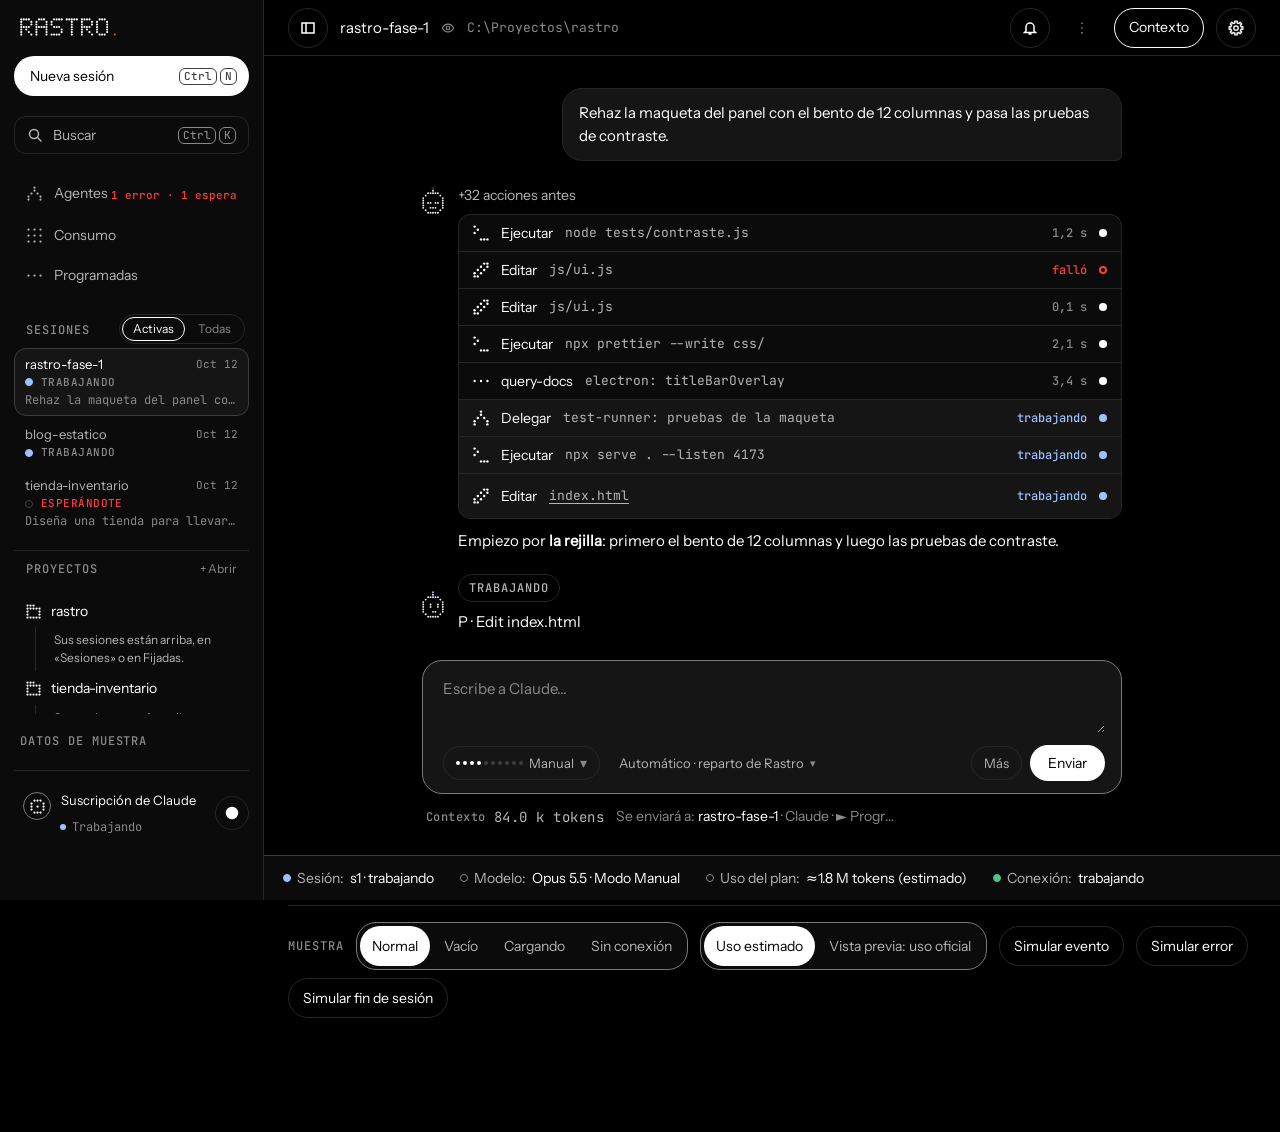
<file: index.html>
<!DOCTYPE html>
<html lang="es" data-theme="dark">
<head>
  <meta charset="utf-8">
  <meta name="robots" content="noindex">
  <meta name="viewport" content="width=device-width, initial-scale=1">
  <meta name="color-scheme" content="dark light">
  <!-- Política de contenido estricta: solo archivos propios, sin scripts en línea y sin red. Única
       excepción: elementos de estilo creados por script (los usa xterm.js para el tema de la consola; la
       interfaz nunca interpreta texto ajeno como HTML, así que nadie más puede crear uno). -->
  <meta http-equiv="Content-Security-Policy" content="default-src 'none'; script-src 'self'; style-src 'self'; style-src-elem 'self' 'unsafe-inline'; style-src-attr 'none'; font-src 'self'; img-src 'self' data:">
  <title>Rastro</title>
  <link rel="icon" type="image/svg+xml" href="assets/icon.svg">
  <script src="js/theme.js"></script>
  <link rel="stylesheet" href="vendor/xterm/xterm.css">
  <link rel="stylesheet" href="styles/styles.css">
</head>
<body>
<a class="skip" href="#main">Saltar al contenido</a>

<div class="app">
  <!-- Barra lateral (js/sidebar.js), como la de Claude Code Desktop: Nueva sesión, Buscar, secciones,
       Fijadas, las sesiones agrupadas por proyecto (con filtro, Agrupar y Ordenar, y Ver todas) y, abajo,
       el pie con el menú de la cuenta. Fija desde 900 px; por debajo, cajón. -->
  <aside id="barra" class="barra" aria-label="Barra lateral">
    <div class="sb-cab"><div id="marca" class="brand"></div><span id="sb-version" class="sb-version"></span></div>
    <button id="nueva" type="button" class="sb-nueva" aria-haspopup="dialog" aria-label="Crear nueva sesión" title="Nueva sesión (Ctrl+N)"><span class="sb-nueva-t">Nueva sesión</span><span class="sb-atajo" aria-hidden="true"><kbd class="t-mod" data-k="Ctrl"></kbd><kbd data-k="N"></kbd></span></button>
    <!-- Buscar (Ctrl+K): sesiones, prompts anteriores, archivos tocados, agentes y herramientas. -->
    <button id="buscar" type="button" class="sb-buscar" aria-haspopup="dialog" title="Buscar (Ctrl+K)">
      <svg viewBox="0 0 16 16" width="16" height="16" aria-hidden="true" class="ico" fill="none" stroke="currentColor" stroke-width="1.5" stroke-linecap="round"><circle cx="7" cy="7" r="4.5"/><path d="M10.5 10.5 14 14"/></svg>
      <span class="crece">Buscar</span>
      <span class="atajo" aria-hidden="true"><kbd class="t-mod" data-k="Ctrl"></kbd><kbd class="t-buscar" data-k="K"></kbd></span>
    </button>
    <nav id="nav" class="nav sb-nav" aria-label="Secciones">
      <button type="button" data-vista="sesiones" data-glifo="Agente">Agentes</button>
      <button type="button" data-vista="uso" data-glifo="Datos">Consumo</button>
      <!-- Programadas ("Scheduled" en Claude Code Desktop; antes "Routines"): tareas locales con horario (js/scheduled.js). -->
      <button id="nav-programadas" type="button" data-vista="programadas" data-glifo="Otra">Programadas</button>
    </nav>
    <div id="barra-desliza" class="sb-carpetas"></div>
    <!-- Insignias permanentes: si lo que se ve son datos de muestra y si la cuenta está bloqueada. -->
    <div class="sb-estado">
      <span id="b-muestra" class="badge" hidden>Datos de muestra</span>
      <span id="b-auth" class="badge" hidden></span>
      <!-- Fase 4: modo juego (interruptor): pausa la IA local y libera la GPU. -->
      <button id="b-juego" type="button" class="btn btn-small sb-juego" aria-pressed="false" hidden>Modo juego</button>
    </div>
    <!-- Pie: menú de la cuenta (ajustes, atajos, estado del equipo, guía) y el tema. -->
    <div class="sb-pie">
      <span class="pan-mas-caja sb-cuenta-caja">
        <button id="cuenta-btn" type="button" class="sb-cuenta" aria-haspopup="menu" aria-expanded="false" aria-label="Abrir el menú de la cuenta: Tu cuenta">
          <span class="sb-avatar" aria-hidden="true"></span>
          <span id="cuenta-nombre" class="sb-cuenta-n">Tu cuenta</span>
        </button>
        <!-- Conexión: si Rastro ve lo que hace Claude Code y si alguna sesión trabaja. -->
        <span id="b-conexion" class="sb-cuenta-m mono"></span>
      </span>
      <!-- Botón circular del tema: pasa de oscuro a claro y a automático (sigue al sistema). -->
      <button id="tema" type="button" class="icono"></button>
    </div>
  </aside>
  <div id="barra-fondo" class="barra-fondo" hidden></div>
  <div id="lado-fondo" class="barra-fondo" hidden></div>

  <div class="columna">
  <div class="cabeza">
    <!-- Cabecera de la pantalla (56 px del diseño): qué sesión se mira y, a la derecha, su estado, búsqueda y avisos.
         En la app de escritorio es también la zona de arrastre de la ventana. -->
    <header class="top">
      <button id="barra-btn" type="button" class="icono" aria-controls="barra" aria-expanded="true" aria-label="Cerrar barra lateral" title="Barra lateral"><svg viewBox="0 0 16 16" width="16" height="16" aria-hidden="true"><path class="hueco-i" d="M2 3h12v10H2zM6 3v10"/></svg></button>
      <div id="ses-barra" class="cab-ses">
        <span id="cab-nombre" class="cab-nombre"></span>
        <!-- D4: la sesión no la lanzó Rastro; aquí solo se observa. -->
        <span id="cab-lectura" class="cab-lectura" role="img" aria-label="Solo lectura" title="Solo lectura: esta sesión no la lanzó Rastro, aquí solo se observa." hidden><svg viewBox="0 0 16 16" width="14" height="14" aria-hidden="true"><path d="M1.5 8s2.4-4.5 6.5-4.5S14.5 8 14.5 8 12.1 12.5 8 12.5 1.5 8 1.5 8z"/><circle cx="8" cy="8" r="2"/></svg></span>
        <span id="cab-ruta" class="cab-ruta mono"></span>
        <!-- Vista de la transcripción (Ctrl+O): Normal, Pensamiento o Detallado. -->
        <span class="pan-mas-caja"><button id="vista-trans" type="button" class="cab-vista mono" aria-haspopup="menu" aria-expanded="false" hidden>Normal</button></span>
        <label class="sr" for="ses-elegida">Sesión elegida</label>
        <select id="ses-elegida" class="select cab-select" title="Cambiar de sesión"></select>
      </div>
      <span class="hueco"></span>
      <!-- Fase 4: aviso de que Claude no está disponible (modo continuidad). -->
      <button id="b-cont" type="button" class="badge alerta" hidden></button>
      <!-- Solo si la sesión elegida tiene Remote Control activo. -->
      <span id="b-remote" class="badge remote" hidden></span>
      <!-- Centro de avisos (js/notifications.js): historial con contador de no leídos. -->
      <span class="avisos-caja">
        <button id="avisos-btn" type="button" class="icono" aria-expanded="false" aria-controls="avisos-panel" aria-label="Abrir avisos" title="Avisos"><svg viewBox="0 0 16 16" width="16" height="16" aria-hidden="true"><path class="hueco-i" d="M4 11V7a4 4 0 0 1 8 0v4l1.5 1.5h-11zM6.5 14h3"/></svg><span id="avisos-cuenta" class="cuenta" hidden></span></button>
        <section id="avisos-panel" class="avisos-panel" role="dialog" aria-labelledby="avisos-t" hidden></section>
      </span>
      <button id="sonido-activar" type="button" class="btn btn-small" hidden>Activar sonido</button>
      <!-- Barra de la sesión (js/panes.js): Terminal, Cambios, Navegador y Archivos, y el menú ⋮ con los
           paneles sin botón y lo que no cabe en estrecho. Solo en el apartado Code. -->
      <div id="pan-botones" class="pan-botones" role="group" aria-label="Paneles de la sesión"></div>
      <span class="pan-mas-caja"><button id="pan-mas" type="button" class="icono pan-mas" aria-haspopup="menu" aria-expanded="false" aria-label="Abrir más paneles y opciones de la sesión" title="Más"><svg viewBox="0 0 16 16" width="16" height="16" aria-hidden="true" fill="none" stroke="currentColor" stroke-width="2.4" stroke-linecap="round"><path d="M8 3.2v.1M8 8v.1M8 12.8v.1"/></svg></button></span>
      <!-- Mostrar u ocultar el panel de detalles de la sesión. -->
      <button id="panel-btn" type="button" class="btn btn-small cab-panel" aria-controls="chat-lado" aria-expanded="true" aria-label="Ver el panel Contexto" title="Tareas y cambios de la sesión">Contexto</button>
      <!-- Ajustes: la tuerca. Al pulsarla se "desenrosca" (gira y se desplaza) y se abre la vista Ajustes. -->
      <button id="ajustes-btn" type="button" class="icono tuerca" aria-label="Abrir ajustes" title="Ajustes"></button>
      <!-- Por debajo de 1024 px la barra lateral (con la lista Sesiones) es un panel superpuesto: este botón la abre. -->
      <button id="menu" type="button" class="btn btn-small menu" aria-expanded="false" aria-controls="barra" aria-label="Ver la lista Sesiones">Sesiones</button>
    </header>
  </div>
  <div class="banners">
    <p id="sin-conexion" class="banner" role="alert" hidden>Rastro dejó de recibir lo que hace Claude Code. Lo ya recibido se conserva y se reintenta solo; si sigue así, revisa el estado del equipo en Ajustes.</p>
    <p id="sin-almacen" class="banner" role="alert" hidden>No se pudo usar el almacenamiento. La app funciona, pero los ajustes de esta sesión no se guardarán.</p>
  </div>

<div class="shell">
  <main id="main" tabindex="-1">

    <!-- ===== Chat: la vista inicial. La mascota con el campo de prompts y, debajo, la sesión en vivo ===== -->
    <section id="v-chat" class="view" aria-labelledby="h-chat">
      <h1 id="h-chat" class="sr" tabindex="-1">Chat</h1>
      <!-- Guía de primer uso: se puede omitir y volver a abrir desde Ajustes (js/app.js). -->
      <section id="guia" class="card guia" aria-labelledby="guia-t" hidden></section>
      <p id="cargando" class="label" hidden>Cargando</p>
      <div id="vacio" class="card" hidden>
        <div class="esc">
          <p>Todavía no hay sesiones. Pulsa <b>Crear sesión</b> para empezar, o abre Claude Code en tu equipo: Rastro lee los registros que guarda en esta carpeta y la sesión aparecerá aquí sola.</p>
          <p id="vacio-ruta" class="mono"></p>
          <div class="row">
            <button id="vacio-copiar" type="button" class="btn">Copiar ruta</button>
            <button id="vacio-nueva" type="button" class="btn">Crear sesión</button>
          </div>
        </div>
        <div class="card-pie"><h2 class="label">Sin sesiones</h2></div>
      </div>

      <div id="chat-cuerpo" class="chat-1a">
        <div class="chat-col">
          <!-- Conversación (diseño 1a): tus mensajes y, debajo de cada uno, lo que hizo Claude (js/conversation.js). -->
          <section id="conv" class="conv" aria-label="Conversación de la sesión elegida"></section>
          <!-- Turno en vivo: la mascota es el avatar de Claude; su burbuja dice qué hace y debajo llega la respuesta. -->
          <div class="conv-vivo">
            <div id="masc-figura" class="masc-figura"></div>
            <div class="conv-vivo-cuerpo">
              <div id="masc-burbuja" class="burbuja"></div>
              <div id="masc-resp" class="masc-resp" hidden></div>
              <!-- Permiso pendiente de la sesión elegida: Aprobar o Rechazar. Se pinta solo cuando cambia. -->
              <section id="masc-permiso" class="masc-permiso" aria-labelledby="masc-permiso-t" hidden></section>
            </div>
          </div>
          <div class="compositor">
            <!-- Vista previa antes de enviar (B6), sugerencia del optimizador, decisión y cola. -->
            <section id="masc-previa" class="previa" aria-labelledby="masc-previa-t" hidden></section>
            <section id="masc-sugerencia" class="masc-sugerencia" aria-labelledby="masc-sug-t" hidden></section>
            <div id="masc-decision" class="masc-decision" hidden></div>
            <section id="masc-cola" class="masc-cola" aria-labelledby="masc-cola-t" hidden></section>
            <form id="masc-form" class="masc-form comp-caja">
              <label id="masc-destino" class="sr" for="masc-prompt">Mensaje</label>
              <textarea id="masc-prompt" class="comp-texto" rows="2" placeholder="Escribe a Claude…" autocomplete="off" spellcheck="false" maxlength="20000" aria-describedby="masc-ayuda"></textarea>
              <!-- Debajo del texto, como en claude.ai: a la izquierda el modo y los envíos forzados; a la derecha el
                   selector de modelo y Enviar, en la esquina inferior derecha de la caja. -->
              <div class="comp-fila">
                <!-- Modo de uso (Selector Modo del diseño): qué puede hacer Claude sin preguntar. Se pinta en js/chat.js. -->
                <fieldset id="masc-modo" class="modo selector-modo"></fieldset>
                <button id="masc-modelo" type="button" class="comp-pildora mod-boton" aria-haspopup="dialog"><span class="sr">Cambiar modelo: </span>Automático · reparto de Rastro</button>
                <span class="hueco"></span>
                <!-- Bloque B: lo demás (esfuerzo de la IA local, cola, biblioteca, caveman, Remote Control) va en "Más". -->
                <button id="masc-mas" type="button" class="comp-pildora comp-mas" aria-expanded="false" aria-controls="masc-mas-panel" aria-label="Mostrar más opciones del mensaje" title="Esfuerzo de la IA local, cola, biblioteca, caveman y Remote Control">Más</button>
                <button id="masc-enviar" type="submit" class="comp-enviar">Enviar</button>
              </div>
            </form>
            <div id="masc-mas-panel" class="comp-chips" role="group" aria-label="Más opciones del mensaje" hidden>
              <!-- Esfuerzo de la IA local y económica (esfuerzo.json); no es el esfuerzo de Claude (DECISIONES-PENDIENTES.md, D2). -->
              <span class="pan-mas-caja esf-caja"><button id="masc-esfuerzo" type="button" class="chip-b esf-boton" aria-haspopup="menu" aria-expanded="false" data-v="">Esfuerzo</button></span>
              <button id="masc-encolar" type="button" class="chip-b" aria-label="Añadir a la cola" title="Añadir este mensaje a la cola: sale cuando termine lo que está en marcha">Cola<span id="masc-cola-n"></span></button>
              <button id="masc-biblio" type="button" class="chip-b" aria-haspopup="dialog" aria-label="Abrir la biblioteca de prompts">Biblioteca</button>
              <button id="masc-nueva" type="button" class="chip-b" aria-label="Empezar nueva sesión con esto">Nueva sesión con esto</button>
              <select id="masc-caveman" class="chip-b chip-select" aria-label="Modo caveman: respuestas breves" title="Caveman: respuestas breves y telegráficas. No cambia tu mensaje ni el código.">
                <option value="">Caveman: no</option><option value="caveman">caveman</option><option value="ultracave">ultracave</option><option value="megacave">megacave</option>
              </select>
              <!-- Remote Control de la sesión elegida: activo, o abrirla con Remote Control en la Terminal. -->
              <button id="masc-rc" type="button" class="chip-b" aria-pressed="false" hidden>Remote Control</button>
            </div>
            <div class="comp-meta">
              <!-- Contexto ocupado por la sesión elegida (último turno del agente principal). -->
              <span id="masc-ctx" class="comp-ctx" hidden></span>
              <!-- A dónde irá lo que escribas, en vivo (cambia al apuntar a Encolar o a los envíos forzados). -->
              <p id="masc-envio" class="destino-envio comp-destino"></p>
              <span id="masc-ayuda" class="comp-ayuda mono">Enter envía · Mayús+Enter línea · ↑ ↓ anteriores</span>
            </div>
          </div>
          <!-- Detalles de la sesión (2026-11-07): lo que antes iba en el desplegable "Más detalles" y no está en el panel
               Contexto. Se abre con el enlace del pie del panel y ocupa el sitio de la conversación (js/session-view.js).
               Lo que ya tiene su pestaña (Actividad, Cambios recientes, mapa de agentes, uso del plan) solo se enlaza. -->
          <section id="chat-detalles" class="chat-detalles" aria-labelledby="h-detalles" hidden>
            <div class="det-cab">
              <h2 id="h-detalles" class="det-tit" tabindex="-1">Detalles de la sesión <span id="det-sesion" class="mono note"></span></h2>
              <button id="det-volver" type="button" class="btn btn-small">Volver a la conversación</button>
            </div>
            <div class="det-grupo">
              <section id="det-github" class="card det" aria-labelledby="t-det-gh"></section>
              <section id="det-conectores" class="card det" aria-labelledby="t-det-con"></section>
            </div>
            <div id="masc-uso" class="masc-uso" hidden></div>
        <section class="card k-mo" aria-labelledby="t-mo">
          <div id="modelos-uso" class="esc"></div>
          <div class="card-pie"><h2 id="t-mo" class="label">Modelos en uso <span data-ayuda="modelos"></span></h2><span id="modelos-cuenta" class="note"></span></div>
        </section>
        <section class="card k-cr" aria-labelledby="t-cr">
          <div id="carrete" class="esc centro"></div>
          <div class="card-pie"><h2 id="t-cr" class="label">Últimas acciones <span data-ayuda="herramienta"></span></h2><button type="button" class="mas" data-ir="tiempo" aria-label="Ir a la línea de tiempo"></button></div>
        </section>
        <section class="card k-ti" aria-labelledby="t-ti">
          <div class="esc">
            <div class="row between">
              <div id="tl-filtro"></div>
              <div class="row">
                <button id="ir-final" type="button" class="btn btn-small" hidden>Ir al final</button>
                <button id="pausar" type="button" class="btn btn-small" aria-pressed="false">Pausar</button>
              </div>
            </div>
            <div id="tiempo" class="tiempo"></div>
          </div>
          <div class="card-pie"><h2 id="t-ti" class="label">Línea de tiempo</h2><span id="tl-nota" class="label"></span></div>
        </section>
        <section class="card k-ag" aria-labelledby="t-ag">
          <div class="esc"><ul id="arbol" class="arbol" role="tree" aria-labelledby="t-ag"></ul></div>
          <div class="card-pie"><h2 id="t-ag" class="label">Agentes</h2><button type="button" class="mas" data-ir="sesiones" data-mapa="1" aria-label="Abrir el mapa de agentes"></button></div>
        </section>
        <section class="card k-he" aria-labelledby="t-he">
          <div class="esc"><ul id="herr-mini" class="lista"></ul></div>
          <div class="card-pie"><h2 id="t-he" class="label">Herramientas</h2><button type="button" class="mas" data-ir="estadisticas" aria-label="Abrir las herramientas en Estadísticas, en Consumo"></button></div>
        </section>
            <nav class="card det det-otras" aria-labelledby="t-det-otras">
              <div class="esc det-esc"><ul class="det-lista">
                <li><button type="button" class="enlace" data-ir="estadisticas">Actividad y herramientas de todas las sesiones</button> <span class="note mono">Consumo › Estadísticas</span></li>
                <li><button type="button" class="enlace" data-ir="cambios">Cambios recientes</button> <span class="note mono">Cambios</span></li>
                <li><button type="button" class="enlace" data-ir="sesiones" data-mapa="1">Mapa de agentes</button> <span class="note mono">Agentes</span></li>
                <li><button type="button" class="enlace" data-ir="consumo">Uso del plan</button> <span class="note mono">Consumo › Tu plan</span></li>
                <li><button type="button" class="enlace" data-ir="orquestacion">A dónde fue cada prompt</button> <span class="note mono">Consumo › Reparto automático</span></li>
              </ul></div>
              <div class="card-pie"><h2 id="t-det-otras" class="label">En otras pestañas</h2></div>
            </nav>
          </section>
        </div>
        <!-- Panel derecho de Chat (300 px; js/chat-columns.js y js/session-details.js): Tareas, Contexto, Entorno,
             Cambios y Tareas en segundo plano. Desde 1280 px es una columna; por debajo, un panel superpuesto
             que abre el botón "Contexto" de la cabecera. -->
        <aside id="chat-lado" class="chat-lado" aria-labelledby="chat-lado-t">
          <div class="lado-cab">
            <h2 id="chat-lado-t" class="label" tabindex="-1">Contexto</h2>
            <button id="lado-cerrar" type="button" class="btn btn-small lado-cerrar" aria-label="Cerrar el panel Contexto">Cerrar</button>
          </div>
          <!-- De arriba abajo (2026-11-07): Tareas, Contexto (como /context), Entorno, Cambios y Tareas en segundo plano.
               El resto de la sesión está en "Detalles de la sesión", con el enlace del pie. -->
          <section id="lado-tareas" class="card det" aria-labelledby="t-lado-tareas"></section>
          <section id="det-contexto" class="card det" aria-labelledby="t-det-contexto"></section>
          <section id="det-entorno" class="card det" aria-labelledby="t-det-ent"></section>
          <section id="lado-cambios" class="card det" aria-labelledby="t-lado-cambios"></section>
          <section id="det-tareas" class="card det" aria-labelledby="t-det-tar"></section>
          <p class="lado-pie"><button id="lado-ver-detalles" type="button" class="enlace" aria-controls="chat-detalles">Detalles de la sesión</button></p>
        </aside>
      </div>
    </section>

    <!-- ===== Sesiones ===== -->
    <section id="v-sesiones" class="view" aria-labelledby="h-sesiones" hidden>
      <h1 id="h-sesiones" class="sr" tabindex="-1">Agentes</h1>
      <p class="intro ag-intro">Quién trabaja ahora: el modelo líder al centro y sus agentes alrededor. Toca uno para ver su actividad, aprobar permisos o pararlo.</p>
      <div class="ag-barra">
        <span id="ag-contexto" class="ag-contexto mono"></span>
        <span class="hueco"></span>
        <div id="ag-alcance"></div>
        <div id="ses-modo"></div>
      </div>
      <!-- Mapa hub and spoke (js/orchestrator-map.js): modelo líder al centro, ramas por tipo de agente y panel de actividad. -->
      <div id="ag" class="ag-mapa"></div>
      <div id="ses-dos" class="dos">
        <section class="card" aria-labelledby="t-ses">
          <div class="esc">
            <div class="row between"><div id="ses-filtro"></div></div>
            <ul id="ses-lista" class="sesiones"></ul>
          </div>
          <div class="card-pie"><h2 id="t-ses" class="label">Sesiones</h2></div>
        </section>
        <div class="col">
          <div id="ses-detalle" class="col"></div>
          <!-- Reproducción de la sesión: se pinta aparte, para que los datos nuevos no le quiten el foco. -->
          <div id="ses-repro" class="col"></div>
        </div>
      </div>
    </section>

    <!-- ===== Cambios ===== -->
    <section id="v-cambios" class="view" aria-labelledby="h-cambios" hidden>
      <h1 id="h-cambios" class="sr" tabindex="-1">Cambios</h1>
      <p class="intro">Qué archivos tocaron las sesiones y qué cambió en cada uno, línea a línea.</p>
      <!-- Parches de los asistentes baratos: esperan la aprobación de la persona. -->
      <div id="cam-parches" class="col" hidden></div>
      <div class="dos">
        <section class="card" aria-labelledby="t-cam-l">
          <div class="esc">
            <div id="cam-grupo"></div>
            <div id="cam-lista"></div>
          </div>
          <div class="card-pie"><h2 id="t-cam-l" class="label">Archivos tocados</h2><button type="button" class="mas" data-ir="estadisticas" aria-label="Abrir la tabla de archivos en Estadísticas, en Consumo"></button></div>
        </section>
        <section class="card" aria-labelledby="t-cam-d">
          <div class="esc">
            <div class="row between">
              <div id="cam-modo" class="solo-ancho"></div>
              <button id="cam-copiar" type="button" class="btn btn-small">Copiar diferencias</button>
            </div>
            <div id="cam-diff" class="col"></div>
          </div>
          <div class="card-pie"><h2 id="t-cam-d" class="label">Diferencias</h2><span id="cam-nota" class="label"></span></div>
        </section>
      </div>
    </section>

    <!-- ===== Archivos: el árbol de la carpeta de trabajo de la sesión elegida (js/explorer.js) ===== -->
    <section id="v-archivos" class="view" aria-labelledby="h-archivos" hidden>
      <h1 id="h-archivos" class="sr" tabindex="-1">Archivos</h1>
      <p class="intro">La carpeta en la que trabaja la sesión elegida: abre, crea, renombra o envía archivos a la papelera.</p>
      <div class="dos arch-dos">
        <section class="card" aria-labelledby="t-arch">
          <div id="arch" class="esc"></div>
          <div class="card-pie"><h2 id="t-arch" class="label">Archivos</h2></div>
        </section>
        <section id="arch-tarjeta" class="card" aria-labelledby="t-arch-sel" hidden>
          <div id="arch-acciones" class="esc"></div>
          <div class="card-pie"><h2 id="t-arch-sel" class="label">Elegido</h2></div>
        </section>
      </div>
      <!-- Editor del archivo elegido (js/file-editor.js): Guardar y Cancelar, o guardado automático; conflictos con el disco. -->
      <section id="arch-editor" class="card arch-editor" aria-labelledby="t-arch-ed" hidden></section>
    </section>

    <!-- ===== Consola: terminales reales en la carpeta de la sesión elegida (js/console.js) ===== -->
    <section id="v-consola" class="view" aria-labelledby="h-consola" hidden>
      <h1 id="h-consola" class="sr" tabindex="-1">Terminal</h1>
      <p class="intro">Una terminal abierta en la carpeta de la sesión elegida, para escribir órdenes tú mismo.</p>
      <section class="card" aria-labelledby="t-consola">
        <div class="esc consola-esc">
          <div class="row between">
            <div id="con-pestanas" class="con-pestanas" role="tablist" aria-label="Terminales"></div>
            <button id="con-nueva" type="button" class="btn btn-small">Abrir terminal</button>
          </div>
          <div id="con-cuerpo" class="con-cuerpo"></div>
          <p id="con-nota" class="note"></p>
        </div>
        <div class="card-pie"><h2 id="t-consola" class="label">Terminal</h2><span class="label"><kbd>Ctrl</kbd>+<kbd>Mayús</kbd>+<kbd>C</kbd> copia · <kbd>Ctrl</kbd>+<kbd>Mayús</kbd>+<kbd>V</kbd> pega</span></div>
      </section>
    </section>

    <!-- ===== Uso: dos vistas internas, Consumo y Estadísticas ===== -->
    <section id="v-uso" class="view" aria-labelledby="h-uso" hidden>
      <h1 id="h-uso" class="sr" tabindex="-1">Consumo</h1>
      <p class="intro">Cuánto llevas usado de tu plan de Claude y en qué se fue.</p>
      <div id="uso-sub"></div>
      <div id="uso-consumo" class="view">
        <div id="uso-bloques" class="tres"></div>
        <div class="dos">
          <section class="card" aria-labelledby="t-uso-m">
            <div class="esc plano"><div id="uso-modelos" class="table-wrap" role="group" aria-label="Tabla de uso por modelo" tabindex="0"></div></div>
            <div class="card-pie"><h2 id="t-uso-m" class="label">Por modelo</h2></div>
          </section>
          <section class="card" aria-labelledby="t-uso-s">
            <div class="esc plano"><div id="uso-sesiones" class="table-wrap" role="group" aria-label="Tabla de uso por sesión" tabindex="0"></div></div>
            <div class="card-pie"><h2 id="t-uso-s" class="label">Por sesión</h2></div>
          </section>
        </div>
        <div class="row between">
          <p id="uso-nota" class="help crece"></p>
          <!-- Solo en la app: una llamada mínima al CLI devuelve el porcentaje oficial de uso. -->
          <button id="medir-uso" type="button" class="btn btn-small" hidden>Medir ahora</button>
        </div>
      </div>
      <!-- Orquestación (Fase 3): a dónde fue cada prompt, cómo les fue a los modelos baratos y la cuota. -->
      <div id="uso-orquestacion" class="view" hidden></div>
      <!-- Fase 4: GPU y VRAM con sus topes, y el modo continuidad (pendientes para Claude). -->
      <div id="uso-recursos" class="view" hidden></div>
      <div id="uso-continuidad" class="view" hidden></div>
      <div id="uso-estadisticas" class="view" hidden>
        <div id="est-cifras" class="cifras"></div>

        <section class="card" aria-labelledby="t-est-ac">
          <div class="esc claro">
            <div id="cal-modo"></div>
            <div id="cal-caja" class="col"></div>
            <details>
              <summary class="label">Tabla equivalente</summary>
              <div id="cal-tabla" class="table-wrap" role="group" aria-label="Tabla equivalente de la actividad" tabindex="0"></div>
            </details>
          </div>
          <div class="card-pie"><h2 id="t-est-ac" class="label">Actividad</h2></div>
        </section>

        <section class="card" aria-labelledby="t-est-ri">
          <div id="ritmo" class="esc"></div>
          <div class="card-pie"><h2 id="t-est-ri" class="label">Ritmo</h2></div>
        </section>

        <div class="dos">
          <section class="card" aria-labelledby="t-est-he">
            <div class="esc plano"><div id="est-herr" class="table-wrap" role="group" aria-label="Tabla de herramientas" tabindex="0"></div></div>
            <div class="card-pie"><h2 id="t-est-he" class="label">Herramientas</h2></div>
          </section>
          <section class="card" aria-labelledby="t-est-arch">
            <div class="esc plano"><div id="est-arch" class="table-wrap" role="group" aria-label="Tabla de archivos" tabindex="0"></div></div>
            <div class="card-pie"><h2 id="t-est-arch" class="label">Archivos</h2></div>
          </section>
        </div>

      </div>
    </section>

    <!-- ===== Nueva sesión: una sola pantalla (js/new-session.js): Elegir entorno, el encargo y Enviar ===== -->
    <section id="v-programadas" class="view" aria-labelledby="h-programadas" hidden>
      <h1 id="h-programadas" class="sr" tabindex="-1">Programadas</h1>
      <p class="intro">Tareas que empiezan una sesión nueva de Claude a la hora que elijas, en una carpeta de este equipo.</p>
      <div id="prog" class="col"></div>
    </section>
    <section id="v-nueva" class="view" aria-labelledby="h-nueva" hidden><h1 id="h-nueva" class="sr" tabindex="-1">Nueva sesión</h1></section>

    <!-- ===== Ajustes: se abre con la tuerca de la cabecera (js/settings.js) =====
         Como en Claude: los apartados a la izquierda y, a la derecha, el apartado elegido. Lo que todavía no tiene
         una función real se ve desactivado con "Próximamente". -->
    <section id="v-ajustes" class="view" aria-labelledby="h-ajustes" hidden>
      <h1 id="h-ajustes" class="sr" tabindex="-1">Ajustes</h1>
      <div class="aj">
        <nav id="aj-nav" class="aj-nav" aria-label="Apartados de Ajustes"></nav>
        <div id="ajustes" class="aj-cuerpo">
          <h2 id="aj-titulo" class="aj-titulo" tabindex="-1"></h2>
          <div id="aj-contenido" class="col"></div>
          <!-- Tarjetas fijas que js/settings.js coloca en su apartado: Privacidad y General. -->
          <div id="aj-fijas" hidden>
        <section class="card" aria-labelledby="t-datos">
          <div class="esc">
            <p class="help">Rastro guarda su historial en <span class="mono" id="dir-datos">%APPDATA%\Rastro</span> durante 30 días, con un tope de 20 KB por entrada o salida. No toca los registros de Claude Code.</p>
            <div class="row">
              <button id="exportar" type="button" class="btn">Exportar respaldo</button>
              <button id="importar" type="button" class="btn">Importar respaldo</button>
              <input id="importar-archivo" type="file" accept="application/json,.json" aria-label="Archivo de respaldo" hidden>
              <button id="reiniciar" type="button" class="btn">Borrar historial</button>
            </div>
            <p id="datos-msg" class="note" role="status"></p>
            <!-- Al abrirse, el foco va a Cancelar; el grupo lleva la pregunta como nombre para que se oiga. -->
            <div id="reiniciar-conf" class="sub confirm" role="group" aria-labelledby="reiniciar-que" hidden>
              <p id="reiniciar-que">Se borrará el historial de sesiones y de actividad que guarda Rastro. Los registros de Claude Code y tus ajustes se conservan.</p>
              <div class="row">
                <button id="reiniciar-si" type="button" class="btn">Sí, borrar el historial</button>
                <button id="reiniciar-no" type="button" class="btn btn-primary">Cancelar</button>
              </div>
            </div>
            <div id="importar-conf" class="sub confirm" role="group" aria-labelledby="importar-que" hidden>
              <p id="importar-que"></p>
              <div class="row">
                <button id="importar-si" type="button" class="btn">Sí, reemplazar</button>
                <button id="importar-no" type="button" class="btn btn-primary">Cancelar</button>
              </div>
            </div>
          </div>
          <div class="card-pie"><h3 id="t-datos" class="label">Datos y respaldo</h3></div>
        </section>
        <section class="card" aria-labelledby="t-glos">
          <div class="esc"><p class="help">Las palabras que salen en Rastro, explicadas en una frase.</p><dl id="glosario" class="glosario"></dl></div>
          <div class="card-pie"><h3 id="t-glos" class="label">Glosario</h3></div>
        </section>
          </div>
          <!-- IA económicas: lo pinta js/assistants.js (proveedores, Ollama, catálogo, optimizador). -->
          <div id="aj-asistentes" class="col" hidden></div>
        </div>
      </div>
    </section>

  </main>

  <footer class="foot">
    <!-- Solo con datos de muestra: escenarios y simulación para revisar los estados de la maqueta. -->
    <div id="muestra" class="muestra" hidden>
      <span class="label">Muestra</span>
      <div id="sim-esc"></div>
      <div id="sim-uso"></div>
      <button id="sim-evento" type="button" class="btn btn-small">Simular evento</button>
      <button id="sim-error" type="button" class="btn btn-small">Simular error</button>
      <button id="sim-fin" type="button" class="btn btn-small">Simular fin de sesión</button>
    </div>
  </footer>
</div>
  </div><!-- .columna -->
</div><!-- .app -->

<!-- Barra de estado fija (js/status-bar.js): cada dato lleva a su pestaña. -->
<nav id="barra-estado" class="barra-estado" aria-label="Barra de estado"></nav>

<!-- Capas: asistente, paleta de búsqueda. -->
<div id="capa"></div>

<!-- Región de estado: aquí se escriben las frases que debe decir un lector de pantalla. Siempre
     presente y fuera de cualquier bloque oculto. La actividad en vivo NO pasa por aquí evento a evento. -->
<div id="status" class="sr" role="status" aria-atomic="false" aria-relevant="additions"></div>
<!-- Toasts: lo mismo que se anuncia, a la vista unos segundos (js/ui.js). -->
<div id="toasts" class="toasts"></div>

<script defer src="shared/folder.js"></script>
<script defer src="shared/ui-logic.js"></script>
<script defer src="js/ui.js"></script>
<script defer src="js/glyphs.js"></script>
<script defer src="js/data.js"></script>
<!-- Una de las dos rellena la capa de datos: el puente dentro de la app, la muestra en un navegador. -->
<script defer src="js/bridge.js"></script>
<script defer src="js/sample-data.js"></script>
<script defer src="js/notifications.js"></script>
<script defer src="js/sound.js"></script>
<script defer src="js/views.js"></script>
<script defer src="js/orchestrator-map.js"></script>
<script defer src="js/models-in-use.js"></script>
<script defer src="js/explorer.js"></script>
<script defer src="js/overlays.js"></script>
<script defer src="js/new-session.js"></script>
<script defer src="js/scheduled.js"></script>
<!-- Consola: xterm.js y sus complementos, tal cual los publica el paquete (sin copia propia). -->
<script defer src="vendor/xterm/xterm.js"></script>
<script defer src="vendor/xterm/addon-fit.js"></script>
<script defer src="vendor/xterm/addon-web-links.js"></script>
<script defer src="js/console.js"></script>
<script defer src="js/respuesta.js"></script>
<script defer src="js/chat.js"></script>
<script defer src="js/conversation.js"></script>
<script defer src="js/markdown.js"></script>
<script defer src="js/library.js"></script>
<script defer src="js/replay.js"></script>
<script defer src="js/assistants.js"></script>
<script defer src="js/models.js"></script>
<script defer src="js/sidebar.js"></script>
<script defer src="js/resources.js"></script>
<script defer src="js/app.js"></script>
<script defer src="js/panes.js"></script>
<script defer src="js/github-card.js"></script>
<script defer src="js/session-details.js"></script>
<script defer src="js/session-view.js"></script>
<script defer src="js/browser-pane.js"></script>
<script defer src="js/file-editor.js"></script>
<script defer src="js/tasks-pane.js"></script>
<script defer src="js/chat-columns.js"></script>
<script defer src="js/side-chat.js"></script>
<!-- js/diff-comments.js (comentarios en el diff) queda desconectado de la interfaz desde 2026-11-04: ver docs/PARIDAD-FINAL.md. -->
<script defer src="js/status-bar.js"></script>
<script defer src="js/shortcuts.js"></script>
<script defer src="js/ollama-probe.js"></script>
<script defer src="js/settings.js"></script>
<script defer src="js/turn-popup.js"></script>
</body>
</html>
</file>
<file: vendor/xterm/xterm.css>
/**
 * Copyright (c) 2014 The xterm.js authors. All rights reserved.
 * Copyright (c) 2012-2013, Christopher Jeffrey (MIT License)
 * https://github.com/chjj/term.js
 * @license MIT
 *
 * Permission is hereby granted, free of charge, to any person obtaining a copy
 * of this software and associated documentation files (the "Software"), to deal
 * in the Software without restriction, including without limitation the rights
 * to use, copy, modify, merge, publish, distribute, sublicense, and/or sell
 * copies of the Software, and to permit persons to whom the Software is
 * furnished to do so, subject to the following conditions:
 *
 * The above copyright notice and this permission notice shall be included in
 * all copies or substantial portions of the Software.
 *
 * THE SOFTWARE IS PROVIDED "AS IS", WITHOUT WARRANTY OF ANY KIND, EXPRESS OR
 * IMPLIED, INCLUDING BUT NOT LIMITED TO THE WARRANTIES OF MERCHANTABILITY,
 * FITNESS FOR A PARTICULAR PURPOSE AND NONINFRINGEMENT. IN NO EVENT SHALL THE
 * AUTHORS OR COPYRIGHT HOLDERS BE LIABLE FOR ANY CLAIM, DAMAGES OR OTHER
 * LIABILITY, WHETHER IN AN ACTION OF CONTRACT, TORT OR OTHERWISE, ARISING FROM,
 * OUT OF OR IN CONNECTION WITH THE SOFTWARE OR THE USE OR OTHER DEALINGS IN
 * THE SOFTWARE.
 *
 * Originally forked from (with the author's permission):
 *   Fabrice Bellard's javascript vt100 for jslinux:
 *   http://bellard.org/jslinux/
 *   Copyright (c) 2011 Fabrice Bellard
 *   The original design remains. The terminal itself
 *   has been extended to include xterm CSI codes, among
 *   other features.
 */

/**
 *  Default styles for xterm.js
 */

.xterm {
    cursor: text;
    position: relative;
    user-select: none;
    -ms-user-select: none;
    -webkit-user-select: none;
}

.xterm.focus,
.xterm:focus {
    outline: none;
}

.xterm .xterm-helpers {
    position: absolute;
    top: 0;
    /**
     * The z-index of the helpers must be higher than the canvases in order for
     * IMEs to appear on top.
     */
    z-index: 5;
}

.xterm .xterm-helper-textarea {
    padding: 0;
    border: 0;
    margin: 0;
    /* Move textarea out of the screen to the far left, so that the cursor is not visible */
    position: absolute;
    opacity: 0;
    left: -9999em;
    top: 0;
    width: 0;
    height: 0;
    z-index: -5;
    /** Prevent wrapping so the IME appears against the textarea at the correct position */
    white-space: nowrap;
    overflow: hidden;
    resize: none;
}

.xterm .composition-view {
    /* TODO: Composition position got messed up somewhere */
    background: #000;
    color: #FFF;
    display: none;
    position: absolute;
    white-space: nowrap;
    z-index: 1;
}

.xterm .composition-view.active {
    display: block;
}

.xterm .xterm-viewport {
    /* On OS X this is required in order for the scroll bar to appear fully opaque */
    background-color: #000;
    overflow-y: scroll;
    cursor: default;
    position: absolute;
    right: 0;
    left: 0;
    top: 0;
    bottom: 0;
}

.xterm .xterm-screen {
    position: relative;
}

.xterm .xterm-screen canvas {
    position: absolute;
    left: 0;
    top: 0;
}

.xterm-char-measure-element {
    display: inline-block;
    visibility: hidden;
    position: absolute;
    top: 0;
    left: -9999em;
    line-height: normal;
}

.xterm.enable-mouse-events {
    /* When mouse events are enabled (eg. tmux), revert to the standard pointer cursor */
    cursor: default;
}

.xterm.xterm-cursor-pointer,
.xterm .xterm-cursor-pointer {
    cursor: pointer;
}

.xterm.column-select.focus {
    /* Column selection mode */
    cursor: crosshair;
}

.xterm .xterm-accessibility:not(.debug),
.xterm .xterm-message {
    position: absolute;
    left: 0;
    top: 0;
    bottom: 0;
    right: 0;
    z-index: 10;
    color: transparent;
    pointer-events: none;
}

.xterm .xterm-accessibility-tree:not(.debug) *::selection {
  color: transparent;
}

.xterm .xterm-accessibility-tree {
  font-family: monospace;
  user-select: text;
  white-space: pre;
}

.xterm .xterm-accessibility-tree > div {
  transform-origin: left;
  width: fit-content;
}

.xterm .live-region {
    position: absolute;
    left: -9999px;
    width: 1px;
    height: 1px;
    overflow: hidden;
}

.xterm-dim {
    /* Dim should not apply to background, so the opacity of the foreground color is applied
     * explicitly in the generated class and reset to 1 here */
    opacity: 1 !important;
}

.xterm-underline-1 { text-decoration: underline; }
.xterm-underline-2 { text-decoration: double underline; }
.xterm-underline-3 { text-decoration: wavy underline; }
.xterm-underline-4 { text-decoration: dotted underline; }
.xterm-underline-5 { text-decoration: dashed underline; }

.xterm-overline {
    text-decoration: overline;
}

.xterm-overline.xterm-underline-1 { text-decoration: overline underline; }
.xterm-overline.xterm-underline-2 { text-decoration: overline double underline; }
.xterm-overline.xterm-underline-3 { text-decoration: overline wavy underline; }
.xterm-overline.xterm-underline-4 { text-decoration: overline dotted underline; }
.xterm-overline.xterm-underline-5 { text-decoration: overline dashed underline; }

.xterm-strikethrough {
    text-decoration: line-through;
}

.xterm-screen .xterm-decoration-container .xterm-decoration {
	z-index: 6;
	position: absolute;
}

.xterm-screen .xterm-decoration-container .xterm-decoration.xterm-decoration-top-layer {
	z-index: 7;
}

.xterm-decoration-overview-ruler {
    z-index: 8;
    position: absolute;
    top: 0;
    right: 0;
    pointer-events: none;
}

.xterm-decoration-top {
    z-index: 2;
    position: relative;
}



/* Derived from vs/base/browser/ui/scrollbar/media/scrollbar.css */

/* xterm.js customization: Override xterm's cursor style */
.xterm .xterm-scrollable-element > .scrollbar {
    cursor: default;
}

/* Arrows */
.xterm .xterm-scrollable-element > .scrollbar > .scra {
	cursor: pointer;
	font-size: 11px !important;
}

.xterm .xterm-scrollable-element > .visible {
	opacity: 1;

	/* Background rule added for IE9 - to allow clicks on dom node */
	background:rgba(0,0,0,0);

	transition: opacity 100ms linear;
	/* In front of peek view */
	z-index: 11;
}
.xterm .xterm-scrollable-element > .invisible {
	opacity: 0;
	pointer-events: none;
}
.xterm .xterm-scrollable-element > .invisible.fade {
	transition: opacity 800ms linear;
}

/* Scrollable Content Inset Shadow */
.xterm .xterm-scrollable-element > .shadow {
	position: absolute;
	display: none;
}
.xterm .xterm-scrollable-element > .shadow.top {
	display: block;
	top: 0;
	left: 3px;
	height: 3px;
	width: 100%;
	box-shadow: var(--vscode-scrollbar-shadow, #000) 0 6px 6px -6px inset;
}
.xterm .xterm-scrollable-element > .shadow.left {
	display: block;
	top: 3px;
	left: 0;
	height: 100%;
	width: 3px;
	box-shadow: var(--vscode-scrollbar-shadow, #000) 6px 0 6px -6px inset;
}
.xterm .xterm-scrollable-element > .shadow.top-left-corner {
	display: block;
	top: 0;
	left: 0;
	height: 3px;
	width: 3px;
}
.xterm .xterm-scrollable-element > .shadow.top.left {
	box-shadow: var(--vscode-scrollbar-shadow, #000) 6px 0 6px -6px inset;
}
</file>
<file: styles/styles.css>
/* Rastro — hoja de estilos.
   Sigue DESIGN.md: negro puro, blanco y un único acento rojo; bordes de 1 px, sin sombras ni
   degradados. La estética (tokens, tipografías, segmentos, botones, insignias) viene de TypeNothing;
   la estructura (barra superior única, tarjetas con escenario y pie, bento) viene de la foto de
   referencia. Fuera de los tres bloques de tokens no hay ningún color literal: lo comprueba
   tests/visual/visual.test.js. */

/* ---------- Tipografías ---------- */
/* Propias, en src/renderer/assets/fonts (SIL OFL 1.1; la licencia de cada una está junto a los archivos). Son
   variables: un archivo por familia cubre los pesos que admite DESIGN.md. */
@font-face { font-family:"Doto"; font-weight:600 800; font-display:swap; src:url("../assets/fonts/doto.woff2") format("woff2"); }
@font-face { font-family:"JetBrains Mono"; font-weight:400 500; font-display:swap; src:url("../assets/fonts/jetbrains-mono.woff2") format("woff2"); }
@font-face { font-family:"Instrument Sans"; font-weight:400 500; font-display:swap; src:url("../assets/fonts/instrument-sans.woff2") format("woff2"); }

/* ---------- Tokens ---------- */
:root {
  --bg:#F4F4F4; --surface:#FFFFFF; --surface-2:#EAEAEA;
  --line:#D8D8D8; --line-strong:#B5B5B5;
  --ink:#000000; --ink-2:#4F4F4F; --ink-3:#666666;
  --mark:#6E6E6E; --edge:#767676;
  --red:#D71921; --red-ink:#C4151D; --red-soft:rgba(215,25,33,.10);
  --heat-0:#B5B5B5; --heat-1:#8F8F8F; --heat-2:#616161; --heat-3:#313131; --heat-4:#000000;
  /* Colores de estado (excepción de DESIGN.md, "Estados"): solo para estados, siempre con forma o texto. */
  --ok:#17733A; --warn:#8A5A00; --sel:#0A5CC2;
  /* En curso (DESIGN.md v2, pendiente de aprobación): el rojo queda para error y atención. */
  --curso:#0A5CC2;
  --ok-soft:rgba(23,115,58,.10); --warn-soft:rgba(138,90,0,.10);
  --sombra:0 0 0 1px #FFFFFF, 0 10px 28px rgba(0,0,0,.18);
  --dots:url("data:image/svg+xml,%3Csvg xmlns='http://www.w3.org/2000/svg' width='20' height='20'%3E%3Crect width='1' height='1' fill='%23D8D8D8'/%3E%3C/svg%3E");
  --barra:36px;
  --f-display:"Doto","Courier New",monospace;
  --f-mono:"JetBrains Mono",ui-monospace,Menlo,Consolas,monospace;
  --f-ui:"Instrument Sans",system-ui,sans-serif;
  --r-card:20px; --r-field:12px; --r-sm:6px; --r-pill:999px;
  --gap:16px; --top:56px; --max:1440px;
  color-scheme:light;
}
@media (prefers-color-scheme: dark) {
  :root:not([data-theme="light"]) {
    --bg:#000000; --surface:#0B0B0B; --surface-2:#151515;
    --line:#262626; --line-strong:#3D3D3D;
    --ink:#FFFFFF; --ink-2:#B5B5B5; --ink-3:#8A8A8A;
    --mark:#7A7A7A; --edge:#7A7A7A;
    --red:#FF3D3D; --red-ink:#FF3D3D; --red-soft:rgba(255,61,61,.14);
    --heat-0:#3D3D3D; --heat-1:#606060; --heat-2:#858585; --heat-3:#C2C2C2; --heat-4:#FFFFFF;
    --dots:url("data:image/svg+xml,%3Csvg xmlns='http://www.w3.org/2000/svg' width='20' height='20'%3E%3Crect width='1' height='1' fill='%23262626'/%3E%3C/svg%3E");
    --ok:#4CC38A; --warn:#F2B33D; --sel:#9DC1FF; --curso:#9DC1FF; --ok-soft:rgba(76,195,138,.14); --warn-soft:rgba(242,179,61,.14);
    --sombra:0 0 0 1px #3D3D3D, 0 12px 32px rgba(0,0,0,.65);
    color-scheme:dark;
  }
}
:root[data-theme="dark"] {
  --bg:#000000; --surface:#0B0B0B; --surface-2:#151515;
  --line:#262626; --line-strong:#3D3D3D;
  --ink:#FFFFFF; --ink-2:#B5B5B5; --ink-3:#8A8A8A;
  --mark:#7A7A7A; --edge:#7A7A7A;
  --red:#FF3D3D; --red-ink:#FF3D3D; --red-soft:rgba(255,61,61,.14);
  --heat-0:#3D3D3D; --heat-1:#606060; --heat-2:#858585; --heat-3:#C2C2C2; --heat-4:#FFFFFF;
  --dots:url("data:image/svg+xml,%3Csvg xmlns='http://www.w3.org/2000/svg' width='20' height='20'%3E%3Crect width='1' height='1' fill='%23262626'/%3E%3C/svg%3E");
  --ok:#4CC38A; --warn:#F2B33D; --sel:#9DC1FF; --curso:#9DC1FF; --ok-soft:rgba(76,195,138,.14); --warn-soft:rgba(242,179,61,.14);
  --sombra:0 0 0 1px #3D3D3D, 0 12px 32px rgba(0,0,0,.65);
  color-scheme:dark;
}

/* ---------- Base ---------- */
*,*::before,*::after { box-sizing:border-box; }
html { -webkit-text-size-adjust:100%; text-size-adjust:100%; }
body {
  margin:0; min-height:100vh;
  background-color:var(--bg); background-image:var(--dots); background-size:20px 20px;
  color:var(--ink); font:400 16px/1.5 var(--f-ui);
}
[hidden] { display:none !important; }
button,input,select,textarea { font:inherit; color:inherit; }
h1,h2,h3,p,ul,ol,pre,dl,dd { margin:0; }
ul,ol { padding:0; list-style:none; }
:focus-visible { outline:2px solid var(--ink); outline-offset:2px; }
/* .sr: solo para lectores de pantalla. .peek: igual, pero se deja ver al recibir el foco. */
.sr, .peek:not(:focus):not(:active) {
  position:absolute; width:1px; height:1px; min-height:0; padding:0; border:0;
  overflow:hidden; clip-path:inset(50%); white-space:nowrap;
}
.skip { position:absolute; left:16px; top:-64px; z-index:40; padding:8px 12px; background:var(--ink); color:var(--bg); border-radius:var(--r-field); }
.skip:focus { top:8px; }

.help, .note { color:var(--ink-2); font-size:14px; }
.label { font:500 12px/1.4 var(--f-mono); letter-spacing:.08em; text-transform:uppercase; color:var(--ink-3); }
.mono { font:400 14px/1.6 var(--f-mono); overflow-wrap:anywhere; font-variant-ligatures:none; }
.row { display:flex; align-items:center; gap:12px; flex-wrap:wrap; }
.between { justify-content:space-between; }
.col { display:flex; flex-direction:column; gap:12px; min-width:0; }
.crece { flex:1 1 0; min-width:0; }
.derecha { align-items:flex-end; text-align:right; }
.num { text-align:right; font-variant-numeric:tabular-nums; }
/* El error nunca depende solo del color: rojo, subrayado ondulado y fondo tenue. */
.mal {
  color:var(--red-ink); background-color:var(--red-soft);
  text-decoration:underline wavy var(--red) 1.5px; text-underline-offset:4px; text-decoration-skip-ink:none;
}

/* ---------- Cabecera: una sola barra superior y, debajo, la franja de insignias permanentes ---------- */
/* La barra es también la zona de arrastre de la ventana. En la app de escritorio los controles de
   ventana de Windows se dibujan encima, a la derecha: se les reserva su ancho con las variables de
   entorno de la barra de título, que en un navegador valen 0. */
.cabeza { position:sticky; top:0; z-index:8; background-color:var(--bg); }
.top, .franja { padding-left:max(16px, calc((100vw - var(--max)) / 2)); padding-right:max(16px, calc((100vw - var(--max)) / 2)); }
.top {
  display:flex; align-items:center; gap:12px; height:var(--top);
  padding-right:max(calc(16px + 100vw - env(titlebar-area-width, 100vw)), calc((100vw - var(--max)) / 2));
  border-bottom:1px solid var(--line);
  -webkit-app-region:drag; app-region:drag;
}
.top > * { -webkit-app-region:no-drag; app-region:no-drag; }
.top .brand, .top .hueco { -webkit-app-region:drag; app-region:drag; }
.top .hueco { flex:1; }
/* Cada punto de la marca es un trazo de longitud cero con extremo redondo. */
.brand { flex:none; }
.brand svg { display:block; fill:none; stroke:var(--ink); stroke-width:3.4; stroke-linecap:round; }
.brand .head { stroke:var(--red); }
.top .menu { display:none; }
.nav { display:flex; align-items:center; gap:2px; }
.nav button {
  display:inline-flex; align-items:center; gap:8px; min-height:34px; padding:8px 10px;
  background:transparent; border:1px solid transparent; border-radius:var(--r-pill); color:var(--ink-2);
  font:500 12px/1 var(--f-mono); letter-spacing:.06em; text-transform:uppercase; white-space:nowrap; cursor:pointer;
  transition:color .14s, background-color .14s, border-color .14s;
}
.nav button:hover { color:var(--ink); background:var(--surface-2); }
/* El modo activo se distingue por su forma: píldora con borde y un punto delante. */
.nav button[aria-current="page"] { color:var(--ink); border-color:var(--ink); }
.nav button[aria-current="page"]::before { content:""; flex:none; width:6px; height:6px; border-radius:50%; background:var(--ink); }
.buscar {
  display:flex; align-items:center; justify-content:space-between; gap:12px; flex:0 1 240px; min-width:64px; min-height:40px; padding:6px 12px;
  background:var(--surface-2); border:1px solid var(--edge); border-radius:var(--r-field); color:var(--ink-2);
  font:400 14px/1.2 var(--f-ui); text-align:left; cursor:pointer; transition:border-color .14s;
}
.buscar:hover { border-color:var(--ink); }
.buscar .atajo { flex:none; }
.icono { display:grid; place-items:center; flex:none; width:34px; height:34px; padding:0; background:transparent; border:1px solid var(--line); border-radius:50%; color:var(--ink); cursor:pointer; transition:background-color .14s, border-color .14s; }
.icono:hover { border-color:var(--line-strong); background:var(--surface-2); }
.icono[aria-current="page"] { border-color:var(--ink); }
.icono svg { fill:currentColor; stroke:currentColor; stroke-width:1.5; }
.icono .hueco-i { fill:none; }
.franja { display:flex; align-items:center; justify-content:space-between; gap:6px 24px; flex-wrap:wrap; min-height:32px; padding-top:4px; padding-bottom:4px; border-bottom:1px solid var(--line); }
.franja > div { display:flex; align-items:center; gap:6px 16px; flex-wrap:wrap; min-width:0; }
/* En la franja las insignias van sin píldora: solo el texto entre corchetes, en mono de 12 px. */
.franja .badge { padding:0; border:0; border-radius:0; color:var(--ink-3); }
.franja .badge.alerta { color:var(--red-ink); text-decoration:underline wavy var(--red) 1.5px; text-underline-offset:4px; }
.franja .select { height:26px; max-width:320px; padding:0 8px; }
.banner { margin:16px auto 0; max-width:var(--max); padding:12px 16px; border:1px solid var(--red); border-radius:var(--r-field); background:var(--surface); font-size:14px; }
.banners { padding:0 16px; }

.shell { max-width:calc(var(--max) + 32px); margin:0 auto; padding:16px 16px 48px; }
main { display:flex; flex-direction:column; gap:48px; }
.view { display:flex; flex-direction:column; gap:var(--gap); }

/* ---------- Controles ---------- */
.seg {
  display:inline-flex; flex-wrap:wrap; gap:2px; max-width:100%; padding:3px;
  background:var(--surface); border:1px solid var(--edge); border-radius:var(--r-card);
}
.seg button {
  display:inline-flex; align-items:center; gap:6px; min-height:34px; padding:8px 12px;
  border:0; border-radius:var(--r-pill); background:transparent; color:var(--ink-2);
  font:500 12px/1 var(--f-mono); letter-spacing:.06em; text-transform:uppercase; cursor:pointer;
  transition:color .14s, background-color .14s;
}
.seg button:hover { background:var(--surface-2); color:var(--ink); }
.seg button[aria-checked="true"] { background:var(--ink); color:var(--bg); }
.select {
  max-width:100%; min-width:0; height:42px; padding:0 16px;
  background:var(--surface); border:1px solid var(--edge); border-radius:var(--r-pill);
  font:500 12px/1 var(--f-mono); letter-spacing:.04em; cursor:pointer;
}
.select:hover { border-color:var(--ink); }
.input {
  width:100%; min-width:0; min-height:42px; padding:10px 14px;
  background:var(--surface-2); border:1px solid var(--edge); border-radius:var(--r-field);
  font:400 14px/1.4 var(--f-mono);
}
.input::placeholder { color:var(--ink-3); opacity:1; }
.input:focus-visible { outline:0; border-color:var(--ink); }
.input[aria-invalid="true"] { border-color:var(--red); }
textarea.input { resize:vertical; }
input[type="range"] { accent-color:var(--ink); }
.campo { display:flex; flex-direction:column; align-items:flex-start; gap:8px; min-width:0; }
.campo > .input, .campo > textarea { align-self:stretch; }
/* Ruta escrita o pegada y, al lado, el botón que abre el diálogo del sistema. */
.ruta-campo { display:flex; flex-wrap:wrap; align-items:center; gap:8px; align-self:stretch; min-width:0; }
.ruta-campo .input { flex:1 1 200px; }
.recientes { align-self:stretch; }
.recientes > li { padding:6px 0; }
.recientes .enlace { font-size:14px; }

.btn {
  display:inline-flex; align-items:center; gap:8px; min-height:42px; padding:10px 18px;
  background:transparent; border:1px solid var(--line); border-radius:var(--r-pill); color:var(--ink);
  font:500 12px/1 var(--f-mono); letter-spacing:.08em; text-transform:uppercase; white-space:nowrap; cursor:pointer;
  transition:color .14s, background-color .14s, border-color .14s;
}
.btn:hover { border-color:var(--line-strong); background:var(--surface-2); }
.btn-primary { background:var(--ink); border-color:var(--ink); color:var(--bg); }
.btn-primary:hover { background:var(--ink-2); border-color:var(--ink-2); }
.btn-small { min-height:34px; padding:8px 14px; }
.btn.armed { border-color:var(--red); }
.btn:disabled { color:var(--ink-3); cursor:default; }
.btn:disabled:hover { border-color:var(--line); background:transparent; }
/* Deshabilitada, la acción principal pierde su relleno: se ve que aún no se puede pulsar. */
.btn-primary:disabled, .btn-primary:disabled:hover { background:transparent; border-color:var(--line); color:var(--ink-3); }
.btn svg { fill:none; stroke:currentColor; stroke-width:1.5; stroke-linecap:round; stroke-linejoin:round; }
/* Interruptor: el estado se lee en el texto (Sí / No), no solo en el relleno. */
.sw[aria-checked="true"] { background:var(--ink); border-color:var(--ink); color:var(--bg); }
.enlace { display:block; max-width:100%; min-width:0; padding:0; background:none; border:0; color:var(--ink); text-align:left; cursor:pointer; text-decoration:underline; text-decoration-color:var(--line-strong); text-underline-offset:4px; }
.enlace:hover { text-decoration-color:var(--ink); }
kbd { padding:2px 5px; border:1px solid currentColor; border-radius:var(--r-sm); font:500 12px/1 var(--f-mono); }
.key {
  min-width:24px; min-height:24px; padding:2px 6px; background:transparent; border:1px solid currentColor; border-radius:var(--r-sm);
  color:var(--ink); font:500 12px/1 var(--f-mono); cursor:pointer; transition:background-color .14s, border-color .14s;
}
.key:hover { background:var(--surface-2); }
.key.armed { border-color:var(--red); }

.badges { display:flex; align-items:center; gap:8px; flex-wrap:wrap; }
.badge {
  display:inline-flex; align-items:center; gap:8px; padding:6px 10px; white-space:nowrap;
  border:1px solid var(--line); border-radius:var(--r-pill); color:var(--ink-2);
  font:500 12px/1.2 var(--f-mono); letter-spacing:.08em; text-transform:uppercase;
}
.badge.alerta { border-color:var(--red); color:var(--ink); }
.chip { display:inline-block; flex:none; padding:3px 8px; border:1px solid var(--line); border-radius:var(--r-pill); color:var(--ink-2); font:500 12px/1.2 var(--f-mono); white-space:nowrap; font-variant-numeric:tabular-nums; }
.pt { display:inline-block; flex:none; width:6px; height:6px; border-radius:50%; background:var(--curso); }
/* Punto hueco: el indicador de conexión cuando ninguna sesión trabaja (INACTIVO). */
.pt.anillo { background:transparent; border:1px solid var(--ink-3); }
/* Remote Control activo en la sesión elegida: borde rojo, punto y texto; nunca solo el color. */
.badge.remote { border-color:var(--red); color:var(--ink); }
/* Fila de puntos: fases de una sesión (diseño, aprobación, código) y pasos del asistente. */
.dots { display:inline-flex; gap:4px; vertical-align:middle; }
.dots i { width:8px; height:8px; border-radius:50%; background:var(--line-strong); }
.dots i.on { background:var(--ink); }
/* Glifo de puntos 5×5: identidad de un agente o de una herramienta. Nunca lleva color propio. */
.glifo { flex:none; display:block; fill:var(--ink); }
.ag { display:inline-flex; align-items:center; flex:none; gap:6px; }
.ag .badge { padding:3px 6px; }

/* ---------- Estados: cada uno tiene su forma, además del color ---------- */
.est { position:relative; flex:none; display:inline-block; width:8px; height:8px; border:1px solid var(--ink-3); border-radius:50%; }
.est.g { width:16px; height:16px; }
.est.cola { border-color:var(--line-strong); }
.est.curso { background:var(--curso); border-color:var(--curso); }
.est.listo { background:var(--ink); border-color:var(--ink); }
.est.error { border:2px solid var(--red); }
.est.detenido::after { content:""; position:absolute; left:50%; top:-3px; bottom:-3px; width:1px; margin-left:-.5px; background:var(--ink-3); transform:rotate(45deg); }
/* En la línea de tiempo el nodo de un paso completado lleva una marca de verificación. */
.est.g.listo::after { content:""; position:absolute; left:4.5px; top:1.5px; width:4px; height:8px; border:solid var(--bg); border-width:0 1.5px 1.5px 0; transform:rotate(45deg); }

/* ---------- Tarjeta: marco exterior, escenario y tira de pie ---------- */
/* El contenido va en el escenario (el recuadro interior). El pie lleva el título y, si la tarjeta
   tiene una vista ampliada, la flecha que la abre: solo la flecha es un botón. */
.card { display:flex; flex-direction:column; min-width:0; padding:8px; background-color:var(--surface); border:1px solid var(--line); border-radius:var(--r-card); }
.esc { display:flex; flex-direction:column; flex:1; gap:16px; min-width:0; padding:16px; background-color:var(--bg); border:1px solid var(--line); border-radius:var(--r-field); }
.esc > .seg { align-self:flex-start; }
.esc.centro { align-items:center; justify-content:center; text-align:center; }
.esc.plano { padding:0; overflow:hidden; }
/* Los pasos del heatmap solo llegan a 3:1 sobre --surface: su escenario no usa --bg. */
.esc.claro { background-color:var(--surface); }
.card-pie { display:flex; align-items:center; justify-content:space-between; gap:12px; min-height:40px; padding:8px 12px 2px; }
.mas { display:grid; place-items:center; flex:none; width:32px; height:32px; margin:-4px -8px; padding:0; background:transparent; border:0; border-radius:50%; color:var(--ink-3); cursor:pointer; transition:color .14s, background-color .14s; }
.mas:hover { color:var(--ink); background:var(--surface-2); }
.mas svg { fill:none; stroke:currentColor; stroke-width:1.5; stroke-linecap:round; stroke-linejoin:round; }

.grande { display:flex; align-items:baseline; justify-content:center; gap:10px; font:800 96px/.9 var(--f-display); font-variant-numeric:tabular-nums; white-space:nowrap; }
.media { display:flex; align-items:baseline; gap:8px; font:700 56px/1 var(--f-display); font-variant-numeric:tabular-nums; white-space:nowrap; }
.chica { font:700 32px/1 var(--f-display); font-variant-numeric:tabular-nums; }
/* Desde el 90 % de uso la cifra pasa al rojo de texto, como los puntos del medidor. */
.grande.alto, .media.alto, .chica.alto { color:var(--red-ink); }
.grande small, .media small, .chica small { font:500 12px/1 var(--f-mono); letter-spacing:.08em; text-transform:uppercase; color:var(--ink-3); }
.cifras { display:grid; grid-template-columns:repeat(4,minmax(0,1fr)); gap:var(--gap); }

.bento {
  display:grid; grid-template-columns:repeat(12,minmax(0,1fr)); gap:var(--gap);
  grid-template-areas:
    "ma ma ma ma ma ma ma ma ma ma ma ma"
    "mo mo mo mo mo mo mo mo mo mo mo mo"
    "aa aa aa aa us us us us cr cr cr cr"
    "ti ti ti ti ac ac ac ac ac ac ac ac"
    "ag ag ag ag ca ca ca ca he he he he";
}
.k-ma { grid-area:ma; } .k-aa { grid-area:aa; } .k-us { grid-area:us; } .k-cr { grid-area:cr; } .k-ti { grid-area:ti; }
.k-ac { grid-area:ac; } .k-ag { grid-area:ag; } .k-ca { grid-area:ca; } .k-he { grid-area:he; }
.k-aa .esc, .k-us .esc, .k-cr .esc { min-height:300px; }
.dos { display:grid; grid-template-columns:minmax(0,5fr) minmax(0,7fr); gap:var(--gap); align-items:start; }
.tres { display:grid; grid-template-columns:repeat(3,minmax(0,1fr)); gap:var(--gap); }

/* ---------- Fila 0 de En vivo: la mascota ---------- */
/* Figura a la izquierda; a su lado la burbuja y el uso de la sesión; debajo, el campo del encargo. */
.masc { display:grid; grid-template-columns:auto minmax(0,1fr) minmax(300px,440px); grid-template-areas:"fig bur uso" "fig form form" "prev prev prev" "sug sug sug" "dec dec dec" "perm perm perm" "resp resp resp" "cola cola cola"; align-items:center; gap:12px 24px; }
.masc-figura { grid-area:fig; align-self:center; }
.mascota { display:block; width:80px; height:auto; fill:var(--ink); }
.mascota .punta.trabajando { fill:var(--curso); }
.mascota .punta.error { fill:none; stroke:var(--red); stroke-width:.8; }
.mascota .punta.reposo { fill:none; stroke:var(--ink-3); stroke-width:.6; }
.mascota .punta.escuchando { fill:none; stroke:var(--ink); stroke-width:.8; }
.mascota .punta.esperando { fill:var(--surface); stroke:var(--red); stroke-width:1.2; }
.mascota .punta.pensando, .mascota .punta.juego { fill:none; stroke:var(--ink-3); stroke-width:.6; }
.mascota .punta.continuidad { fill:none; stroke:var(--ink); stroke-width:.6; }
.mascota .punta.termino { fill:var(--ink); }
/* Biblioteca de prompts. */
.modal.biblio { width:min(720px,100%); }
#ajustes li.eventos { align-items:flex-start; }
#ses-repro input[type="range"], #repro-pos { width:100%; accent-color:var(--ink); }
.repro-res { overflow-wrap:anywhere; }
#aj-eventos { display:block; max-width:100%; overflow-x:auto; }
#aj-eventos th[scope="row"] { color:var(--ink); font-size:12px; text-transform:none; letter-spacing:0; }
.bib-item { align-items:flex-start; }
.bib-texto { display:-webkit-box; -webkit-line-clamp:2; -webkit-box-orient:vertical; overflow:hidden; white-space:pre-wrap; font-family:var(--f-mono); font-size:12px; }
.burbuja {
  grid-area:bur; position:relative; display:flex; flex-direction:column; align-items:flex-start; gap:8px; min-width:0; padding:12px 14px;
  background:var(--surface); border:1px solid var(--line); border-radius:var(--r-field); font:400 14px/1.6 var(--f-mono); overflow-wrap:anywhere; font-variant-ligatures:none;
}
/* Pico de la burbuja hacia la figura. */
.burbuja::before { content:""; position:absolute; left:-6px; top:22px; width:10px; height:10px; background:var(--surface); border:solid var(--line); border-width:0 0 1px 1px; transform:rotate(45deg); }
.burbuja .mal { background-color:transparent; }
.masc-uso { grid-area:uso; display:grid; grid-template-columns:auto minmax(0,1fr); grid-template-areas:"lab bad" "cif rei" "med med"; align-items:center; gap:8px 12px; min-width:0; padding-left:24px; border-left:1px solid var(--line); }
.masc-uso > .label { grid-area:lab; }
.masc-uso > .badges { grid-area:bad; justify-content:flex-end; }
.masc-uso > b { grid-area:cif; display:flex; align-items:baseline; gap:6px; white-space:nowrap; }
.masc-uso > .mono { grid-area:rei; color:var(--ink-3); font-size:12px; }
.masc-uso > .medidor { grid-area:med; }
.masc-uso > .note { grid-column:1 / -1; }
.masc-form { grid-area:form; display:flex; flex-direction:column; gap:8px; min-width:0; }
.masc-form textarea.input { min-height:72px; max-height:40vh; }
.masc-form textarea.input[readonly] { color:var(--ink-2); }
.masc-form .note kbd { font-size:11px; }
/* Respuesta al último prompt: estado, herramienta en curso y el texto que va llegando. */
.masc-resp { grid-area:resp; display:flex; flex-direction:column; gap:12px; min-width:0; padding:12px 14px; background:var(--surface); border:1px solid var(--line); border-radius:var(--r-field); }
.masc-resp .mal { background-color:transparent; }
.masc-resp .resp-aviso { color:var(--ink); font-weight:500; }
.resp-error { display:flex; flex-direction:column; gap:6px; }
.resp-error p { margin:0; }
.resp-error details pre { margin:6px 0 0; max-height:160px; overflow:auto; white-space:pre-wrap; font:400 12px/1.5 var(--f-mono); color:var(--ink-2); }
.masc-texto { max-height:360px; }
/* Permiso pendiente: borde rojo, porque espera a la persona. Sus botones son los únicos de la tarjeta. */
.masc-permiso { grid-area:perm; display:flex; flex-direction:column; gap:12px; min-width:0; padding:12px 14px; background:var(--surface); border:1px solid var(--red); border-radius:var(--r-field); }
.masc-permiso pre { max-height:160px; }
/* Cola: prompts en espera de la sesión, en orden, con sus botones pequeños. */
.masc-cola { grid-area:cola; display:flex; flex-direction:column; gap:8px; min-width:0; padding:12px 14px; border:1px solid var(--line); border-radius:var(--r-field); }
.masc-cola ol { display:flex; flex-direction:column; gap:6px; counter-reset:c; }
.masc-cola li { display:flex; align-items:center; gap:8px; min-width:0; font:400 14px/1.4 var(--f-mono); }
.masc-cola li::before { counter-increment:c; content:counter(c); flex:none; width:22px; color:var(--ink-3); font-size:12px; text-align:right; }
.masc-cola .t { flex:1 1 0; min-width:0; overflow:hidden; text-overflow:ellipsis; white-space:nowrap; }
.masc-cola .btn-small { min-height:28px; padding:4px 10px; }
/* Decisión del orquestador: a dónde fue el prompt y por qué. */
.masc-decision { grid-area:dec; display:flex; flex-wrap:wrap; align-items:center; gap:8px 12px; min-width:0; }
/* Sugerencia del optimizador: original y refinada lado a lado; lo añadido subrayado y con fondo, lo quitado tachado (sin color). */
.masc-sugerencia { grid-area:sug; display:flex; flex-direction:column; gap:12px; min-width:0; padding:12px 14px; border:1px solid var(--ink); border-radius:var(--r-field); }
.sug-lados { display:grid; grid-template-columns:minmax(0,1fr) minmax(0,1fr); gap:12px; }
.sug-texto { max-height:240px; }
.sug-mas { background:var(--surface-2); text-decoration:underline; text-underline-offset:3px; }
.sug-menos { color:var(--ink-3); text-decoration:line-through; }
/* Página Asistentes. */
#aj-asistentes .prov { align-items:stretch; }
#aj-asistentes .input.modelo { flex:1 1 220px; width:auto; }
#aj-asistentes .input.num { width:120px; }
#aj-asistentes .ruta-campo .input { flex:1 1 260px; }
.masc-sugerencia { container:sug / inline-size; }
@container sug (max-width:560px) { .sug-lados { grid-template-columns:minmax(0,1fr); } }

/* ---------- Fila 1 de En vivo: tres piezas protagonistas ---------- */
.glifos { display:flex; flex-wrap:wrap; justify-content:center; gap:12px 16px; }
.glifos li { display:flex; flex-direction:column; align-items:center; gap:6px; }
.minis { display:flex; flex-wrap:wrap; justify-content:center; gap:8px 24px; }
.minis div { display:flex; align-items:center; gap:6px; }
.minis dd { font:500 14px/1.4 var(--f-mono); font-variant-numeric:tabular-nums; }
/* Carrete: las últimas llamadas en una columna que se desvanece por opacidad, no por color. La
   línea más antigua se queda en 0,55, que es lo mínimo para que el texto siga en 4,5:1. */
.carrete { display:flex; flex-direction:column; gap:6px; width:100%; max-width:380px; text-align:left; }
.carrete li { display:flex; align-items:center; gap:8px; min-width:0; opacity:.55; color:var(--ink); font:400 14px/1.6 var(--f-mono); font-variant-ligatures:none; }
.carrete li:nth-last-child(5) { opacity:.62; } .carrete li:nth-last-child(4) { opacity:.7; } .carrete li:nth-last-child(3) { opacity:.8; }
.carrete li:nth-last-child(2) { opacity:.9; } .carrete li:last-child { opacity:1; }
.carrete .t { flex:1 1 0; min-width:0; overflow:hidden; text-overflow:ellipsis; white-space:nowrap; }
.carrete.sube { animation:sube .16s ease-out; }
.carrete-pie { width:100%; max-width:380px; height:22px; }
.carrete-pie i { display:block; width:2px; height:22px; background:var(--curso); }
.carrete-pie i.fin { width:12px; height:12px; margin-top:5px; border-radius:50%; background:var(--ink); }
@keyframes sube { from { transform:translateY(28px); } }

/* ---------- Árbol de agentes ---------- */
.arbol { display:flex; flex-direction:column; gap:2px; max-height:420px; overflow-y:auto; margin:-4px; padding:4px; }
.arbol ul { display:flex; flex-direction:column; gap:2px; margin:2px 0 0 13px; padding-left:10px; border-left:1px solid var(--line); }
.arbol li { border-radius:var(--r-field); }
.arbol li:focus-visible { outline:0; }
.arbol li:focus-visible > .nodo { outline:2px solid var(--ink); outline-offset:1px; }
.nodo { display:grid; grid-template-columns:auto auto minmax(0,1fr) auto; align-items:center; gap:4px 8px; padding:8px; border:1px solid transparent; border-radius:var(--r-field); cursor:pointer; transition:background-color .14s, border-color .14s; }
.nodo:hover { background:var(--surface-2); }
li[aria-selected="true"] > .nodo { background:var(--surface-2); border-color:var(--ink); }
.nodo .tipo { overflow:hidden; text-overflow:ellipsis; white-space:nowrap; font:400 14px/1.4 var(--f-mono); }
.nodo .meta { grid-column:2 / -1; color:var(--ink-3); font:400 12px/1.4 var(--f-mono); font-variant-numeric:tabular-nums; }
.nodo .badge { padding:3px 6px; }
/* Árbol de la vista Archivos: el mismo nodo, solo glifo y nombre. */
.arbol.archivos { max-height:min(62vh,680px); }
.arch-nodo { grid-template-columns:auto minmax(0,1fr); padding:6px 8px; }
.arch-nota { padding:4px 8px; font-size:12px; }
/* En Archivos el árbol es la pieza ancha y las acciones, la estrecha. En una columna, las acciones van arriba. */
.arch-dos { grid-template-columns:minmax(0,7fr) minmax(0,5fr); }
#arch-elegido, #arch-base { display:flex; }
/* La ruta ocupa lo que haga falta; si no cabe con el botón, el botón baja. */
.arch-cab > .col { flex:1 1 260px; }

/* ---------- Línea de tiempo vertical ---------- */
.k-ti .esc { background-image:var(--dots); background-size:20px 20px; }
.tiempo { position:relative; height:520px; overflow-y:auto; padding:4px 4px 4px 0; }
.riel { position:relative; padding-left:32px; }
.riel::before { content:""; position:absolute; left:7.5px; top:12px; bottom:12px; width:1px; background:var(--line); }
.pasos { display:flex; flex-direction:column; gap:14px; }
.paso { position:relative; display:flex; flex-direction:column; gap:6px; min-width:0; }
.paso > .est { position:absolute; left:-32px; top:4px; }
.paso > .est:not(.curso):not(.listo) { background-color:var(--bg); }
.paso-cab { display:grid; grid-template-columns:auto minmax(0,auto) minmax(0,1fr) auto; align-items:center; gap:8px; min-height:24px; }
.paso .nom { overflow:hidden; text-overflow:ellipsis; font:500 14px/1.4 var(--f-mono); white-space:nowrap; }
.paso .res { overflow:hidden; text-overflow:ellipsis; white-space:nowrap; color:var(--ink-2); font:400 14px/1.6 var(--f-mono); font-variant-ligatures:none; }
/* Subtarjeta de cada paso: quién lo hizo y con qué resultado. Se despliega para ver el detalle. */
.sub-cab {
  display:flex; align-items:center; gap:8px; width:100%; min-width:0; min-height:36px; padding:6px 10px;
  background:var(--surface-2); border:1px solid var(--line); border-radius:var(--r-field); color:var(--ink-2);
  font:400 12px/1.4 var(--f-mono); text-align:left; cursor:pointer; transition:border-color .14s;
}
.sub-cab:hover { border-color:var(--line-strong); }
.sub-cab .vista { flex:1 1 0; min-width:0; overflow:hidden; text-overflow:ellipsis; white-space:nowrap; font-variant-ligatures:none; }
/* Sobre --surface-2 el error va sin su fondo tenue: con él, el rojo del tema claro no llega a 4,5:1. */
.sub-cab .mal, .sub-cuerpo .mal { background-color:transparent; }
.sub-cab .chev { flex:none; fill:none; stroke:currentColor; stroke-width:1.5; stroke-linecap:round; stroke-linejoin:round; }
.sub-cab[aria-expanded="true"] { border-color:var(--ink); border-bottom-color:var(--line); border-radius:var(--r-field) var(--r-field) 0 0; color:var(--ink); }
.sub-cab[aria-expanded="true"] .chev { transform:rotate(180deg); }
.sub-cuerpo { display:flex; flex-direction:column; gap:12px; min-width:0; margin-top:-6px; padding:12px; background:var(--surface-2); border:1px solid var(--ink); border-top:0; border-radius:0 0 var(--r-field) var(--r-field); }
/* Borde vivo: bloque rojo al final del riel. Fijo mientras llegan eventos; parpadea tras 600 ms sin
   ninguno. Es la única animación continua de la interfaz. */
.vivo { position:relative; height:22px; margin-top:8px; }
.vivo::before { content:""; position:absolute; left:-25px; top:0; width:2px; height:22px; background:var(--curso); }
.vivo.quieto::before { animation:blink 1s steps(1) infinite; }
.fin { position:relative; height:12px; margin-top:10px; }
.fin::before { content:""; position:absolute; left:-30px; top:0; width:12px; height:12px; border-radius:50%; background:var(--ink); }
@keyframes blink { 50% { opacity:0; } }

.sub { display:flex; flex-direction:column; gap:12px; min-width:0; padding:16px; background:var(--surface-2); border:1px solid var(--line); border-radius:var(--r-field); }
.sub.confirm { border-color:var(--red); }
.dato { max-height:320px; overflow:auto; font:400 14px/1.6 var(--f-mono); white-space:pre-wrap; overflow-wrap:anywhere; tab-size:2; font-variant-ligatures:none; }
.dato.todo { max-height:none; }
.dato.err { color:var(--red-ink); }

/* ---------- Heatmap: el nivel va por brillo y por diámetro del punto ---------- */
/* El tamaño de la celda (--c) y su separación (--g) los fija la vista según el ancho disponible. */
.mapa-cab { display:flex; align-items:center; justify-content:space-between; gap:12px 24px; flex-wrap:wrap; }
.mapa-quien { display:flex; align-items:center; gap:12px; min-width:0; }
.recuadro { display:grid; place-items:center; flex:none; width:48px; height:48px; border:1px solid var(--line); border-radius:var(--r-field); background:var(--bg); }
.mapa-todo { flex:1; justify-content:space-between; gap:20px; }
.mapa { display:grid; grid-template-columns:auto auto; justify-content:center; gap:6px 8px; max-width:100%; }
.mapa-meses { position:relative; grid-column:2; height:14px; }
.mapa-meses span, .mapa-dias span, .leyenda { color:var(--ink-3); font:500 11px/14px var(--f-mono); letter-spacing:.06em; text-transform:uppercase; white-space:nowrap; }
.mapa-meses span { position:absolute; top:0; }
.mapa-dias { display:grid; grid-template-rows:repeat(7,var(--c, 8px)); gap:var(--g, 4px); }
.mapa-dias span { display:block; height:var(--c, 8px); line-height:var(--c, 8px); }
.calor { display:grid; grid-auto-flow:column; grid-template-rows:repeat(7,var(--c, 8px)); grid-auto-columns:var(--c, 8px); gap:var(--g, 4px); justify-content:start; width:max-content; border-radius:var(--r-sm); }
.calor [role="row"] { display:contents; }
.calor i, .leyenda i { display:grid; place-items:center; width:var(--c, 8px); height:var(--c, 8px); }
.calor i::before, .leyenda i::before { content:""; width:var(--d); height:var(--d); border-radius:50%; background:var(--h); }
.n0 { --d:2px; --h:var(--heat-0); } .n1 { --d:3px; --h:var(--heat-1); } .n2 { --d:4px; --h:var(--heat-2); }
.n3 { --d:5px; --h:var(--heat-3); } .n4 { --d:6px; --h:var(--heat-4); }
.calor .e { --h:var(--red); }
.calor:focus-visible .act { outline:1px solid var(--ink); outline-offset:1px; border-radius:var(--r-sm); }
.amplia .n0 { --d:3px; } .amplia .n1 { --d:5px; } .amplia .n2 { --d:6px; } .amplia .n3 { --d:8px; } .amplia .n4 { --d:10px; }
.mapa-pie { display:flex; align-items:center; justify-content:space-between; gap:8px 24px; flex-wrap:wrap; }
.leyenda { display:flex; align-items:center; gap:6px; margin-left:auto; }

/* ---------- Medidor de uso: 20 puntos, 5 % cada uno ---------- */
.medidor { display:flex; flex-wrap:wrap; gap:4px; }
.medidor i { width:8px; height:8px; border-radius:50%; background:var(--heat-0); }
.medidor i.on { background:var(--ink); }
.medidor.alto i.on { background:var(--red); }
.medidor.p { gap:2px; } .medidor.p i { width:4px; height:4px; }

/* ---------- Gráfico de ritmo ---------- */
.grafico svg { display:block; width:100%; height:auto; max-height:280px; overflow:visible; }
.g-punto { fill:var(--line-strong); }
.g-linea { fill:none; stroke:var(--ink); stroke-width:1.5; stroke-linejoin:round; vector-effect:non-scaling-stroke; }
.g-ultimo { fill:var(--ink); }
.g-fin { fill:var(--ink); }
.g-texto { fill:var(--ink-2); font:500 11px/1 var(--f-mono); }
.g-eje { fill:var(--ink-3); font:500 11px/1 var(--f-mono); }
.g-toque { fill:transparent; stroke:none; }
.g-serie:focus-visible { outline:0; }
.g-serie:focus-visible .g-linea { stroke-width:3; }
.g-serie:focus-visible .g-texto { fill:var(--ink); text-decoration:underline; }

/* ---------- Tablas, rutas y listas ---------- */
.table-wrap { overflow-x:auto; }
.table { width:100%; border-collapse:collapse; font:400 12px/1.4 var(--f-mono); }
.table th, .table td { padding:10px 12px; text-align:left; white-space:nowrap; border-bottom:1px solid var(--line); vertical-align:middle; }
.table th { font-weight:500; font-size:11px; letter-spacing:.08em; text-transform:uppercase; color:var(--ink-3); }
.table .num { text-align:right; }
.table tr:last-child td { border-bottom:0; }
.table tr.sel td { background:var(--surface-2); }
.table tr.sel td:first-child { border-left:2px solid var(--ink); }
.table td.grupo { background:var(--surface); }
.table td.ancha { width:99%; max-width:0; }
.table.densa th, .table.densa td { padding:10px 8px; }
.note.vacia { padding:12px 16px; }
/* Ruta con elipsis en el centro: se recorta la carpeta y el nombre del archivo se conserva. */
.ruta { display:flex; min-width:0; max-width:100%; font-family:var(--f-mono); font-variant-ligatures:none; }
.ruta .a { flex:0 1 auto; min-width:1ch; overflow:hidden; text-overflow:ellipsis; white-space:nowrap; color:var(--ink-2); }
.ruta .b { flex:0 0 auto; max-width:100%; overflow:hidden; text-overflow:ellipsis; white-space:nowrap; }
.lista { display:flex; flex-direction:column; }
.lista > li { display:flex; align-items:center; flex-wrap:wrap; gap:8px 12px; min-width:0; padding:10px 0; border-top:1px solid var(--line); font-size:14px; }
.lista > li:first-child { border-top:0; padding-top:0; }
.lista > li:last-child { padding-bottom:0; }
.lista > li > .input { flex:0 1 280px; width:auto; }
.lista .n { color:var(--ink-2); font:400 12px/1.4 var(--f-mono); font-variant-numeric:tabular-nums; white-space:nowrap; }
.solo-ancho { display:none; }
@media (min-width:1280px) { .solo-ancho { display:inline-flex; } }
summary { cursor:pointer; }
details[open] > summary { margin-bottom:12px; }

/* ---------- Sesiones ---------- */
.sesiones { display:flex; flex-direction:column; gap:12px; }
.ses { display:flex; flex-direction:column; gap:12px; padding:16px; background:var(--surface); border:1px solid var(--line); border-radius:var(--r-field); transition:border-color .14s; }
.ses.sel { border-color:var(--ink); }
/* Una sesión que espera a la persona lleva el borde izquierdo en rojo (y su insignia lo dice). */
.ses.atencion { border-left:3px solid var(--red); }
.ses-ult { display:flex; align-items:baseline; gap:8px; min-width:0; }
.ses-ult .label { flex:none; white-space:nowrap; }
.ses-ult .mono { overflow:hidden; text-overflow:ellipsis; white-space:nowrap; font-size:12px; }
.ses-nom { display:flex; align-items:center; gap:10px; min-width:0; font:500 14px/1.4 var(--f-mono); }
.resumen dt { margin-top:12px; }
.resumen dt:first-child { margin-top:0; }
.resumen dd { color:var(--ink-2); font-size:14px; }
.resumen li { padding-left:14px; text-indent:-14px; }
.resumen .lista li { padding-left:0; text-indent:0; }
.resumen dd > ul:not(.lista) > li::before { content:"· "; color:var(--ink-3); }
.puerta { border-color:var(--ink); }

/* ---------- Diff: sin verde ni rojo; la señal es la marca, el tachado y el fondo ---------- */
.diff { overflow:hidden; background:var(--surface); border:1px solid var(--line); border-radius:var(--r-field); font:400 14px/1.6 var(--f-mono); font-variant-ligatures:none; }
.diff-cab { padding:8px 12px; border-bottom:1px solid var(--line); }
.dl { position:relative; display:grid; grid-template-columns:3em 3em 1.6em minmax(0,1fr); color:var(--ink-2); }
.dl > * { padding:0 4px; }
.dl .n { color:var(--mark); text-align:right; user-select:none; }
.dl .n::before { content:attr(data-n); }
.dl .m { color:var(--ink); text-align:center; user-select:none; }
.dl .t { white-space:pre-wrap; overflow-wrap:anywhere; tab-size:2; }
.dl.mas-l { background:var(--surface-2); color:var(--ink); }
.dl.menos-l .t { color:var(--ink-3); text-decoration:line-through; }
.dl.nueva::after { content:""; position:absolute; left:4px; top:8px; width:6px; height:6px; border-radius:50%; background:var(--red); }
.dl.uno, .diff.partido .dl { grid-template-columns:3em 1.6em minmax(0,1fr); min-height:1.6em; }
.diff.partido .lados { display:grid; grid-template-columns:minmax(0,1fr) minmax(0,1fr); }
.diff.partido .lado + .lado { border-left:1px solid var(--line); }
/* Fragmento del diff dentro de la subtarjeta de un paso: mismo lenguaje, letra más pequeña. */
.sub-cuerpo .diff { font-size:12px; }

/* ---------- Capas: asistente, paleta de búsqueda y confirmaciones ---------- */
/* Velo opaco casi del todo: tapa el fondo sin desenfoque ni vidrio. */
.velo { position:fixed; inset:0; z-index:30; display:flex; align-items:flex-start; justify-content:center; padding:10vh 16px 16px; overflow-y:auto; background:color-mix(in srgb, var(--bg) 88%, transparent); }
.modal { width:min(560px,100%); gap:16px; padding:24px; border-color:var(--edge); }
.paleta-res { max-height:50vh; overflow-y:auto; }
.paleta-res [role="option"] { display:flex; align-items:center; gap:10px; min-height:40px; padding:8px 10px; border:1px solid transparent; border-radius:var(--r-field); cursor:pointer; font-size:14px; }
.paleta-res [role="option"].act { background:var(--surface-2); border-color:var(--ink); }
.paleta-res .label { padding:12px 10px 4px; }
.paleta-prompt { overflow:hidden; text-overflow:ellipsis; white-space:nowrap; font-family:var(--f-mono); font-size:12px; }

/* ---------- Consola ---------- */
.consola-esc { gap:12px; }
.con-pestanas { display:flex; flex-wrap:wrap; gap:6px; min-width:0; }
.con-pes { display:inline-flex; align-items:center; gap:2px; padding:2px; border:1px solid var(--line); border-radius:var(--r-pill); }
.con-pes.act { border-color:var(--ink); }
.con-pes [role="tab"] { display:inline-flex; align-items:center; gap:8px; min-height:30px; padding:4px 10px; background:transparent; border:0; border-radius:var(--r-pill); color:var(--ink-2); font:500 12px/1 var(--f-mono); letter-spacing:.04em; cursor:pointer; }
.con-pes.act [role="tab"] { color:var(--ink); }
.con-pes [role="tab"]:hover, .con-x:hover { background:var(--surface-2); }
.con-x { display:grid; place-items:center; width:28px; height:28px; padding:0; background:transparent; border:0; border-radius:50%; color:var(--ink-3); cursor:pointer; }
.con-x svg { fill:none; stroke:currentColor; stroke-width:1.5; stroke-linecap:round; }
.con-cuerpo { position:relative; height:min(64vh,720px); min-height:240px; }
.con-term { position:absolute; inset:0; padding:4px; }
.con-term .xterm { height:100%; }
.con-term .xterm-viewport { background-color:var(--bg) !important; }
.pasos-ind { display:flex; align-items:center; gap:12px; }

.foot { display:flex; align-items:center; gap:8px 24px; flex-wrap:wrap; margin-top:48px; padding-top:16px; border-top:1px solid var(--line); color:var(--ink-3); font-size:12px; }
.foot .muestra { display:flex; align-items:center; gap:8px 12px; flex-wrap:wrap; flex-basis:100%; }

/* ---------- Tablet: 8 columnas ---------- */
@media (max-width:1279px) {
  .k-he .lista { display:grid; grid-template-columns:repeat(2,minmax(0,1fr)); column-gap:32px; }
  .k-he .lista > li:nth-child(2) { border-top:0; padding-top:0; }
  .dos { grid-template-columns:minmax(0,1fr); }
  .arch-dos > #arch-tarjeta { order:-1; }
  .buscar .atajo { display:none; }
  .buscar { flex-basis:auto; }
  /* Seis modos caben en la barra hasta 1024 px: botones y huecos más ceñidos. */
  .top { gap:6px; }
  .top .btn-small { padding-left:12px; padding-right:12px; }
  .nav { gap:0; }
  /* La conexión también está en la barra de estado de abajo: aquí deja sitio a Avisos. */
  .top #b-conexion { display:none; }
  .nav button { padding-left:6px; padding-right:6px; }
}
/* ---------- Celular: una columna; la navegación pasa a un menú ---------- */
@media (max-width:1023px) {
  .cabeza { position:static; }
  .top { flex-wrap:wrap; height:auto; min-height:var(--top); padding-top:8px; padding-bottom:8px; gap:8px; }
  /* Dos filas: marca, tema y Menú arriba; búsqueda, conexión y la acción principal debajo. */
  .top .brand { order:0; }
  .top .icono { order:1; }
  .top #tema { margin-left:auto; }
  .top .menu { display:inline-flex; order:2; }
  .top .hueco { order:3; flex:0 0 100%; height:0; }
  .buscar { order:4; flex:1 1 80px; }
  .top .badge { order:5; }
  .top .btn-primary, #sonido-activar { order:6; }
  .nav { display:none; flex-basis:100%; flex-direction:column; align-items:stretch; order:9; }
  .top.open .nav { display:flex; }
  .nav button { min-height:40px; }
  .k-he .lista { display:flex; }
  .k-he .lista > li:nth-child(2) { border-top:1px solid var(--line); padding-top:10px; }
  .tres { grid-template-columns:minmax(0,1fr); }
  .tiempo { height:440px; }
  .k-aa .esc, .k-us .esc, .k-cr .esc { min-height:240px; }
}
/* Mascota estrecha: la figura junto a la burbuja; el uso y el campo, debajo. El porcentaje y el
   reinicio pasan a dos líneas: ningún texto se recorta. */
@media (max-width:760px) {
  .mascota { width:56px; }
  .masc-uso > .badges { justify-content:flex-start; }
  .masc-uso { grid-template-areas:"lab lab" "bad bad" "cif cif" "rei rei" "med med"; padding:16px 0 0; border-left:0; border-top:1px solid var(--line); }
}
/* Bento y mascota (.bento, .masc): responden al ancho de la columna central (contenedor "centro"), no al de la
   ventana, porque las columnas laterales le quitan sitio. Mismos nombres de áreas. */
@container centro (max-width:1279px) {
  .bento {
    grid-template-columns:repeat(8,minmax(0,1fr));
    grid-template-areas:
      "ma ma ma ma ma ma ma ma"
      "mo mo mo mo mo mo mo mo"
      "aa aa aa aa us us us us"
      "cr cr cr ti ti ti ti ti"
      "ac ac ac ac ac ac ac ac"
      "ag ag ag ag ca ca ca ca"
      "he he he he he he he he";
  }
}
@container centro (max-width:1023px) {
  .bento { display:flex; flex-direction:column; }
}
@container centro (max-width:760px) {
  .masc { grid-template-columns:auto minmax(0,1fr); grid-template-areas:"fig bur" "uso uso" "form form" "prev prev" "sug sug" "dec dec" "perm perm" "resp resp" "cola cola"; gap:16px 12px; }
}
@media (max-width:640px) {
  .esc { padding:12px; }
  .esc.plano { padding:0; }
  .modal { padding:16px; }
  .cifras { grid-template-columns:repeat(2,minmax(0,1fr)); }
  .grande { font-size:56px; }
  .media { font-size:32px; }
  .seg button { padding:8px 10px; }
  .paso-cab { grid-template-columns:auto minmax(0,1fr) auto; }
  .paso .res { grid-column:1 / -1; grid-row:2; }
  .dl { grid-template-columns:2.4em 1.4em minmax(0,1fr); }
  .dl .n.viejo { display:none; }
  .velo { padding-top:16px; }
}

/* ---------- Alto contraste del sistema ---------- */
/* Con colores forzados los fondos se pierden: lo que se distinguía por su relleno se dibuja con
   bordes en colores de sistema. Un punto lleno es un borde que ocupa todo el círculo. */
@media (forced-colors: active) {
  .seg button[aria-checked="true"], .sw[aria-checked="true"] { margin:-2px; border:2px solid Highlight; }
  .nav button[aria-current="page"] { border-color:Highlight; }
  .nav button[aria-current="page"]::before { background:none; border:3px solid Highlight; }
  .dots i, .medidor i { border:1px solid CanvasText; background:none; }
  .dots i.on, .medidor i.on { border-width:4px; }
  .medidor.p i.on { border-width:2px; }
  .medidor.alto i.on { border-color:Highlight; }
  .est.curso, .est.listo { background:none; border-width:4px; border-color:CanvasText; }
  .est.g.curso, .est.g.listo { border-width:8px; }
  .est.g.listo::after { display:none; }
  .est.curso { border-color:Highlight; }
  .pt { background:none; border:3px solid Highlight; }
  .calor i::before, .leyenda i::before { background:none; border:calc(var(--d) / 2) solid CanvasText; }
  .calor .e::before { border-color:Highlight; }
  .vivo::before { background:none; border-left:2px solid Highlight; }
  .carrete-pie i { background:none; border-left:2px solid Highlight; }
  .carrete-pie i.fin, .fin::before { background:none; border:6px solid CanvasText; }
  .dl.mas-l { border-left:3px solid CanvasText; }
  .glifo, .mascota { fill:CanvasText; }
  .mascota .punta.trabajando { fill:Highlight; }
  .mascota .punta.error { stroke:Highlight; }
  .mascota .punta.reposo, .mascota .punta.escuchando { stroke:CanvasText; }
  .mascota .punta.esperando { stroke:Highlight; fill:Canvas; } .mascota .punta.pensando, .mascota .punta.juego, .mascota .punta.continuidad { stroke:CanvasText; }
  .pt.anillo { border-color:CanvasText; }
  .badge.remote, .con-pes.act, .icono[aria-current="page"] { border-color:Highlight; }
  .g-linea { stroke:CanvasText; } .g-ultimo { fill:Highlight; } .g-punto { fill:GrayText; }
  li[aria-selected="true"] > .nodo, .ses.sel, .paleta-res .act, .sub-cab[aria-expanded="true"] { border-color:Highlight; }
}

/* ---------- Añadido 3: modo de uso, modelos en uso y mapa del orquestador ---------- */
/* Sin colores nuevos: solo tokens de Rastro (ver DESIGN.md, "Añadido 3"). */

/* Modo de uso: radiogrupo de cinco opciones con nombre y una línea de explicación. */
.modo { margin:0; padding:0; border:0; min-width:0; display:flex; flex-direction:column; gap:8px; }
.modo legend { display:flex; flex-wrap:wrap; align-items:center; justify-content:space-between; gap:8px; width:100%; padding:0; margin-bottom:8px; }
.label-campo { display:inline-flex; align-items:center; gap:4px; min-width:0; font:500 14px/1.4 var(--f-ui); color:var(--ink-2); }
.modo-opciones.seg { display:grid; grid-template-columns:repeat(5, minmax(0, 1fr)); gap:2px; border-radius:var(--r-field); }
.modo-opciones.seg button { flex-direction:column; align-items:flex-start; justify-content:flex-start; gap:4px; min-height:56px; padding:8px 12px; border:1px solid transparent; border-radius:var(--r-field);
  text-align:left; letter-spacing:0; text-transform:none; white-space:normal; }
.modo-opciones .modo-n { font:500 14px/1.3 var(--f-ui); }
.modo-opciones .modo-l { font:400 12px/1.4 var(--f-ui); color:var(--ink-3); }
.modo-opciones button[aria-checked="true"] .modo-l { color:var(--bg); }
/* "Sin permisos": borde rojo siempre; activo, de 2 px. */
.modo-opciones button.peligro { border-color:var(--red); }
.modo-opciones.seg button.peligro[aria-checked="true"] { border-width:2px; padding:7px 11px; }
.badge.sinperm { color:var(--red-ink); }
.be.sinperm { border-color:var(--red); color:var(--red-ink); font:500 12px/1.2 var(--f-mono); letter-spacing:.08em; }
@media (max-width:1100px) { .modo-opciones.seg { grid-template-columns:1fr; } .modo-opciones.seg button { min-height:48px; } }

/* Estado en palabra y forma (el punto de siempre, decorativo, y la palabra). */
.e3 { flex:none; display:inline-flex; align-items:center; gap:6px; font:400 14px/1.2 var(--f-ui); white-space:nowrap; }
.e3 .est-t { flex:none; }
.e3.error .est-t { color:var(--red-ink); text-decoration:underline wavy var(--red) 1px; text-underline-offset:3px; }
.e3.esperando .est-t::before { content:"! "; }

/* Modelos en uso: tabla de siempre; la IA que ejecuta el mensaje va como la fila elegida. */
.k-mo { grid-area:mo; }
.modelos td { vertical-align:top; white-space:normal; font-size:14px; }
.modelos td:nth-child(5), .modelos td:nth-child(6) { white-space:nowrap; }
.modelos .rol { font:500 14px/1.3 var(--f-ui); }
.modelos .note { font-size:12px; }
.noinf { color:var(--ink-3); font-style:italic; }
.ahora { font:500 12px/1.3 var(--f-mono); letter-spacing:.04em; white-space:nowrap; }
@media (max-width:640px) {
  .modelos, .modelos tbody { display:block; width:100%; }
  .modelos thead { display:none; }
  .modelos tr { display:grid; grid-template-columns:1fr auto; gap:4px 12px; padding:12px 0; border-bottom:1px solid var(--line); }
  .modelos td { padding:0; border:0; }
  .modelos td:nth-child(n+3) { grid-column:1 / -1; }
  .modelos td[data-c]::before { content:attr(data-c) ": "; color:var(--ink-3); }
}

/* Mapa del orquestador (Sesiones › Mapa). */
#v-sesiones.con-mapa .dos { grid-template-columns:minmax(0,8fr) minmax(0,4fr); }
#ses-mapa { margin-top:16px; }
.orq { position:relative; min-width:0; }
.orq-lineas { position:absolute; inset:0; pointer-events:none; }
.orq-l { stroke:var(--line-strong); stroke-width:1; stroke-dasharray:1 5; stroke-linecap:round; }
.orq-n { position:absolute; display:flex; flex-direction:column; gap:4px; padding:10px 12px 12px; text-align:left; min-height:118px; box-sizing:border-box;
  background:var(--surface); border:1px solid var(--line); border-radius:var(--r-field); color:var(--ink); cursor:pointer; overflow:hidden; font:inherit; }
.orq-n:hover { border-color:var(--ink-3); }
.orq-n.sel { border-color:var(--ink); background:var(--surface-2); }
.orq-n.esperando { border-left:3px solid var(--red); }
.orq-n.local, .orq-n.nube { border-style:dashed; }
.orq-c1 { display:flex; align-items:center; gap:8px; min-width:0; }
.orq-nom { flex:1; min-width:0; font:500 14px/1.3 var(--f-mono); overflow:hidden; text-overflow:ellipsis; white-space:nowrap; }
.orq-c2 { font:400 12px/1.3 var(--f-ui); color:var(--ink-2); }
.modo-sin { color:var(--red-ink); font:500 12px/1.3 var(--f-mono); }
.orq-acc.mono { font-size:12px; line-height:1.4; overflow:hidden; text-overflow:ellipsis; white-space:nowrap; }
.orq-c4 { display:flex; align-items:center; justify-content:space-between; gap:8px; }
.orq-pct { font:500 12px/1.2 var(--f-mono); color:var(--ink-2); font-variant-numeric:tabular-nums; }
.orq-barra { position:absolute; left:0; right:0; bottom:0; height:2px; background:var(--line); }
.orq-barra > span { display:block; height:100%; background:var(--ink); }
.mas-n { align-items:center; justify-content:center; font:500 14px/1.3 var(--f-mono); }
.orq-centro { position:absolute; width:160px; display:flex; flex-direction:column; align-items:center; gap:2px; padding:12px; text-align:center; cursor:pointer;
  background:var(--bg); border:1px solid var(--ink); border-radius:var(--r-field); color:var(--ink); font:inherit; }
.orq-centro:hover { background:var(--surface-2); }
.orq-tu { font:700 22px/1 var(--f-display); }
/* El punto que viaja: 8 px en rojo, solo cuando llega un evento real; tarda 700 ms. */
.orq-punto { position:absolute; left:0; top:0; width:8px; height:8px; margin:-4px 0 0 -4px; border-radius:50%; background:var(--curso); pointer-events:none;
  offset-rotate:0deg; animation:orq-viaje 700ms linear forwards; }
@keyframes orq-viaje { from { offset-distance:0%; } to { offset-distance:100%; } }
.orq.lista { display:flex; flex-direction:column; gap:8px; }
.orq.lista .orq-n, .orq.lista .orq-centro { position:relative; width:auto; left:auto; top:auto; }
.orq.lista .orq-centro { flex-direction:row; justify-content:flex-start; gap:12px; }
/* Detalle: últimas acciones, archivos y subagentes. */
.det-trabajo { gap:6px; margin-top:8px; }
.det-trabajo h3 { margin:8px 0 0; }
.det-acc, .det-arch, .det-sub { margin:0; padding-left:18px; display:grid; gap:4px; font-size:12px; }
.det-sub { font:400 14px/1.4 var(--f-ui); }
@media (max-width: 1279px) { #v-sesiones.con-mapa .dos { grid-template-columns:minmax(0,1fr); } }
@media (prefers-reduced-motion: reduce) { .orq-punto { display:none; } }
.modo-juego .orq-punto { display:none; }
@media (forced-colors: active) {
  .orq-l { stroke:CanvasText; }
  .orq-n, .orq-centro { border-color:CanvasText; }
  .orq-n.sel { border:2px solid Highlight; }
  .modo-opciones button.peligro { border:2px solid CanvasText; }
  .orq-barra > span { background:CanvasText; }
}

.nav-aviso { margin-left:6px; font:500 12px/1 var(--f-mono); color:var(--warn); }
.nav-aviso.error { color:var(--red-ink); }
.orq-ayuda, .orq-leyenda { margin-bottom:8px; }
.orq-leyenda { font-family:var(--f-mono); }

/* ---------- Menos movimiento ---------- */
@media (prefers-reduced-motion: reduce) {
  *,*::before,*::after { animation:none !important; transition:none !important; }
}

/* ===== Fase 4: modo juego y continuidad ===== */
/* Modo juego: la app se aligera; nada se anima ni transiciona mientras juegas. */
.modo-juego *, .modo-juego *::before, .modo-juego *::after { animation:none !important; transition:none !important; }
/* El interruptor de la barra lo dice con texto ("Modo juego" frente a "Modo juego: no") y con el borde rojo. */
#b-juego[aria-pressed="true"] { border-color:var(--red); color:var(--ink); }
button.badge { background:transparent; cursor:pointer; }
button.badge:hover { background:var(--surface-2); }
#as-juegos, #as-nojuegos, #uso-continuidad textarea { width:100%; font:13px/1.5 var(--f-mono); }
.franja #b-juego { min-height:28px; padding:4px 10px; }
/* Una fila en columna (listas de procesos, pendientes, campos) se alinea a la izquierda, no al centro. */
.lista > li.col { align-items:stretch; }

/* ===== Fase A: feedback de cada acción (ver DESIGN.md, "Estados" y "Principios de claridad") ===== */
/* Foco de teclado en azul frío (excepción autorizada): se distingue del blanco de la tinta. */
:focus-visible { outline-color:var(--sel); }
/* Hover con más contraste: relleno y borde de tinta. */
.btn:where(:not(.btn-primary):not(.sw[aria-checked="true"])):hover:not(:disabled) { background:var(--surface-2); border-color:var(--ink); }
/* Pulsado: relleno invertido y hundimiento de 1 px, en 80 ms. Visible sobre el negro. */
.btn:active:not(:disabled), .icono:active, .nav button:active, .seg button:active, .key:active, .nodo:active, .sub-cab:active, .mas:active, button.badge:active {
  background:var(--ink); border-color:var(--ink); color:var(--bg); transform:translateY(1px); transition-duration:.08s;
}
.btn-primary:active:not(:disabled) { background:var(--ink-2); border-color:var(--ink-2); }
/* Pulso: clic con ratón, un anillo que se abre y se apaga (no es animación continua). */
.pulso { animation:pulso .32s ease-out; }
@keyframes pulso { from { outline:2px solid var(--sel); outline-offset:0; } to { outline:2px solid transparent; outline-offset:6px; } }
/* Armado: "¿Seguro? Pulsa otra vez" con cuenta atrás; rojo y texto, nunca solo el color. */
.btn.armed, .key.armed { border-color:var(--red); color:var(--red-ink); background:var(--red-soft); }
/* Cargando: aria-busy, texto que lo dice ("Enviando…") y tres puntos de la marca. */
.btn[aria-busy="true"] { cursor:progress; border-style:dashed; border-color:var(--ink-3); color:var(--ink-2); }
.btn[aria-busy="true"]::after { content:"\2022\2022\2022"; display:inline-block; overflow:hidden; width:3ch; font:500 12px/1 var(--f-mono); letter-spacing:.1em; animation:cargando 1s steps(4) infinite; }
@keyframes cargando { from { width:0; } to { width:3ch; } }
/* Hecho: ✓ en verde unos 1,2 s. */
.btn.hecho, .btn.hecho:disabled { border-color:var(--ok); color:var(--ok); background:var(--ok-soft); }
/* Deshabilitado: se ve y se explica (title o texto), no solo se apaga. */
.btn:disabled:not([aria-busy="true"]):not(.hecho) { border-style:dotted; }

/* Toasts: dentro de la ventana, abajo a la derecha, tres como mucho. */
.toasts { position:fixed; right:16px; bottom:calc(var(--pie-estado, 0px) + 16px); z-index:60; display:flex; flex-direction:column; align-items:flex-end; gap:8px; width:min(420px, calc(100vw - 32px)); pointer-events:none; }
.toast { pointer-events:auto; display:grid; grid-template-columns:auto minmax(0,1fr) auto; align-items:start; gap:4px 12px; width:100%; padding:12px 12px 12px 14px; background:var(--surface); color:var(--ink); border:1px solid var(--line-strong); border-left-width:4px; border-radius:var(--r-field); box-shadow:var(--sombra); font:400 14px/1.45 var(--f-ui); animation:entra .18s ease-out; }
@keyframes entra { from { opacity:0; transform:translateY(8px); } }
.toast .t-ico { width:20px; height:20px; display:grid; place-items:center; border-radius:50%; font:700 13px/1 var(--f-ui); border:1.5px solid currentColor; }
.toast .t-txt { min-width:0; overflow-wrap:anywhere; padding-top:1px; }
.toast .t-acc { display:flex; gap:8px; grid-column:2 / -1; flex-wrap:wrap; }
.toast .t-cerrar { width:40px; height:40px; margin:-10px -8px -10px 0; display:grid; place-items:center; background:none; border:0; border-radius:50%; color:var(--ink-2); cursor:pointer; font-size:16px; }
.toast .t-cerrar:hover { background:var(--surface-2); color:var(--ink); }
.toast details { grid-column:2 / -1; font-size:14px; color:var(--ink-2); }
.toast details pre { margin:6px 0 0; white-space:pre-wrap; font:400 12px/1.5 var(--f-mono); max-height:120px; overflow:auto; }
.toast.ok { border-left-color:var(--ok); } .toast.ok .t-ico { color:var(--ok); }
.toast.atencion { border-left-color:var(--warn); } .toast.atencion .t-ico { color:var(--warn); }
.toast.error { border-left-color:var(--red); } .toast.error .t-ico { color:var(--red-ink); }
.toast.neutro .t-ico { color:var(--ink-2); }

/* Destino del mensaje, sobre el campo: se actualiza en vivo. */
.destino-envio { font:400 14px/1.4 var(--f-ui); color:var(--ink-2); }
.destino-envio b { font-weight:500; color:var(--ink); }
/* Opciones bloqueadas del selector de esfuerzo: tachadas además de deshabilitadas. */
.select option:disabled { color:var(--ink-3); }

@media (forced-colors: active) {
  .btn:active:not(:disabled), .icono:active, .nav button:active, .seg button:active, .key:active, .nodo:active, .sub-cab:active, .mas:active { background:Highlight; color:HighlightText; border-color:Highlight; forced-color-adjust:none; }
  .btn.armed, .key.armed { border:2px solid Highlight; }
  .btn[aria-busy="true"] { border:1px dashed GrayText; color:GrayText; }
  .btn.hecho { border:2px solid Highlight; }
  .toast { border:2px solid CanvasText; }
  .toast.error, .toast.atencion, .toast.ok { border-left:6px solid Highlight; }
  .pulso { animation:none; }
}

/* ===== Fase C: claridad (ver DESIGN.md, "Principios de claridad") ===== */
/* Botones, menús y pestañas en minúscula normal, 14 px de Instrument Sans, no en versales monoespaciadas.
   Áreas de pulsación de 40 px como mínimo (44 px en pantallas táctiles). */
.btn, .nav button, .seg button { font:500 14px/1.2 var(--f-ui); letter-spacing:0; text-transform:none; }
.btn, .btn-small, .nav button, .seg button, .select { min-height:40px; }
.icono, .mas { width:40px; height:40px; }
.key { min-width:40px; min-height:40px; }
@media (pointer: coarse) {
  .btn, .btn-small, .nav button, .seg button, .select, .icono, .mas, .key, .ayuda, .toast .t-cerrar { min-height:44px; min-width:44px; }
}
/* Títulos de tarjeta y etiquetas de campo: se leen, no son adorno. */
.card-pie h2.label, label.label, .campo > .label { font:500 14px/1.4 var(--f-ui); letter-spacing:0; text-transform:none; color:var(--ink-2); }
.franja label.label { font-size:14px; }
.franja .select { height:40px; }
/* Cada vista abre con una línea que dice para qué sirve. */
.intro { max-width:72ch; color:var(--ink-2); font:400 15px/1.5 var(--f-ui); }
p, li, dd { max-width:90ch; }
/* Ayuda contextual "?" */
.ayuda-caja { position:relative; display:inline-flex; align-items:center; vertical-align:middle; }
.ayuda { display:inline-grid; place-items:center; width:24px; height:24px; margin:-8px 0; padding:0; background:transparent; border:1px solid var(--edge); border-radius:50%; color:var(--ink-2); font:600 13px/1 var(--f-ui); cursor:help; position:relative; }
.ayuda::after { content:""; position:absolute; inset:-8px; }
.ayuda:hover, .ayuda[aria-expanded="true"] { border-color:var(--ink); color:var(--ink); }
.ayuda-txt { position:absolute; left:0; top:calc(100% + 10px); z-index:30; width:max-content; max-width:min(320px, 80vw); padding:10px 12px; background:var(--surface); color:var(--ink); border:1px solid var(--line-strong); border-radius:var(--r-field); box-shadow:var(--sombra); font:400 14px/1.45 var(--f-ui); letter-spacing:0; text-transform:none; white-space:normal; }
/* Guía de primer uso y glosario */
.guia .esc { gap:10px; }
.guia-t { font:500 22px/1.3 var(--f-ui); }
.glosario { display:grid; grid-template-columns:minmax(140px, 220px) minmax(0, 1fr); gap:8px 16px; margin:0; }
.glosario dt { font-weight:500; }
.glosario dd { margin:0; color:var(--ink-2); }
@media (max-width: 640px) { .glosario { grid-template-columns:minmax(0, 1fr); } .glosario dd { margin-bottom:8px; } }
/* Modo Simple (por defecto) y Avanzado: los controles técnicos solo con "Mostrar opciones avanzadas". */
html:not(.avanzado) .solo-avanzado { display:none !important; }
html.avanzado .solo-simple { display:none !important; }
@media (forced-colors: active) { .ayuda { border-color:ButtonText; } .ayuda-txt { border:2px solid CanvasText; } }

/* ===== Fase B ===== */
/* B3 Centro de avisos: botón con contador y panel que flota bajo él. */
.avisos-caja { position:relative; flex:none; }
#avisos-btn { position:relative; }
.cuenta { position:absolute; top:-4px; right:-6px; min-width:18px; height:18px; padding:0 5px; display:grid; place-items:center; border-radius:var(--r-pill); background:var(--red); color:var(--bg); font:600 11px/1 var(--f-ui); }
.avisos-panel { position:absolute; right:0; top:calc(100% + 8px); z-index:50; width:min(420px, calc(100vw - 32px)); max-height:min(70vh, 560px); overflow:auto; display:flex; flex-direction:column; gap:12px; padding:16px; background:var(--surface); border:1px solid var(--line-strong); border-radius:var(--r-field); box-shadow:var(--sombra); }
.avisos-t { font:500 16px/1.3 var(--f-ui); }
.avisos-filtros { align-items:flex-end; }
.avisos-filtros .campo { flex:1 1 140px; }
.avisos-lista { display:flex; flex-direction:column; }
.aviso { display:flex; gap:10px; align-items:flex-start; padding:10px 0; border-top:1px solid var(--line); font-size:14px; }
.aviso .t-ico { flex:none; width:20px; height:20px; display:grid; place-items:center; border-radius:50%; border:1.5px solid currentColor; font:700 12px/1 var(--f-ui); color:var(--ink-2); }
.aviso.ok .t-ico, .aviso.fin .t-ico { color:var(--ok); } .aviso.atencion .t-ico { color:var(--warn); } .aviso.error .t-ico { color:var(--red-ink); }
.aviso.nuevo > .crece > div:first-child { font-weight:500; }
.aviso.nuevo { border-left:3px solid var(--sel); padding-left:8px; }
/* B4 Barra de estado inferior fija. */

body { --pie-estado:44px; padding-bottom:var(--pie-estado); }
.barra-estado { position:fixed; left:0; right:0; bottom:0; z-index:20; display:flex; align-items:center; gap:4px; min-height:var(--pie-estado); padding:2px max(8px, calc((100vw - var(--max)) / 2)); overflow-x:auto; background:var(--surface); border-top:1px solid var(--line-strong); }
.be { flex:none; display:inline-flex; align-items:center; gap:6px; min-height:40px; padding:6px 10px; background:transparent; border:1px solid transparent; border-radius:var(--r-pill); color:var(--ink); font:400 14px/1.2 var(--f-ui); white-space:nowrap; cursor:pointer; }
.be:hover { background:var(--surface-2); border-color:var(--line-strong); }
.be .be-n { color:var(--ink-2); }
.be-pt { flex:none; width:8px; height:8px; border-radius:50%; border:1.5px solid var(--ink-3); }
.be.ok .be-pt { background:var(--ok); border-color:var(--ok); }
.be.atencion .be-pt { background:var(--warn); border-color:var(--warn); }
.be.error .be-pt { background:var(--red); border-color:var(--red); }
.be.error { color:var(--red-ink); }
.be.curso .be-pt { background:var(--curso); border-color:var(--curso); }
/* B6 Vista previa antes de enviar. */
.previa { grid-area:prev; display:flex; flex-direction:column; gap:8px; padding:12px 14px; border:1px solid var(--edge); border-left:4px solid var(--sel); border-radius:var(--r-field); background:var(--surface); font-size:14px; }
.previa dl { display:grid; grid-template-columns:max-content minmax(0,1fr); gap:4px 12px; margin:0; }
.previa dt { color:var(--ink-2); } .previa dd { margin:0; }
.previa .aviso-largo { color:var(--warn); }
/* B9 Estado del equipo. */
.diag { display:flex; flex-direction:column; }
.diag li { display:flex; gap:12px; padding:12px 0; border-top:1px solid var(--line); }
.diag .d-ico { flex:none; width:24px; height:24px; display:grid; place-items:center; border-radius:50%; border:1.5px solid currentColor; font:700 13px/1 var(--f-ui); }
.diag .ok .d-ico { color:var(--ok); } .diag .aviso .d-ico { color:var(--warn); } .diag .error .d-ico { color:var(--red-ink); }
@media (forced-colors: active) {
  .cuenta { forced-color-adjust:none; background:Highlight; color:HighlightText; }
  .be-pt { background:none !important; border:2px solid CanvasText !important; } .be.error .be-pt, .be.atencion .be-pt { border-width:4px !important; border-color:Highlight !important; }
  .avisos-panel, .previa { border:2px solid CanvasText; }
}

/* Markdown de las respuestas (chat lateral, js/markdown.js). */
.md-l { list-style:disc; } ol.md-l { list-style:decimal; } .md-l .md-l { list-style:circle; }
.md-l li::marker { color:var(--ink-3); }
.md-h { margin:6px 0 0; font-family:var(--f-ui); font-weight:600; line-height:1.3; }
h3.md-h { font-size:16px; } h4.md-h { font-size:15px; } h5.md-h, h6.md-h { font-size:15px; }
.md-l { margin:0; padding-left:22px; display:flex; flex-direction:column; gap:4px; }
.md-l .md-l { margin-top:4px; }
.md-q { margin:0; padding:2px 0 2px 14px; border-left:2px solid var(--line-strong); color:var(--ink-2); display:flex; flex-direction:column; gap:8px; }
.md-hr { width:100%; border:0; border-top:1px solid var(--line); }
.md-a { color:var(--ink); text-decoration:underline; text-underline-offset:3px; text-decoration-color:var(--ink-3); }
.md-a:hover { text-decoration-color:var(--ink); }
.md-c { padding:1px 6px; background:var(--surface-2); border:1px solid var(--line); border-radius:var(--r-sm); font:400 .88em/1.4 var(--f-mono); }
.md-pre { border:1px solid var(--line); border-radius:var(--r-field); overflow:hidden; background:var(--surface); }
.md-pre-cab { display:flex; align-items:center; justify-content:space-between; gap:8px; padding:4px 8px 4px 12px; border-bottom:1px solid var(--line); }
.md-pre pre { margin:0; padding:12px 14px; overflow:auto; max-height:520px; font:400 13px/1.55 var(--f-mono); font-variant-ligatures:none; tab-size:2; }
.md-pre pre:focus-visible { outline:2px solid var(--sel); outline-offset:-2px; }
.md-tabla { overflow:auto; border:1px solid var(--line); border-radius:var(--r-field); }
.md-tabla table { border-collapse:collapse; width:100%; font-size:14px; }
.md-tabla th, .md-tabla td { padding:6px 10px; border-bottom:1px solid var(--line); text-align:left; vertical-align:top; }
.md-tabla th { color:var(--ink-2); font:500 12px/1.4 var(--f-mono); letter-spacing:.06em; text-transform:uppercase; }
.md-tabla tr:last-child td { border-bottom:0; }

/* Selector y gestor de modelos (Parte C). */
.mod-boton { max-width:280px; overflow:hidden; text-overflow:ellipsis; white-space:nowrap; }
.modal.modelos { width:min(760px,100%); max-height:min(80vh,720px); display:flex; flex-direction:column; gap:12px; position:relative; }
.modal.lateral { width:min(560px,100%); height:100vh; max-height:100vh; margin-left:auto; border-radius:0; display:flex; flex-direction:column; gap:12px; overflow:auto; }
.mod-lista { overflow:auto; display:flex; flex-direction:column; gap:12px; min-height:0; }
.mod-lista fieldset { border:1px solid var(--line); border-radius:var(--r-field); padding:8px 12px; }
.mod-grupo { list-style:none; margin:0; padding:0; display:flex; flex-direction:column; gap:4px; }
.mod-fila { display:flex; align-items:center; gap:6px; }
.mod-elegir { flex:1; display:flex; align-items:center; gap:8px; min-height:44px; padding:6px 10px; text-align:left; background:none; border:1px solid transparent; border-radius:var(--r-field); color:var(--ink); font:inherit; cursor:pointer; }
.mod-elegir:hover { background:var(--surface-2); }
.mod-elegir:focus-visible, .mod-fila .btn:focus-visible { outline:2px solid var(--sel); outline-offset:2px; }
.mod-fila.activo .mod-elegir { border-color:var(--ink); }
.mod-marca { width:12px; color:var(--red); }
.mod-elegir .note { overflow-wrap:anywhere; }
.icono-txt { min-width:44px; min-height:44px; }
.mod-pie { flex-wrap:wrap; border-top:1px solid var(--line); padding-top:12px; }
.mod-sub { position:absolute; inset:auto 16px 16px auto; width:min(340px,calc(100% - 32px)); display:flex; flex-direction:column; gap:10px; box-shadow:var(--sombra); z-index:2; }
.chip.ok { border-color:var(--ok); color:var(--ok); }
.chip.alerta { border-color:var(--red); color:var(--ink); }
.campo { display:flex; flex-direction:column; gap:4px; margin-bottom:10px; }
.velo:has(> .lateral) { padding:0; justify-content:flex-end; }
.mod-lista { overflow-x:hidden; }
.mod-elegir { flex-wrap:wrap; min-width:0; }
.mod-elegir .crece { flex:1 1 160px; min-width:0; }
@media (max-width:600px) {
  .mod-elegir .badges { flex-basis:100%; padding-left:20px; }
  .mod-elegir .note { display:block; }
}

/* Barra lateral (Parte B). */
.shell { display:grid; grid-template-columns:280px minmax(0,1fr); gap:24px; align-items:start; }
body.barra-plegada .shell { grid-template-columns:minmax(0,1fr); }
body.barra-plegada .barra { display:none; }
.barra { position:sticky; top:calc(var(--cab, 120px) + 8px); max-height:calc(100vh - var(--cab, 120px) - var(--pie, 44px) - 24px); display:flex; flex-direction:column; gap:12px; min-width:0; border-right:1px solid var(--line); padding-right:16px; background:var(--bg); }
.barra-cab { display:flex; align-items:center; justify-content:space-between; gap:8px; }
.barra-fija { display:flex; flex-direction:column; gap:10px; flex:none; }
.barra-nueva { justify-content:space-between; min-height:44px; }
.barra-nueva kbd { font:500 11px var(--f-mono); }
.barra-secc { list-style:none; margin:0; padding:0; display:grid; grid-template-columns:1fr 1fr; gap:4px; }
.barra-secc button { display:flex; align-items:center; gap:8px; width:100%; min-height:44px; padding:6px 10px; border:1px solid transparent; border-radius:var(--r-field); background:none; color:var(--ink-2); font:inherit; cursor:pointer; text-align:left; }
.barra-secc button:hover { background:var(--surface-2); color:var(--ink); }
.barra-secc button[aria-current="page"] { border-color:var(--ink); color:var(--ink); }
.barra-ico { flex:none; fill:none; stroke:currentColor; stroke-width:1.4; }
.barra-desliza { overflow-y:auto; overflow-x:hidden; min-height:0; display:flex; flex-direction:column; gap:16px; padding-bottom:8px; }
.barra-lista { list-style:none; margin:0; padding:0; display:flex; flex-direction:column; gap:2px; }
.barra-proyectos { gap:10px; }
.barra-item, .barra-pcab { display:flex; align-items:center; gap:2px; position:relative; }
.barra-ses { flex:1; min-width:0; display:flex; align-items:center; gap:8px; min-height:44px; padding:4px 8px; border:1px solid transparent; border-radius:var(--r-field); color:var(--ink); text-decoration:none; }
.barra-ses:hover { background:var(--surface-2); }
.barra-ses[aria-current="true"] { border-color:var(--ink); background:var(--surface); }
.barra-tit { flex:1; min-width:0; overflow:hidden; text-overflow:ellipsis; white-space:nowrap; }
.barra-t { flex:none; color:var(--ink-3); font:500 12px var(--f-mono); }
.barra-est { flex:none; width:14px; text-align:center; font:700 12px var(--f-mono); }
.barra-est.activa { color:var(--curso); }
.barra-est.atencion { color:var(--red-ink); }
.barra-est.terminada { color:var(--ink-3); }
.barra-ph { flex:1; min-width:0; margin:0; font:inherit; }
.barra-exp { display:flex; align-items:center; gap:6px; width:100%; min-height:44px; padding:4px 6px; background:none; border:0; color:var(--ink); font:600 14px var(--f-ui); cursor:pointer; text-align:left; }
.barra-pnom { flex:1; min-width:0; overflow:hidden; text-overflow:ellipsis; white-space:nowrap; }
.barra-cuenta { color:var(--ink-3); font:500 12px var(--f-mono); }
.barra-proy > .barra-lista { padding-left:12px; }
.barra-nota { padding:4px 8px; font-size:12px; }
.barra-asa, .barra-menu-b { flex:none; width:32px; min-height:44px; background:none; border:0; border-radius:var(--r-field); color:var(--ink-3); cursor:grab; font:inherit; touch-action:none; }
.barra-menu-b { cursor:pointer; touch-action:auto; }
.barra-asa:hover, .barra-menu-b:hover { color:var(--ink); background:var(--surface-2); }
.sin-asas .barra-asa { display:none; }
.barra :focus-visible { outline:2px solid var(--sel); outline-offset:1px; }
.barra-item.levantado, .barra-proy.levantado { outline:2px dashed var(--ink); outline-offset:-2px; border-radius:var(--r-field); background:var(--surface); box-shadow:var(--sombra); }
.barra-menu { position:absolute; right:0; top:100%; z-index:20; list-style:none; margin:0; padding:6px; min-width:200px; box-shadow:var(--sombra); }
.barra-menu button { display:block; width:100%; min-height:44px; padding:6px 12px; background:none; border:0; border-radius:var(--r-field); color:var(--ink); font:inherit; text-align:left; cursor:pointer; }
.barra-menu button:hover, .barra-menu button:focus { background:var(--surface-2); }
.barra-ren { min-height:40px; flex:1; }
.barra-fondo { position:fixed; inset:0; z-index:39; background:color-mix(in srgb, var(--bg) 70%, transparent); }
@media (max-width:1023px) {
  .shell { grid-template-columns:minmax(0,1fr); }
  .barra { position:fixed; top:0; left:0; bottom:0; z-index:40; width:min(320px, 88vw); max-height:none; padding:16px; border-right:1px solid var(--line-strong); transform:translateX(-105%); visibility:hidden; }
  .barra.abierta { transform:none; visibility:visible; }
  body.barra-plegada .barra { display:flex; }
}
@media (prefers-reduced-motion: reduce) { .barra { transition:none; } }
.shell > .barra { grid-column:1; grid-row:1 / span 2; }
.shell > main, .shell > .foot { grid-column:2; }
body.barra-plegada .shell > main, body.barra-plegada .shell > .foot { grid-column:1; }
@media (max-width:1023px) { .shell > main, .shell > .foot { grid-column:1; } }
.barra-ico.gordo { stroke-width:2.2; stroke-linecap:round; }

/* =====================================================================================
   Rediseño (claude.ai/design · Rastro Componentes): barra lateral de 264 px con carpetas, cabecera de
   56 px por pantalla, Chat 1a con panel derecho de 320 px y Agentes con el mapa hub and spoke.
   Solo tokens: el oscuro del diseño son los mismos valores del tema oscuro de arriba.
   ===================================================================================== */
/* La barra de estado empieza a la derecha de la barra lateral: el relleno del body (fase B) dejaba una franja
   negra bajo la barra lateral y la subía 44 px al llegar al final. .shell ya reserva el hueco del pie. */
body { background-image:none; padding-bottom:0; }
.app { display:flex; min-height:100vh; }
.columna { flex:1; min-width:0; display:flex; flex-direction:column; }
.shell, body.barra-plegada .shell { display:block; max-width:none; margin:0; padding:16px 24px calc(var(--pie, 44px) + var(--pie-estado, 44px) + 24px); }
.shell > main, .shell > .foot { grid-column:auto; }

/* ---- Barra lateral (Rastro Sidebar) ---- */
.barra { position:sticky; top:0; flex:none; width:264px; height:100vh; max-height:none; display:flex; flex-direction:column; gap:20px; padding:18px 14px calc(var(--pie, 0px) + 14px); background:var(--surface); border-right:1px solid var(--line); overflow:hidden; z-index:9; }
body.barra-plegada .barra { display:none; }
.sb-cab { display:flex; align-items:center; justify-content:space-between; padding:0 6px; -webkit-app-region:drag; app-region:drag; }
.sb-cab .brand svg { width:96px; height:18px; }
.sb-version { font:500 11px/1 var(--f-mono); color:var(--ink-3); }
.sb-nueva { display:flex; align-items:center; justify-content:center; gap:8px; height:40px; flex:none; border:0; border-radius:var(--r-pill); background:var(--ink); color:var(--bg); font:500 14px/1 var(--f-ui); cursor:pointer; }
.sb-nueva:hover { background:var(--ink-2); }
.sb-nav { display:flex; flex-direction:column; align-items:stretch; gap:2px; }
.sb-nav button, .nav.sb-nav button { display:flex; align-items:center; gap:12px; height:38px; min-height:38px; padding:0 12px; border:1px solid transparent; border-radius:var(--r-field); background:transparent; color:var(--ink-2); font:500 14px/1 var(--f-ui); letter-spacing:0; text-transform:none; text-align:left; cursor:pointer; }
.sb-nav button:hover { background:var(--surface-2); color:var(--ink); }
.sb-nav button[aria-current="page"] { background:var(--surface-2); border-color:var(--line-strong); color:var(--ink); }
.sb-nav button[aria-current="page"]::before { content:none; }
.sb-nav .glifo, .barra-exp .glifo { flex:none; fill:currentColor; }
.sb-lab { flex:1; }
.sb-pt { display:none; width:6px; height:6px; border-radius:50%; background:var(--ink); }
.sb-nav button[aria-current="page"] .sb-pt { display:block; }
.sb-n { font:500 12px/1 var(--f-mono); color:var(--ink-3); }
.sb-carpetas { flex:1; min-height:0; display:flex; flex-direction:column; gap:2px; overflow-y:auto; overflow-x:hidden; }
.sb-ctit { display:flex; align-items:center; gap:8px; padding:0 12px 8px; }
.sb-ctit h2 { flex:1; font:500 12px/1 var(--f-mono); letter-spacing:.08em; color:var(--ink-3); text-transform:uppercase; }
.sb-mini { padding:2px 0; border:0; background:none; color:var(--ink-3); font:500 12px/1 var(--f-ui); cursor:pointer; }
.sb-mini:hover { color:var(--ink); }
.sb-sub { padding:6px 12px 4px; }
.barra .barra-lista { gap:1px; }
.barra .barra-proyectos { gap:1px; }
.barra .barra-proy > .barra-lista { margin-left:21px; padding-left:10px; border-left:1px solid var(--line); }
.barra .barra-exp { gap:10px; min-height:0; padding:8px 12px; border-radius:var(--r-field); color:var(--ink-2); font:500 14px/1.2 var(--f-ui); }
.barra .barra-proy.abierta .barra-exp { color:var(--ink); }
.barra .barra-exp:hover { background:var(--surface-2); color:var(--ink); }
.sb-fcol { flex:1; min-width:0; display:flex; flex-direction:column; gap:3px; }
.sb-fcol .barra-pnom { font:500 14px/1.2 var(--f-ui); }
.sb-fruta { font:400 11px/1 var(--f-mono); color:var(--ink-3); white-space:nowrap; overflow:hidden; text-overflow:ellipsis; }
.sb-viva { flex:none; width:6px; height:6px; border-radius:50%; background:var(--curso); }
.barra .barra-cuenta { font:500 12px/1 var(--f-mono); color:var(--ink-3); }
.barra .barra-ses { gap:10px; min-height:0; padding:7px 10px; border:0; border-radius:var(--r-field); color:var(--ink-2); font:400 13px/1.3 var(--f-ui); }
.barra .barra-ses:hover { background:var(--surface-2); color:var(--ink); }
.barra .barra-ses[aria-current="true"] { background:var(--surface-2); color:var(--ink); border:0; }
/* Los cinco puntos de estado del diseño: forma y color; la palabra va en texto para el lector de pantalla. */
.sb-dot { flex:none; width:8px; height:8px; border-radius:50%; box-sizing:border-box; border:1px solid var(--ink-3); background:transparent; }
.sb-dot.trabajando { border:0; background:var(--curso); }
.sb-dot.permiso { border:0; background:var(--warn); }
.sb-dot.terminado { border:0; background:var(--ink); }
.sb-dot.fallido { border:2px solid var(--red); }
/* Asa de arrastre y menú: siguen ahí, pero solo se ven al pasar por la fila o con el foco dentro. */
.barra .barra-asa, .barra .barra-menu-b { width:24px; min-height:28px; opacity:0; }
.barra .barra-item:hover .barra-asa, .barra .barra-item:hover .barra-menu-b, .barra .barra-item:focus-within .barra-asa, .barra .barra-item:focus-within .barra-menu-b,
.barra .barra-pcab:hover .barra-asa, .barra .barra-pcab:hover .barra-menu-b, .barra .barra-pcab:focus-within .barra-asa, .barra .barra-pcab:focus-within .barra-menu-b { opacity:1; }
.barra .barra-flecha { display:contents; }
.sb-pie { display:flex; align-items:center; gap:8px; padding-top:14px; border-top:1px solid var(--line); flex:none; }
.sb-pie .hueco { flex:1; }
@media (max-width:1023px) {
  .barra { position:fixed; top:0; left:0; bottom:0; z-index:40; width:min(300px, 88vw); height:auto; transform:translateX(-105%); visibility:hidden; }
  .barra.abierta { transform:none; visibility:visible; }
  body.barra-plegada .barra { display:flex; }
}

/* ---- Cabecera de la pantalla (56 px) ---- */
.cabeza { position:sticky; top:0; z-index:8; background:var(--bg); }
.top, .columna .top { height:56px; min-height:56px; flex-wrap:nowrap; gap:12px; padding:0 max(24px, calc(24px + 100vw - env(titlebar-area-width, 100vw))) 0 24px; border-bottom:1px solid var(--line); }
.top .menu { display:none; }
.cab-ses { display:flex; align-items:center; gap:12px; min-width:0; flex:0 1 auto; }
.cab-nombre { font:500 15px/1 var(--f-ui); white-space:nowrap; overflow:hidden; text-overflow:ellipsis; max-width:36ch; }
.cab-ruta { min-width:0; font:400 13px/1 var(--f-mono); color:var(--ink-3); white-space:nowrap; overflow:hidden; text-overflow:ellipsis; }
/* El selector de sesión queda como un control discreto: la barra lateral es la forma principal de elegir. */
.cab-select { flex:none; width:28px; height:28px; padding:0; border-radius:50%; color:transparent; background-position:center; }
.cab-select option { color:var(--ink); }
.cab-insignias { flex:none; flex-wrap:nowrap; }
.cab-insignias .badge, .top > .badge { padding:5px 10px; border:1px solid var(--line); border-radius:var(--r-pill); font:500 12px/1 var(--f-mono); letter-spacing:.06em; color:var(--ink-2); white-space:nowrap; text-transform:uppercase; }
.top .buscar { flex:0 1 200px; min-height:34px; }
.cab-panel { border-color:var(--ink); }
.cab-panel span { font:500 13px/1 var(--f-mono); }
body:not(.en-chat) .cab-panel { display:none; }
@media (max-width:1279px) { .cab-ruta, .top .buscar .atajo { display:none; } }
@media (max-width:1279px) { .cab-insignias .badge:not(:first-child) { display:none; } }
@media (max-width:1023px) { .top .buscar { flex:none; } .top .buscar span:first-child { display:none; } .top .buscar .atajo { display:inline; } }
@media (max-width:1023px) { .top .menu { display:inline-flex; } }
.barra-estado { left:264px; }
body.barra-plegada .barra-estado { left:0; }
@media (max-width:1023px) { .barra-estado { left:0; } }
/* Ajustes de la primera revisión del rediseño. */
.sb-nueva svg { fill:none; stroke:currentColor; stroke-width:1.6; }
.cab-ses { flex:1 1 auto; min-width:140px; }
.cab-nombre { flex:none; max-width:32ch; }
.cab-lectura { flex:none; display:inline-flex; align-items:center; color:var(--ink-3); }
.cab-lectura svg { fill:none; stroke:currentColor; stroke-width:1.4; }
.cab-insignias .badge:nth-child(n+3) { display:none; }
.top #b-auth, .top #b-muestra { flex:none; padding:0; border:0; font:500 12px/1 var(--f-mono); color:var(--ink-3); white-space:nowrap; }
.top #b-auth.alerta { color:var(--red-ink); text-decoration:underline wavy var(--red) 1.5px; text-underline-offset:4px; }
@media (max-width:1279px) { .top #b-auth:not(.alerta) { display:none; } }
.top > .hueco { flex:0 0 0; }
.sb-pie .icono { width:34px; height:34px; }
/* Aviso de la sección Agentes (fallos o esperas): a la derecha de su fila, sin romper la lista. */
.sb-nav .nav-aviso { font-size:11px; align-self:flex-end; margin:-30px 12px 8px 0; height:22px; display:flex; align-items:center; pointer-events:none; }

/* ---- Chat 1a ---- */
body.en-chat .shell { padding-top:0; padding-right:0; }
#v-chat > .intro { width:100%; max-width:700px; margin:16px auto 0; padding-right:24px; font-size:14px; color:var(--ink-2); }
.chat-1a { display:grid; grid-template-columns:minmax(0,1fr) 300px; gap:0; align-items:start; }
body.panel-plegado .chat-1a { grid-template-columns:minmax(0,1fr); }
body.panel-plegado .chat-lado { display:none; }
.chat-col { min-width:min(560px, 100%); display:flex; flex-direction:column; gap:20px; padding:32px 24px 0 0; }
.conv, .conv-vivo, .compositor { width:100%; max-width:700px; margin:0 auto; }
.conv { display:flex; flex-direction:column; gap:24px; }
.conv-turno { display:flex; flex-direction:column; gap:24px; }
.conv-tu { align-self:flex-end; max-width:80%; padding:12px 16px; background:var(--surface-2); border:1px solid var(--line); border-radius:var(--r-card) var(--r-card) var(--r-sm) var(--r-card); font:400 15px/1.55 var(--f-ui); white-space:pre-wrap; overflow-wrap:anywhere; }
.conv-claude, .conv-vivo { display:flex; gap:14px; }
.conv-avatar, .conv-vivo .masc-figura { flex:none; width:22px; padding-top:2px; }
.conv-avatar svg, .conv-vivo .masc-figura svg { display:block; width:22px; height:27px; fill:currentColor; }
.conv-avatar .punta, .conv-vivo .punta { fill:var(--curso); }
.conv-acciones { flex:1; min-width:0; display:flex; flex-direction:column; gap:8px; }
.conv-tarjeta { border:1px solid var(--line); border-radius:var(--r-field); overflow:hidden; background:var(--surface); }
.conv-fila { display:flex; align-items:center; gap:12px; padding:10px 14px; border-top:1px solid var(--line); }
.conv-fila:first-child { border-top:0; }
.conv-fila.curso { background:var(--surface-2); }
.conv-fila .glifo { flex:none; fill:currentColor; }
.conv-verbo { flex:none; font:500 14px/1 var(--f-ui); }
.conv-obj { flex:1; min-width:0; font:400 13px/1.2 var(--f-mono); color:var(--ink-2); white-space:nowrap; overflow:hidden; text-overflow:ellipsis; }
/* Ruta que se puede previsualizar: botón con aspecto de enlace (subrayado, no solo color), 24 px de alto como mínimo. */
.conv-ruta { min-height:24px; padding:0; border:0; background:none; text-align:left; text-decoration:underline; text-underline-offset:3px; cursor:pointer; }
.conv-ruta:hover { color:var(--ink); }
.conv-dur { flex:none; font:500 12px/1 var(--f-mono); color:var(--ink-3); }
.conv-dur.rojo { color:var(--red-ink); }
.conv-dur.curso { color:var(--curso); }
.conv-dur.claro { color:var(--ink); }
.conv-pt { flex:none; width:8px; height:8px; border-radius:50%; box-sizing:border-box; background:var(--ink); }
.conv-pt.curso { background:var(--curso); }
.conv-pt.error { background:transparent; border:2px solid var(--red); }
.conv-antes, .conv-mas, .conv-vacio { font-size:14px; }
.conv-vivo-cuerpo { flex:1; min-width:0; display:flex; flex-direction:column; gap:12px; }
.conv-vivo .burbuja { padding:0; border:0; background:none; font:400 15px/1.6 var(--f-ui); }
.conv-vivo .burbuja::before, .conv-vivo .burbuja::after { content:none; }
.compositor { position:sticky; bottom:calc(var(--pie, 44px) + 8px); z-index:5; display:flex; flex-direction:column; gap:10px; padding:16px 0 4px; background:var(--bg); }
.comp-caja { display:flex; flex-direction:column; gap:10px; padding:14px 14px 12px 18px; background:var(--surface); border:1px solid var(--edge); border-radius:var(--r-card); }
.comp-caja:focus-within { border-color:var(--ink); }
.comp-texto { min-height:44px; max-height:240px; resize:vertical; padding:0; border:0; outline:0; background:transparent; color:var(--ink); font:400 15px/1.5 var(--f-ui); }
.comp-texto::placeholder { color:var(--ink-3); }
.comp-fila { display:flex; align-items:center; gap:10px; flex-wrap:wrap; }
.comp-destino { flex:1 1 160px; min-width:0; margin:0; font:400 12px/1.3 var(--f-mono); color:var(--ink-3); white-space:nowrap; overflow:hidden; text-overflow:ellipsis; }
.comp-pildora, .modo-boton { display:inline-flex; align-items:center; gap:6px; height:34px; padding:0 12px; flex:none; max-width:240px; border:1px solid var(--line); border-radius:var(--r-pill); background:transparent; color:var(--ink-2); font:500 13px/1 var(--f-ui); white-space:nowrap; overflow:hidden; text-overflow:ellipsis; cursor:pointer; }
.comp-pildora:hover, .modo-boton:hover { border-color:var(--ink); color:var(--ink); }
.comp-enviar { height:34px; padding:0 18px; flex:none; border:0; border-radius:var(--r-pill); background:var(--ink); color:var(--bg); font:500 14px/1 var(--f-ui); cursor:pointer; }
.comp-enviar:hover { background:var(--ink-2); }
.comp-chips { display:flex; align-items:center; gap:8px; flex-wrap:wrap; }
.chip-b { padding:7px 12px; border:1px solid var(--line); border-radius:var(--r-pill); background:transparent; color:var(--ink-2); font:500 13px/1 var(--f-ui); cursor:pointer; }
.chip-b:hover { border-color:var(--ink); color:var(--ink); }
.chip-select { appearance:none; padding-right:12px; }
.comp-chips .hueco { flex:1; }
.comp-chips[hidden] { display:none; }
.comp-mas[aria-expanded="true"] { border-color:var(--ink); color:var(--ink); }
.comp-ayuda { font:400 12px/1 var(--f-mono); color:var(--ink-3); }
/* Bloque A: la ayuda de teclas solo aparece mientras se escribe en el compositor. */
.compositor:not(:focus-within) .comp-ayuda { visibility:hidden; }
/* Selector Modo */
.selector-modo { position:relative; margin:0; padding:0; border:0; min-width:0; }
.modo-boton.sin { background:var(--warn-soft); border-color:var(--warn); color:var(--ink); }
.modo-flecha { color:var(--ink-3); }
.modo-nivel { display:inline-flex; align-items:center; gap:3px; }
.modo-nivel i { width:4px; height:4px; border-radius:50%; background:var(--line-strong); }
.modo-nivel i.on { background:var(--ink); }
.modo-nivel.aviso i.on { background:var(--warn); }
.modo-lista { position:absolute; bottom:calc(100% + 8px); left:0; right:auto; z-index:21; width:340px; max-height:min(70vh, 520px); overflow-y:auto; display:flex; flex-direction:column; gap:2px; padding:6px; background:var(--surface); border:1px solid var(--line-strong); border-radius:var(--r-field); box-shadow:var(--sombra); }
.modo-tit { padding:8px 10px 6px; font:500 12px/1 var(--f-mono); letter-spacing:.08em; color:var(--ink-3); }
.modo-op { display:flex; gap:12px; padding:10px; border:0; border-radius:var(--r-field); background:transparent; color:var(--ink); text-align:left; cursor:pointer; }
.modo-op:hover, .modo-op[aria-checked="true"] { background:var(--surface-2); }
.modo-op .modo-nivel { padding-top:7px; flex:none; gap:3px; }
.modo-op .modo-nivel i { width:4px; height:4px; }
.modo-txt { flex:1; display:flex; flex-direction:column; gap:4px; }
.modo-op .modo-n { display:flex; align-items:center; gap:8px; font:500 14px/1.2 var(--f-ui); }
.modo-op .modo-l { font:400 13px/1.45 var(--f-ui); color:var(--ink-2); }
.riesgo { padding:2px 6px; border:1px solid var(--warn); border-radius:var(--r-pill); font:500 11px/1 var(--f-mono); letter-spacing:.06em; color:var(--warn); }
.modo-check { flex:none; width:14px; font:500 13px/1.4 var(--f-mono); }
.modo-pie { padding:8px 10px 6px; font:400 12px/1 var(--f-mono); color:var(--ink-3); }
/* Detalles de la sesión (2026-11-07): ocupa el sitio de la conversación; sus tarjetas no llevan marco propio. */
.chat-1a.ver-detalles > .chat-col > :not(.chat-detalles) { display:none; }
.chat-detalles { position:relative; display:flex; flex-direction:column; gap:var(--gap); width:100%; padding-bottom:24px; container:centro / inline-size; }
.chat-detalles[hidden] { display:none; }
.det-cab { display:flex; flex-wrap:wrap; align-items:center; justify-content:space-between; gap:12px; }
.det-tit { margin:0; font:500 16px/1.3 var(--f-ui); color:var(--ink); }
.det-tit:focus { outline:none; }
.det-tit:focus-visible { outline:2px solid var(--sel); outline-offset:2px; }
.det-otras .det-lista li { display:flex; flex-wrap:wrap; align-items:baseline; gap:4px 10px; min-height:32px; }
.det-otras .enlace { display:inline; font-size:14px; }
/* Bloque I: en las tarjetas de detalle la etiqueta va encima del contenido. */
.card.det { display:flex; flex-direction:column; }
.card.det > .card-pie { order:-1; min-height:32px; padding:4px 12px 8px; }
/* Panel derecho (320 px) */
.chat-lado { position:sticky; top:56px; display:flex; flex-direction:column; gap:12px; padding:16px; border-left:1px solid var(--line); max-height:calc(100vh - 56px - 46px); overflow-y:auto; overscroll-behavior:contain; }
.chat-lado .card { padding:8px; border-radius:var(--r-card); }
.chat-lado .esc { padding:16px; border-radius:var(--r-field); min-height:0; }
.chat-lado #activos { display:flex; flex-direction:column; align-items:center; gap:12px; padding:18px 16px; }
.chat-lado #activos .grande { font:700 56px/1 var(--f-display); }
.chat-lado #activos .minis { display:flex; gap:14px; }
.chat-lado #activos .minis div { display:flex; gap:4px; font:500 11px/1 var(--f-mono); letter-spacing:.06em; color:var(--ink-3); text-transform:uppercase; }
.chat-lado #activos .minis dt { order:2; font:inherit; }
.chat-lado #activos .minis dd { order:1; margin:0; }
.plan-cuenta { font:700 22px/1 var(--f-display); color:var(--ink); }
.plan-lista { display:flex; flex-direction:column; gap:10px; font:400 13px/1.4 var(--f-mono); }
.plan-t { display:flex; gap:10px; align-items:center; }
.plan-pt { flex:none; width:12px; height:12px; border-radius:50%; box-sizing:border-box; border:1.5px solid var(--ink-3); }
.plan-t.hecha { color:var(--ink-3); text-decoration:line-through; }
.plan-t.hecha .plan-pt { width:7px; height:7px; margin:0 2.5px; border:0; background:var(--ink); }
.plan-t.pend { color:var(--ink-2); }
.plan-t.ahora { align-items:flex-start; padding-left:8px; margin-left:-10px; border-left:2px solid var(--curso); color:var(--ink); font-weight:500; }
.plan-t.ahora .plan-pt { margin-top:2px; border:0; background:var(--curso); }
.plan-sub { display:block; font-weight:400; font-size:12px; color:var(--ink-2); }
/* Chat en tres columnas: por debajo de 1280 px el panel derecho no ocupa columna; "Contexto" lo abre encima. */
.lado-cab { display:flex; align-items:center; justify-content:space-between; gap:8px; min-height:32px; }
.lado-cab h2:focus { outline:none; }
.lado-cab h2:focus-visible { outline:2px solid var(--sel); outline-offset:2px; }
.lado-cerrar { display:none; }
@media (max-width:1279px) {
  .chat-1a, body.panel-plegado .chat-1a { grid-template-columns:minmax(0,1fr); }
  .chat-1a > .chat-lado { display:none; }
  .chat-1a > .chat-lado.abierto { display:flex; position:fixed; top:0; right:0; bottom:0; z-index:40; width:min(300px, 88vw); min-height:0; overflow-y:auto; background:var(--bg); border-left:1px solid var(--line-strong); }
  .chat-lado.abierto .lado-cerrar { display:inline-flex; }
}
.chat-lado #uso-mini { display:flex; flex-direction:column; gap:12px; align-items:stretch; text-align:left; }
.chat-lado #uso-mini .grande { font:700 32px/1 var(--f-display); }
.chat-lado #uso-mini .grande small { font:500 12px/1 var(--f-mono); margin-left:6px; }
.chat-lado #uso-mini .mono { font:400 12px/1.4 var(--f-mono); color:var(--ink-3); }
.chat-lado #uso-mini .label { font:500 12px/1 var(--f-mono); letter-spacing:.08em; color:var(--ink-3); }

/* ---- Agentes: mapa hub and spoke ---- */
body.en-agentes .shell { padding:0 0 var(--pie, 44px); }
.ag-barra { display:flex; align-items:center; gap:12px; flex-wrap:wrap; padding:10px 24px; border-bottom:1px solid var(--line); }
.ag-barra .hueco { flex:1; }
.ag-contexto { min-width:0; font:400 13px/1 var(--f-mono); color:var(--ink-3); white-space:nowrap; overflow:hidden; text-overflow:ellipsis; }
#v-sesiones.con-mapa { gap:0; }
#v-sesiones:not(.con-mapa) #ses-dos { padding:16px 24px; }
.ag-mapa { display:flex; flex-direction:column; height:calc(100vh - 56px - 53px - var(--pie, 44px)); min-height:480px; }
.ag-cuerpo { flex:1; min-height:0; display:flex; }
.ag-lienzo { position:relative; flex:1; min-width:0; overflow:hidden; cursor:grab; touch-action:none; user-select:none; background-color:var(--bg); background-image:var(--dots); background-size:20px 20px; }
.ag-lienzo.agarrado { cursor:grabbing; }
.ag-sin { margin:auto; }
.ag-mundo { position:absolute; left:50%; top:50%; width:0; height:0; transform-origin:0 0; }
.ag-aristas { position:absolute; left:0; top:0; overflow:visible; }
.ag-arista { fill:none; stroke:var(--line-strong); stroke-width:1.3; stroke-linecap:round; }
.ag-arista.e-trabajando { stroke:var(--ink); stroke-width:1.6; opacity:.85; }
.ag-arista.e-permiso { stroke:var(--warn); }
.ag-arista.e-fallido, .ag-arista.e-agotado { stroke:var(--red); }
.ag-arista.e-grupo { stroke:var(--edge); }
.ag-arista.e-leyenda { stroke:var(--ink); stroke-width:1.5; }
.ag-arista.dim { opacity:.15; }
.ag-arista.t-local { stroke-dasharray:7 5; }
.ag-arista.t-nube { stroke-dasharray:1 5; }
.ag-arista.t-opencode { stroke-dasharray:10 4 2 4; }
.ag-arista.t-hermes { stroke-dasharray:3 3; }
.ag-arista.t-grupo { stroke-dasharray:2 6; }
.ag-pos { position:absolute; transform:translate(-50%,-50%); }
.ag-fila { display:flex; align-items:center; gap:8px; min-width:0; }
.ag-fila.envolver { flex-wrap:wrap; gap:6px; }
.ag-fila .hueco { flex:1; }
.ag-gcol { flex:1; min-width:0; display:flex; flex-direction:column; gap:3px; }
.ag-mini { font:500 11px/1 var(--f-mono); letter-spacing:.08em; color:var(--ink-3); }
.ag-nota { font:400 12px/1.4 var(--f-ui); color:var(--ink-2); }
.ag-nota.mono { font-family:var(--f-mono); color:var(--ink-3); }
.ag-pt { flex:none; display:inline-block; width:9px; height:9px; border-radius:50%; box-sizing:border-box; border:1px solid var(--ink-3); position:relative; }
.ag-pt.trabajando { border:0; background:var(--curso); }
.ag-pt.permiso { border:0; background:var(--warn); }
.ag-pt.terminado { border:0; background:var(--ink); }
.ag-pt.fallido { border:2px solid var(--red); }
.ag-pt.agotado { border:1.5px solid var(--red); }
.ag-pt.agotado::after { content:""; position:absolute; left:3px; top:-2px; width:1.5px; height:11px; background:var(--red); transform:rotate(45deg); }
.ag-chip { display:inline-flex; align-items:center; gap:6px; padding:4px 8px; border:1px solid var(--line); border-radius:var(--r-pill); font:500 11px/1 var(--f-mono); letter-spacing:.06em; color:var(--ink-2); }
.ag-chip.aviso, .ag-chip.permiso { border-color:var(--warn); color:var(--warn); }
.ag-chip.fallido, .ag-chip.agotado { border-color:var(--red); color:var(--red-ink); }
.ag-chip.terminado { color:var(--ok); }
.ag-chip .ag-pt { width:6px; height:6px; }
.ag-tocar { position:absolute; inset:0; z-index:1; width:100%; padding:0; border:0; border-radius:inherit; background:transparent; cursor:pointer; }
.ag-nodo { position:relative; display:flex; flex-direction:column; box-sizing:border-box; text-align:left; color:var(--ink); background:var(--surface); border:1px solid var(--line); cursor:pointer; font-family:var(--f-ui); }
.ag-nodo:hover, .ag-nodo.sel, .ag-lider:hover, .ag-lider.sel { border-color:var(--ink); }
.ag-nodo.sel, .ag-lider.sel { background:var(--surface-2); }
.ag-nodo.dim { opacity:.22; }
.ag-nodo .glifo, .ag-panel .glifo { flex:none; fill:currentColor; }
.ag-normal { width:236px; gap:9px; padding:12px 14px; border-radius:var(--r-field); }
.ag-normal.trabajando { border-color:var(--line-strong); }
.ag-normal.permiso, .ag-compacto.permiso { border-color:var(--warn); }
.ag-normal.fallido, .ag-normal.agotado, .ag-compacto.fallido, .ag-compacto.agotado { border-color:var(--red); }
.ag-normal.sel, .ag-compacto.sel { border-color:var(--ink); }
.ag-codp { padding:3px 6px; border:1px solid var(--line-strong); border-radius:var(--r-pill); font:500 11px/1 var(--f-mono); color:var(--ink-2); }
.ag-est { flex:none; white-space:nowrap; font:500 13px/1 var(--f-ui); color:var(--ink); }
.ag-est.espera { color:var(--ink-2); }
.ag-est.permiso { color:var(--warn); }
.ag-est.terminado { color:var(--ok); }
.ag-est.fallido { color:var(--red-ink); text-decoration:underline wavy var(--red) 1px; text-underline-offset:3px; }
.ag-est.agotado { color:var(--red-ink); }
.ag-mod { flex:1; min-width:0; font:500 13px/1.1 var(--f-ui); white-space:nowrap; overflow:hidden; text-overflow:ellipsis; }
.ag-mod.grande { flex:none; font:500 15px/1.2 var(--f-ui); white-space:normal; }
.ag-tipo { flex:none; padding:3px 7px; border:1px solid var(--line); border-radius:var(--r-pill); font:500 11px/1 var(--f-mono); letter-spacing:.06em; color:var(--ink-2); }
.ag-prov { flex:1; min-width:0; overflow:hidden; text-overflow:ellipsis; white-space:nowrap; font:400 11px/1 var(--f-mono); color:var(--ink-3); }
.ag-esf { flex:none; display:flex; gap:3px; }
.ag-esf i { width:6px; height:6px; border-radius:50%; box-sizing:border-box; border:1px solid var(--edge); }
.ag-esf i.on { border:0; background:var(--ink); }
.ag-esft { flex:none; font:400 11px/1 var(--f-mono); color:var(--ink-3); }
.ag-ahora { font:400 12px/1.4 var(--f-mono); color:var(--ink-2); white-space:nowrap; overflow:hidden; text-overflow:ellipsis; margin:0; }
.ag-ahora.permiso { color:var(--warn); }
.ag-ahora.fallido, .ag-ahora.agotado { color:var(--red-ink); }
.ag-panel .ag-ahora, .ag-bocadillo .ag-ahora { white-space:normal; color:var(--ink); }
.ag-gpu { display:flex; flex-direction:column; gap:6px; padding-top:8px; border-top:1px solid var(--line); }
.ag-gpu .ag-fila { font:400 11px/1 var(--f-mono); color:var(--ink-2); }
.ag-gput { flex:1; min-width:0; overflow:hidden; text-overflow:ellipsis; white-space:nowrap; }
.ag-juego { flex:none; padding:3px 6px; border:1px solid var(--warn); border-radius:var(--r-pill); color:var(--warn); letter-spacing:.06em; }
.ag-dots { position:relative; display:flex; gap:3px; }
.ag-dots i { width:7px; height:7px; border-radius:50%; background:var(--line-strong); }
.ag-dots i.on { background:var(--ink); }
.ag-dots.grande { gap:5px; }
.ag-dots.rojo i.on { background:var(--red); }
.ag-tope { position:absolute; top:-3px; width:1.5px; height:13px; background:var(--warn); }
.ag-dots.grande .ag-tope { top:-4px; width:2px; height:15px; }
.ag-hijos { position:relative; z-index:2; display:flex; align-items:center; gap:6px; margin:0 -6px -4px; padding:6px; border:0; border-radius:var(--r-field); background:transparent; color:var(--ink-2); font:500 12px/1 var(--f-ui); cursor:pointer; text-align:left; }
.ag-hijos:hover { background:var(--surface-2); color:var(--ink); }
.ag-compacto { width:216px; gap:6px; padding:9px 12px; border-radius:var(--r-field); }
.ag-cod { flex:none; font:500 11px/1 var(--f-mono); color:var(--ink-3); }
.ag-linea { font:400 12px/1.2 var(--f-mono); color:var(--ink-2); white-space:nowrap; overflow:hidden; text-overflow:ellipsis; }
.ag-grupo { width:220px; gap:10px; padding:12px 14px; border:1px dashed var(--edge); border-radius:var(--r-field); }
.ag-gnom { font:500 15px/1.1 var(--f-ui); white-space:nowrap; overflow:hidden; text-overflow:ellipsis; }
.ag-gruta { font:400 11px/1 var(--f-mono); color:var(--ink-3); white-space:nowrap; overflow:hidden; text-overflow:ellipsis; }
.ag-gnum { font:700 22px/1 var(--f-display); }
.ag-gres { display:flex; flex-wrap:wrap; gap:4px; }
.ag-gres .ag-pt { width:8px; height:8px; }
.ag-gpie { display:flex; justify-content:space-between; font:400 12px/1 var(--f-mono); color:var(--ink-2); }
.ag-lider { position:absolute; left:0; top:0; transform:translate(-50%,-50%); display:flex; align-items:center; gap:16px; width:max-content; padding:16px 18px 16px 16px; background:var(--surface); border:1px solid var(--line-strong); border-radius:var(--r-card); cursor:pointer; }
.ag-mascota { width:63px; height:77px; fill:var(--ink); flex:none; }
.ag-mascota .punta { fill:var(--curso); }
.ag-bocadillo { position:relative; display:flex; flex-direction:column; gap:8px; max-width:260px; padding:12px 14px; background:var(--surface); border:1px solid var(--line); border-radius:var(--r-field); }
.ag-bocadillo::before { content:""; position:absolute; left:-6px; top:50%; width:10px; height:10px; margin-top:-5px; background:var(--surface); border-left:1px solid var(--line); border-bottom:1px solid var(--line); transform:rotate(45deg); }
.ag-bocadillo .ag-mod.grande { font-size:16px; }
.ag-filtros { position:absolute; left:16px; top:16px; z-index:3; display:flex; flex-wrap:wrap; gap:6px; max-width:calc(100% - 32px); }
.ag-filtro { display:inline-flex; align-items:center; gap:8px; padding:7px 12px; background:var(--surface); border:1px solid var(--line); border-radius:var(--r-pill); color:var(--ink-2); font:500 13px/1 var(--f-ui); cursor:pointer; }
.ag-filtro:hover { border-color:var(--ink); }
.ag-filtro[aria-checked="true"] { background:var(--ink); border-color:var(--ink); color:var(--bg); }
.ag-filtro .mono { font-size:11px; opacity:.7; }
.ag-leyenda { position:absolute; left:16px; bottom:16px; z-index:3; display:flex; flex-wrap:wrap; align-items:center; gap:8px 14px; max-width:calc(100% - 300px); padding:10px 14px; background:var(--surface); border:1px solid var(--line); border-radius:var(--r-field); }
.ag-ley { display:flex; align-items:center; gap:10px; font:400 12px/1 var(--f-ui); color:var(--ink-2); }
.ag-zoom { position:absolute; right:16px; bottom:16px; z-index:3; display:flex; align-items:center; gap:4px; padding:4px; background:var(--surface); border:1px solid var(--line); border-radius:var(--r-pill); }
.ag-zb { display:grid; place-items:center; width:32px; height:32px; border:0; border-radius:50%; background:transparent; color:var(--ink); font:500 16px/1 var(--f-mono); cursor:pointer; }
.ag-zb:hover, .ag-btn.plano:hover { background:var(--surface-2); }
.ag-zt { min-width:48px; text-align:center; font-size:12px; color:var(--ink-2); }
.ag-btn { display:inline-flex; align-items:center; height:34px; padding:0 14px; white-space:nowrap; border:1px solid var(--edge); border-radius:var(--r-pill); background:transparent; color:var(--ink); font:500 13px/1 var(--f-ui); cursor:pointer; }
.ag-btn:hover { border-color:var(--ink); }
.ag-btn.primario { border-color:var(--ink); background:var(--ink); color:var(--bg); }
.ag-btn.primario:hover { background:var(--ink-2); }
.ag-btn.plano { border:0; height:32px; }
.ag-btn.peligro { border-color:var(--red); background:var(--red-soft); }
.ag-alerta { flex:none; display:flex; align-items:center; gap:14px; margin:12px 16px; padding:10px 10px 10px 14px; background:var(--red-soft); border:1px solid var(--red); border-radius:var(--r-field); }
.ag-excl { display:grid; place-items:center; flex:none; width:22px; height:22px; border-radius:50%; background:var(--warn); color:var(--bg); font:700 13px/1 var(--f-mono); }
.ag-excl.rojo { background:transparent; border:2px solid var(--red); color:var(--red-ink); font-size:12px; }
.ag-panel { flex:none; width:340px; display:flex; flex-direction:column; gap:12px; padding:16px; border-left:1px solid var(--line); background:var(--bg); overflow-y:auto; overflow-x:hidden; }
.ag-caja { display:flex; flex-direction:column; padding:8px; background:var(--surface); border:1px solid var(--line); border-radius:var(--r-card); }
.ag-dentro { display:flex; flex-direction:column; gap:12px; padding:16px; background:var(--bg); border:1px solid var(--line); border-radius:var(--r-field); }
.ag-pie { display:flex; justify-content:space-between; align-items:center; padding:10px 8px 4px; font:500 14px/1 var(--f-ui); color:var(--ink-2); }
.ag-aviso { display:flex; flex-direction:column; gap:12px; padding:16px; border-radius:var(--r-field); font:500 14px/1.3 var(--f-ui); }
.ag-aviso.ambar { background:var(--warn-soft); border:1px solid var(--warn); }
.ag-aviso.rojo { background:var(--red-soft); border:1px solid var(--red); }
.ag-code { display:block; padding:10px 12px; background:var(--bg); border:1px solid var(--line); border-radius:var(--r-field); font:400 13px/1.5 var(--f-mono); overflow-wrap:anywhere; }
.ag-cifra { display:flex; align-items:baseline; gap:6px; }
.ag-cifra b { font:700 32px/1 var(--f-display); }
.ag-cifra small { font:500 12px/1 var(--f-mono); }
.ag-cifra.rojo { color:var(--red-ink); }
.ag-juegof { padding-top:10px; border-top:1px solid var(--line); }
.ag-switch { height:30px; padding:0 12px; font:500 12px/1 var(--f-mono); }
.ag-switch.on { background:var(--ink); color:var(--bg); border-color:var(--ink); }
.ag-pasos { gap:2px; padding:8px; }
.ag-paso { display:flex; align-items:center; gap:10px; padding:9px 8px; border-radius:var(--r-field); }
.ag-paso.curso { background:var(--surface-2); }
.ag-verbo { font:500 13px/1 var(--f-ui); }
.ag-ptxt { flex:1; min-width:0; font:400 12px/1.2 var(--f-mono); color:var(--ink-2); white-space:nowrap; overflow:hidden; text-overflow:ellipsis; }
.ag-pdur { font:500 11px/1 var(--f-mono); color:var(--ink-3); }
.ag-paso.error .ag-pdur { color:var(--red-ink); }
.ag-paso.curso .ag-pdur { color:var(--curso); }
.ag-paso .ag-pt { width:7px; height:7px; }
.ag-cursor { width:2px; height:16px; margin:4px 8px; background:var(--curso); }
.ag-vacio { padding:14px 8px; }
.ag-acciones { margin-top:auto; padding-top:4px; }
@media (max-width:1180px) { .ag-panel { position:absolute; right:0; top:0; bottom:0; z-index:6; } .ag-cuerpo { position:relative; } }
#v-sesiones, .ag-mapa, .ag-cuerpo, .ag-barra { width:100%; align-self:stretch; }
@media (max-width:1023px) { #barra-btn { display:none; } }
@media (max-width:600px) {
  .top, .columna .top { gap:6px; padding:0 12px; }
  .cab-insignias, .cab-panel, .top .hueco { display:none; }
  .cab-ses { min-width:0; flex:1 1 auto; }
  .cab-nombre { max-width:none; flex:0 1 auto; min-width:0; }
  .top .buscar { padding:6px 8px; min-width:0; }
  .top .buscar .atajo kbd:first-child, .top .buscar .atajo { display:none; }
  .top .buscar span:first-child { display:inline; }
  .chat-col { padding:16px 12px 0; }
  .chat-lado { padding:16px 12px 24px; }
  .comp-fila { gap:6px; }
  .comp-destino { flex-basis:100%; }
  .modo-lista { width:min(340px, calc(100vw - 24px)); right:auto; left:0; }
  .ag-barra { padding:8px 12px; }
  .ag-leyenda { display:none; }
}
@media (max-width:600px) { .modo-lista { position:fixed; left:12px; right:12px; bottom:auto; top:72px; width:auto; max-height:calc(100vh - 140px); overflow-y:auto; } }
@media (max-width:600px) {
  .top #b-muestra { max-width:9ch; overflow:hidden; text-overflow:ellipsis; }
  .plan-t > span:last-child { min-width:0; overflow-wrap:anywhere; }
}
.plan-t > span:last-child { flex:1; min-width:0; overflow-wrap:anywhere; }
.plan-lista, .chat-lado .card, .chat-lado .esc { min-width:0; max-width:100%; }
/* Claridad sobre el diseño: a dónde irá el mensaje es texto importante, a 14 px. */
.comp-destino { font-size:14px; font-family:var(--f-ui); }
.plan-sub { white-space:normal; overflow-wrap:anywhere; }
.chat-lado { overflow-x:hidden; }
.top .buscar { min-height:40px; }
/* Ajustes tras verlo en la app real. */
.ag-intro { margin:0; padding:12px 24px 0; font-size:14px; color:var(--ink-2); }
body.en-agentes main { height:calc(100vh - 56px - var(--pie, 44px)); }
body.en-agentes #v-sesiones.con-mapa { height:100%; }
body.en-agentes #v-sesiones.con-mapa .ag-mapa { flex:1; height:auto; min-height:0; }
.cab-nombre { flex:0 1 auto; min-width:8ch; }
.cab-ruta { flex:1 1 0; }
.sb-ctit { gap:10px; white-space:nowrap; }
.sb-ctit h2 { min-width:0; overflow:hidden; text-overflow:ellipsis; }
@media (max-width:1439px) { .top #b-auth:not(.alerta) { display:none; } }
body.en-agentes .foot { display:none; }
body.en-agentes .shell { padding-bottom:0; }
body.en-agentes main { height:calc(100vh - 56px - var(--pie, 44px)); overflow:hidden; }
body.en-agentes .app { height:100vh; overflow:hidden; }
body.en-agentes { overflow:hidden; }
.top .buscar { flex:none; overflow:hidden; }
.top .avisos-caja { flex:none; }
.cab-insignias, .top > .badge { flex-shrink:1; min-width:0; overflow:hidden; }
.cab-insignias { flex:none; overflow:visible; }
.sb-estado { display:flex; flex-direction:column; gap:6px; padding:0 6px; flex:none; }
.sb-estado .badge, .sb-estado #b-auth, .sb-estado #b-muestra { display:block; padding:0; border:0; font:500 12px/1.3 var(--f-mono); color:var(--ink-3); white-space:nowrap; overflow:hidden; text-overflow:ellipsis; }
.sb-estado .badge[hidden] { display:none; }
.sb-estado #b-auth.alerta { color:var(--red-ink); white-space:normal; }
.barra button, .barra a, .barra input, .barra select { -webkit-app-region:no-drag; app-region:no-drag; }
.sb-juego { align-self:flex-start; min-height:32px; margin-top:2px; }

/* =====================================================================================
   Barra lateral como en Claude Desktop: carpetas limpias con "+" para empezar una sesión en esa carpeta
   y "Mostrar más".
   ===================================================================================== */

/* Code: cabecera de carpeta en una línea (la ruta va en el tooltip), "+" y "…" al pasar o con foco. */
.barra .sb-fruta { display:none; }
.barra .barra-proy.abierta .barra-cuenta { display:none; }
.barra .barra-mas-b { flex:none; width:24px; min-height:28px; padding:0; background:none; border:0; border-radius:var(--r-field); color:var(--ink-3); cursor:pointer; opacity:0; }
.barra .barra-mas-b:hover { color:var(--ink); background:var(--surface-2); }
.barra .barra-pcab:hover .barra-mas-b, .barra .barra-pcab:focus-within .barra-mas-b { opacity:1; }
.barra .barra-ses .barra-t { flex:none; font:400 11px/1 var(--f-mono); color:var(--ink-3); }
.barra-ver { display:block; margin:2px 0 4px 31px; padding:5px 10px; background:none; border:0; border-radius:var(--r-field); color:var(--ink-3); font:500 13px/1.2 var(--f-ui); text-align:left; cursor:pointer; }
.barra-ver:hover { color:var(--ink); background:var(--surface-2); }
.barra-ver[hidden] { display:none; }
@media (hover: none) { .barra .barra-mas-b, .barra .barra-menu-b { opacity:1; } }

/* ---------- Compositor y selector de modelo (rediseño, como en claude.ai) ----------
   Una caja amplia en --surface-2 (algo más clara que --bg), borde de 1 px y radio de tarjeta. Debajo del
   texto, una sola fila: herramientas a la izquierda y, en la esquina inferior derecha, el selector de
   modelo y Enviar. Sin sombras. Mismo espacio (12 px) entre la caja, los chips y la línea de ayuda. */
.compositor { gap:12px; }
.comp-caja { gap:12px; padding:16px 16px 12px 20px; background:var(--surface-2); border:1px solid var(--edge); border-radius:var(--r-card); }
.comp-caja:focus-within { border-color:var(--ink); }
.comp-texto { min-height:56px; padding:0; font:400 15px/1.55 var(--f-ui); }
.comp-fila { display:flex; align-items:center; gap:8px; flex-wrap:wrap; }
.comp-fila > .hueco { flex:1 1 auto; }
/* Selector de modelo: texto discreto con su galón, sin caja, junto a Enviar. */
.comp-caja .mod-boton { border-color:transparent; color:var(--ink-2); padding:0 10px; }
.comp-caja .mod-boton::after { content:"▾"; font-size:11px; color:var(--ink-3); }
.comp-caja .mod-boton:hover, .comp-caja .mod-boton:focus-visible { border-color:var(--line-strong); color:var(--ink); }
/* Enviar, integrado en la esquina inferior derecha. */
.comp-enviar { height:36px; padding:0 18px; border:0; border-radius:var(--r-pill); background:var(--ink); color:var(--bg); font:500 14px/1 var(--f-ui); }
.comp-enviar:disabled { background:var(--line-strong); color:var(--ink-2); cursor:default; }
/* Bajo la caja: chips y, debajo, a dónde va el mensaje y la ayuda de teclado. */
.comp-chips { gap:8px; }
.comp-meta { display:flex; align-items:baseline; gap:12px; min-width:0; padding:0 4px; }
.comp-meta .comp-destino { flex:1 1 auto; }
.comp-meta .comp-ctx { flex:none; white-space:nowrap; }
.comp-meta .comp-ayuda { flex:0 1 auto; min-width:0; overflow-wrap:anywhere; line-height:1.4; }
@media (max-width:899px) { .comp-meta { flex-wrap:wrap; } .comp-meta .comp-destino { flex-basis:100%; } }
/* Indicador de contexto (vista Code): etiqueta y tokens ocupados en el último turno. */
.comp-ctx { display:inline-flex; align-items:center; gap:8px; font:500 12px/1 var(--f-mono); color:var(--ink-3); letter-spacing:.04em; }
.comp-ctx .mono { color:var(--ink-2); }
/* Remote Control activo: el chip se marca como el resto de elementos activos. */
.chip-b.activo { border-color:var(--ink); color:var(--ink); }
/* Selector de sesión de la cabecera: la barra lateral es la forma de elegir; queda para teclado y lector
   de pantalla y solo se ve al recibir el foco (sin el óvalo vacío junto a las insignias). */
.cab-select:not(:focus) { position:absolute; width:1px; height:1px; min-height:0; padding:0; border:0; overflow:hidden; clip-path:inset(50%); white-space:nowrap; }
.cab-select:focus { width:auto; max-width:240px; height:32px; padding:0 28px 0 12px; border-radius:var(--r-pill); color:var(--ink); }
html:has(body.en-chat) { scroll-padding-bottom:calc(var(--comp-alto, 0px) + var(--pie, 44px) + 16px); }
.comp-fila .mod-boton { margin-left:0; }

/* ===== Barra de la sesión y paneles (paridad con Claude Code Desktop, js/panes.js) ===== */
.pan-botones { display:flex; align-items:center; gap:4px; }
.pan-b, .pan-mas { width:40px; height:40px; border-color:transparent; }
.pan-b svg { width:16px; height:16px; fill:currentColor; }
.pan-b[aria-pressed="true"] { border-color:var(--ink); background:var(--surface-2); }
.pan-b[aria-disabled="true"] { color:var(--ink-3); border-style:dotted; border-color:var(--line-strong); cursor:not-allowed; }
.pan-mas { font:500 16px/1 var(--f-ui); color:var(--ink-2); }
.pan-mas[aria-expanded="true"] { border-color:var(--ink); color:var(--ink); }
.pan-mas-caja { position:relative; }
.pan-mas-caja .ui-menu { right:0; left:auto; top:calc(100% + 6px); min-width:260px; }
/* Bloque J: los botones de paneles y la vista de la transcripción viven en el menú ⋮. */
.top .pan-botones, .top #vista-trans { display:none; }
/* Menú flotante genérico (ui.menu) */
.ui-menu button { display:flex; align-items:center; gap:10px; min-height:40px; }
.ui-menu button > span:nth-child(2), .ui-menu button > span:only-child { flex:1; }
.ui-menu .ui-menu-caja { width:16px; text-align:center; font:500 13px/1 var(--f-mono); }
.ui-menu .ui-menu-atajo { font-size:12px; color:var(--ink-3); }
.ui-menu button[aria-disabled="true"] { color:var(--ink-3); cursor:not-allowed; }
.ui-menu-sep { height:1px; margin:6px 4px; background:var(--line); }
@media (forced-colors:active) { .pan-b[aria-pressed="true"] { border:2px solid Highlight; } }
/* Panel de detalles de la sesión: Contexto (desplegable) y Cambios con el pull request */
.det-abrir { align-self:flex-start; }
.det-esc { display:flex; flex-direction:column; gap:8px; }
.det-esc[hidden] { display:none; }
#det-contexto .det-esc { margin-bottom:4px; }
.det-fila { display:flex; align-items:center; justify-content:space-between; gap:8px; margin:0; }
.det-fila .mono { font-size:13px; color:var(--ink-2); }
.det-lista { list-style:none; margin:0; padding:0; display:flex; flex-direction:column; gap:2px; }
.det-archivo { display:flex; align-items:center; gap:8px; width:100%; min-height:32px; padding:0 8px; background:none; border:1px solid transparent; border-radius:var(--r-field); color:var(--ink); font:400 13px/1.3 var(--f-mono); text-align:left; cursor:pointer; }
.det-archivo:hover { background:var(--surface-2); border-color:var(--line-strong); }
.det-ruta { min-width:0; overflow:hidden; }
.det-sep { height:1px; background:var(--line); }
.det-vacio { margin:0; }
.det-pr { display:flex; flex-direction:column; gap:8px; }
.det-pr-tit { font:500 14px/1.3 var(--f-ui); text-align:left; }
.det-pr-cab { position:relative; gap:8px; }
.det-pr-mas { width:32px; height:32px; }
.det-pr-cab .ui-menu { right:0; left:auto; top:100%; min-width:240px; }
.det-ci { display:inline-flex; align-items:center; gap:6px; font:400 13px/1 var(--f-ui); color:var(--ink-2); }
/* Paneles junto a la conversación (≥1024 px): columnas con encabezado, asa, borde para el ancho y cierre */
@media (min-width:1024px) {
  .chat-1a.con-paneles { display:flex; align-items:stretch; gap:0; }
  .chat-1a.con-paneles > .chat-col { flex:1 1 0; min-width:360px; padding-right:16px; }
}
@media (min-width:1280px) {
  .chat-1a.con-paneles > .chat-lado { order:9999; flex:0 0 300px; }
  body.rail-sin-sitio .chat-1a > .chat-lado { display:none; }
}
.panel { position:relative; display:flex; flex-direction:column; flex:0 1 440px; min-width:280px; overflow:hidden; height:calc(100vh - 56px - var(--pie, 44px)); position:sticky; top:56px; border-left:1px solid var(--line); background:var(--bg); }
.panel-cab { display:flex; align-items:center; gap:6px; min-height:48px; padding:4px 8px 4px 12px; border-bottom:1px solid var(--line); cursor:grab; user-select:none; }
.panel.moviendo { opacity:.6; }
.panel.moviendo .panel-cab { cursor:grabbing; }
.panel-tit { margin:0; font:500 14px/1.2 var(--f-ui); color:var(--ink); }
.panel-tit:focus-visible { outline:2px solid var(--sel); outline-offset:2px; }
.panel-asa { display:grid; place-items:center; width:24px; min-height:40px; padding:0; background:none; border:0; border-radius:var(--r-sm); color:var(--ink-3); font:500 14px/1 var(--f-mono); cursor:grab; }
.panel-asa:hover { color:var(--ink); background:var(--surface-2); }
.panel-b { width:32px; height:32px; border-color:transparent; font:500 13px/1 var(--f-ui); color:var(--ink-2); }
.panel-b:hover { color:var(--ink); }
.panel-b[aria-disabled="true"] { color:var(--ink-3); cursor:not-allowed; }
.panel-cuerpo { flex:1; min-height:0; min-width:0; overflow:auto; padding:12px; }
.panel-cuerpo .card, .panel-cuerpo .esc { min-width:0; }
.panel-borde { position:absolute; top:0; bottom:0; width:8px; z-index:3; cursor:col-resize; background:transparent; }
.panel-borde.izq { left:0; }
.panel-borde.der { right:0; }
.panel-borde::after { content:''; position:absolute; top:0; bottom:0; left:3px; width:2px; background:transparent; }
.panel-borde:hover::after, .panel-borde:focus-visible::after, body.arrastrando-borde .panel-borde:active::after { background:var(--ink-3); }
.panel-borde:focus-visible { outline:2px solid var(--sel); outline-offset:-2px; }
body.arrastrando-borde { cursor:col-resize; user-select:none; }
/* Cuadrícula de paneles (rediseño de abril): cada columna es una .pan-col con uno o dos paneles apilados. La columna
   lleva la altura fija y el borde del ancho; dentro, los paneles reparten el alto y un separador lo cambia. */
.chat-1a.con-paneles > .chat-col { position:relative; }
.pan-col { position:sticky; top:56px; display:flex; flex-direction:column; flex:0 0 440px; min-width:0; height:calc(100vh - 56px - var(--pie, 44px)); border-left:1px solid var(--line); background:var(--bg); }
.pan-col > .panel { position:relative; top:auto; height:auto; min-height:120px; min-width:0; flex:1 1 0; border-left:0; }
.pan-sep { position:relative; flex:none; height:8px; margin:-4px 0; z-index:3; cursor:row-resize; background:transparent; }
.pan-sep::after { content:''; position:absolute; left:0; right:0; top:3px; height:1px; background:var(--line); }
.pan-sep:hover::after, .pan-sep:focus-visible::after, body.arrastrando-sep .pan-sep::after { height:2px; background:var(--ink-3); }
.pan-sep:focus-visible { outline:2px solid var(--sel); outline-offset:-2px; }
body.arrastrando-sep { cursor:row-resize; user-select:none; }
/* Arrastre de un panel: el panel atenuado, un fantasma con su nombre que sigue al puntero (flota: --sombra) y el
   destino antes de soltar: barra de 3 px a un lado (columna propia) o recuadro discontinuo (apilar), en --sel. */
body.arrastrando-panel, body.arrastrando-panel * { cursor:grabbing !important; user-select:none; }
.pan-fantasma { position:fixed; z-index:60; pointer-events:none; display:flex; align-items:center; gap:6px; padding:10px 14px; border:1px solid var(--ink); border-radius:var(--r-field); background:var(--surface); color:var(--ink); box-shadow:var(--sombra); font:500 14px/1 var(--f-ui); }
.pan-destino { position:fixed; z-index:59; pointer-events:none; }
.pan-destino.barra { background:var(--sel); }
.pan-destino.mitad { border:2px dashed var(--sel); border-radius:var(--r-field); }
.pan-destino.no { border-color:var(--line-strong); background:transparent; }
.pan-destino.barra.no { background:var(--line-strong); }
.pan-destino-txt { position:absolute; left:8px; bottom:8px; max-width:calc(100% - 16px); padding:4px 10px; border:1px solid var(--sel); border-radius:var(--r-pill); background:var(--surface); color:var(--ink); font:500 12px/1.3 var(--f-mono); white-space:nowrap; overflow:hidden; text-overflow:ellipsis; }
.pan-destino.barra .pan-destino-txt { left:8px; bottom:auto; top:50%; width:max-content; max-width:280px; }
.pan-destino.barra.izq-txt .pan-destino-txt { left:auto; right:8px; }
.pan-destino.no .pan-destino-txt { border-color:var(--line-strong); }
@media (forced-colors: active) { .pan-destino.barra { background:Highlight; } .pan-destino.mitad, .pan-destino-txt { border-color:Highlight; } }
/* Una vista dentro de un panel: sin la línea de introducción y en una sola columna */
.view.en-panel { gap:12px; }
.view.en-panel > .intro { margin:0; text-align:left; }
.view.en-panel .dos, .view.en-panel .tres { display:flex; flex-direction:column; gap:12px; }
.view.en-panel .con-cuerpo { height:calc(100vh - 56px - var(--pie, 44px) - 190px); min-height:200px; }
/* Ventana propia de un panel: solo el panel */
body.ventana-panel .barra, body.ventana-panel .cabeza, body.ventana-panel .banners, body.ventana-panel .foot, body.ventana-panel #barra-estado,
body.ventana-panel .chat-1a > .chat-col, body.ventana-panel .chat-1a > .chat-lado { display:none; }
body.ventana-panel .shell { padding:0; }
body.ventana-panel .panel, body.ventana-panel .pan-col { flex:1 1 auto; height:100vh; top:0; border-left:0; }
svg.ico, .icono svg.ico, .panel-b svg.ico { display:block; flex:none; fill:none; }
/* Panel Navegador (solo localhost): barra y hueco donde el proceso principal pinta la vista previa */
.navegador { display:flex; flex-direction:column; gap:8px; height:100%; min-height:0; }
.nav-barra { display:flex; align-items:center; gap:4px; flex-wrap:wrap; }
/* El campo no se queda en una píldora vacía en un panel estrecho: si no cabe, lo demás baja de línea. */
.nav-form { flex:1 1 160px; min-width:160px; }
.nav-local { white-space:nowrap; }
.nav-nota { margin:0; }
.nav-url { width:100%; min-height:36px; padding:6px 12px; border-radius:var(--r-pill); font:400 13px/1.2 var(--f-mono); }
.nav-hueco { flex:1; min-height:200px; border:1px solid var(--line); border-radius:var(--r-field); background:var(--surface); }
.nav-vacio { flex:1; display:flex; flex-direction:column; align-items:center; justify-content:center; gap:8px; padding:24px; border:1px dashed var(--line-strong); border-radius:var(--r-field); text-align:center; }
.nav-vacio p { margin:0; max-width:36ch; }
.panel[data-panel="navegador"] .panel-cuerpo { display:flex; flex-direction:column; }
/* Editor del panel Archivos */
.arch-editor[hidden] { display:none; }
.ed-esc { display:flex; flex-direction:column; gap:12px; }
.ed-cab { gap:12px; }
.ed-ruta { min-width:0; overflow:hidden; font-size:13px; }
.ed-estado { white-space:nowrap; }
.ed-texto { width:100%; min-height:320px; resize:vertical; font:400 14px/1.6 var(--f-mono); tab-size:2; white-space:pre; overflow:auto; }
.ed-conflicto { display:flex; flex-direction:column; gap:8px; padding:12px; border:1px solid var(--warn); border-left-width:3px; border-radius:var(--r-field); background:var(--warn-soft); }
.ed-conflicto p { margin:0; }
/* Paneles Plan y Tareas en segundo plano */
.panel-plan, .panel-tareas { display:flex; flex-direction:column; gap:12px; }
.plan-cab { margin:0; }
.plan-t.quieta .plan-pt { background:transparent; border:2px solid var(--ink); }
.tar-lista { list-style:none; margin:0; padding:0; display:flex; flex-direction:column; gap:6px; }
.tar { border:1px solid var(--line); border-radius:var(--r-field); background:var(--surface); }
.tar-fila { display:flex; align-items:center; gap:8px; padding:4px 8px 4px 4px; }
.tar-b { flex:1; min-width:0; display:flex; align-items:center; gap:10px; min-height:44px; padding:4px 8px; background:none; border:0; border-radius:var(--r-field); color:var(--ink); text-align:left; cursor:pointer; }
.tar-b:hover { background:var(--surface-2); }
.tar-b > .crece { display:flex; flex-direction:column; gap:2px; min-width:0; }
.tar-nombre { font-size:13px; overflow:hidden; text-overflow:ellipsis; white-space:nowrap; }
.tar-b[aria-expanded="true"] .galon, .tar-b[aria-expanded="true"] svg:last-child { transform:rotate(180deg); }
.tar-fila .btn[aria-disabled="true"] { color:var(--ink-3); border-style:dotted; cursor:not-allowed; }
.tar-detalle { padding:0 12px 12px; }
.tar-salida { max-height:320px; overflow:auto; margin:0; white-space:pre-wrap; }
.tar-pasos { list-style:none; margin:0; padding:0; display:flex; flex-direction:column; gap:4px; font-size:13px; }
/* Chat lateral (Ctrl+;) */
.lateral { display:flex; flex-direction:column; gap:12px; height:100%; min-height:0; }
.lat-sesion { margin:0; }
.lat-hilo { flex:1; min-height:120px; overflow:auto; padding:12px; border:1px solid var(--line); border-radius:var(--r-field); background:var(--surface); }
.lat-hilo:focus-visible { outline:2px solid var(--sel); outline-offset:2px; }
.lat-lista { list-style:none; margin:0; padding:0; display:flex; flex-direction:column; gap:12px; }
.lat-msg { display:flex; flex-direction:column; gap:4px; }
.lat-msg.yo { align-self:flex-end; max-width:85%; padding:8px 12px; background:var(--surface-2); border:1px solid var(--line); border-radius:var(--r-field); }
.lat-texto { font:400 15px/1.55 var(--f-ui); }
.lat-motivo { margin:0; }
.lat-vacio { margin:0; }
.lat-form { display:flex; flex-direction:column; gap:8px; }
.lat-campo { min-height:72px; resize:vertical; font:400 15px/1.55 var(--f-ui); }
.lat-destino { max-width:60%; }
.panel[data-panel="lateral"] .panel-cuerpo { display:flex; flex-direction:column; }
/* Barra lateral: Agrupar y ordenar (al pasar por el encabezado o con el foco), Ver todas y Archivadas */
.sb-orden { display:grid; place-items:center; width:32px; height:32px; padding:0; border:1px solid transparent; border-radius:var(--r-pill); color:var(--ink-3); opacity:0; transition:opacity .14s; }
.sb-ctit:hover .sb-orden, .sb-orden:focus-visible, .sb-orden[aria-expanded="true"] { opacity:1; }
.sb-orden:hover, .sb-orden[aria-expanded="true"] { color:var(--ink); border-color:var(--line-strong); }
@media (hover:none) { .sb-orden { opacity:1; } }
.sb-orden-caja .ui-menu { left:0; right:auto; top:calc(100% + 4px); min-width:280px; }
.barra-proyectos.plana { gap:1px; }
.barra-todas { align-self:flex-start; min-height:32px; padding:4px 12px; }
.todas { width:min(640px, 100%); display:flex; flex-direction:column; gap:12px; padding:20px; box-shadow:var(--sombra); }
.todas-h { margin:0; font:500 16px/1.3 var(--f-ui); }
.todas-tabs { align-self:flex-start; }
.todas-ul { list-style:none; margin:0; padding:0; display:flex; flex-direction:column; gap:2px; max-height:60vh; overflow:auto; }
.todas-fila { display:flex; align-items:center; gap:10px; min-height:48px; padding:4px 8px; border-radius:var(--r-field); }
.todas-fila:hover { background:var(--surface-2); }
.todas-n { display:flex; flex-direction:column; gap:2px; min-width:0; }
.todas-tit { font:500 14px/1.3 var(--f-ui); overflow:hidden; text-overflow:ellipsis; white-space:nowrap; }
.todas-ruta { font-size:12px; color:var(--ink-3); overflow:hidden; text-overflow:ellipsis; white-space:nowrap; }
@media (prefers-reduced-motion:reduce) { .sb-orden { transition:none; } }
/* Tarjeta Entorno: interruptor de Remote Control */
.det-donde { min-width:0; overflow:hidden; text-overflow:ellipsis; white-space:nowrap; max-width:60%; }
#det-rc[aria-disabled="true"] { color:var(--ink-3); border-style:dotted; cursor:not-allowed; }
#det-rc[aria-checked="true"]:not([aria-disabled]) { background:var(--ink); color:var(--bg); border-color:var(--ink); }
/* Comentarios en el diff: "+" al pasar por una línea, botón Comentar por bloque y formulario bajo la línea */
#cam-diff .dl { position:relative; }
.cmt-mas { position:absolute; left:-2px; top:50%; transform:translateY(-50%); z-index:2; display:grid; place-items:center; width:24px; height:24px; padding:0; border:1px solid var(--ink); border-radius:var(--r-sm); background:var(--ink); color:var(--bg); cursor:pointer; }
.cmt-mas[hidden] { display:none; }
.cmt-form { display:flex; flex-direction:column; gap:8px; margin:8px 0; padding:12px; border:1px solid var(--ink); border-radius:var(--r-field); background:var(--surface); font-family:var(--f-ui); }
.cmt-texto { min-height:72px; resize:vertical; font:400 15px/1.55 var(--f-ui); }
.cmt-linea { width:96px; min-height:36px; }
.cmt-form .note { margin:0; }

/* =====================================================================================
   Paridad final con Claude Code Desktop (2026-11-04, docs/PARIDAD-FINAL.md). Sin colores nuevos.
   ===================================================================================== */
/* Sin barras de desplazamiento a la vista: el desplazamiento sigue con rueda, teclado y táctil. */
* { scrollbar-width:none; }
*::-webkit-scrollbar { width:0; height:0; display:none; }

/* Barra lateral: Nueva sesión con su atajo, Buscar, filtro activo y el pie con la cuenta. */
.sb-nueva { justify-content:space-between; padding:0 12px 0 16px; }
.sb-atajo, .sb-buscar .atajo { display:inline-flex; gap:3px; flex:none; }
.sb-atajo kbd { padding:2px 4px; border-color:var(--bg); font-size:11px; opacity:.75; }
/* Las teclas de los atajos se dibujan con CSS: así no cuentan como texto visible del botón (su nombre accesible
   no las incluye). */
kbd[data-k]::after { content:attr(data-k); }
.sb-buscar { display:flex; align-items:center; gap:10px; height:38px; min-height:38px; flex:none; padding:0 12px; border:1px solid var(--line); border-radius:var(--r-field); background:transparent; color:var(--ink-2); font:500 14px/1 var(--f-ui); text-align:left; cursor:pointer; }
.sb-buscar:hover { background:var(--surface-2); border-color:var(--line-strong); color:var(--ink); }
.sb-buscar:focus-visible, .sb-cuenta:focus-visible { outline:2px solid var(--sel); outline-offset:2px; }
.sb-buscar .atajo kbd { padding:2px 4px; font-size:11px; color:var(--ink-3); }
.sb-filtro { display:flex; align-items:center; gap:8px; margin:0 6px 4px; padding:4px 6px 4px 12px; border:1px solid var(--line-strong); border-radius:var(--r-pill); font:500 12px/1.3 var(--f-mono); color:var(--ink-2); }
.sb-filtro[hidden] { display:none; }
.sb-filtro .sb-mini { min-width:24px; min-height:24px; }
.sb-dot.esperando { border:2px solid var(--warn); }
.ui-menu .ui-menu-tit { padding:8px 10px 2px; list-style:none; }
.sb-pie { gap:4px; }
.sb-cuenta-caja { position:relative; flex:1; min-width:0; }
.sb-cuenta { display:flex; align-items:flex-start; gap:10px; width:100%; min-height:48px; padding:6px 8px 20px; border:1px solid transparent; border-radius:var(--r-field); background:none; color:var(--ink); font:inherit; text-align:left; cursor:pointer; }
.sb-cuenta:hover, .sb-cuenta[aria-expanded="true"] { background:var(--surface-2); }
.sb-avatar { flex:none; width:28px; height:28px; display:grid; place-items:center; border:1px solid var(--edge); border-radius:50%; }
.sb-avatar .glifo { fill:var(--ink); }
.sb-cuenta-caja #b-conexion { position:absolute; left:46px; right:8px; bottom:8px; pointer-events:none; }
.sb-cuenta-n { min-width:0; padding-top:1px; font:500 13px/1.2 var(--f-ui); white-space:nowrap; overflow:hidden; text-overflow:ellipsis; }
.sb-cuenta-m { display:inline-flex; align-items:center; gap:6px; font:400 12px/1 var(--f-mono); color:var(--ink-3); white-space:nowrap; overflow:hidden; text-overflow:ellipsis; }
.sb-cuenta-m .pt.alerta { border-color:var(--red); }
.sb-cuenta-caja .ui-menu { left:0; right:auto; top:auto; bottom:calc(100% + 6px); min-width:260px; }

/* Atajos de teclado (Ctrl+/). */
.modal.atajos { width:min(620px,100%); max-height:min(80vh,720px); display:flex; flex-direction:column; gap:12px; overflow:auto; }
.atajos-cuerpo { display:flex; flex-direction:column; gap:16px; }
.atajos-lista { display:grid; grid-template-columns:minmax(0,1fr) auto; gap:8px 16px; margin:8px 0 0; align-items:center; }
.atajos-lista dt { font:400 14px/1.4 var(--f-ui); }
.atajos-lista dd { margin:0; display:inline-flex; gap:4px; justify-self:end; }
.atajos-lista kbd { min-width:24px; text-align:center; color:var(--ink-2); }

/* Compositor: selector de modo con puntos finos y esfuerzo con su anillo ("Medio ◯"). */
.esf-caja { position:relative; flex:none; }
/* Bloque C: deslizador de esfuerzo de Claude. */
.esf-desl { display:flex; flex-direction:column; gap:8px; min-width:220px; }
.esf-fila { display:flex; align-items:center; gap:14px; }
.esf-pista { position:relative; flex:1; height:24px; margin:0 10px; cursor:pointer; touch-action:none; border-radius:var(--r-pill); }
.esf-pista::before { content:""; position:absolute; left:0; right:0; top:11px; height:2px; background:var(--edge); border-radius:var(--r-pill); }
.esf-relleno { position:absolute; left:0; top:11px; height:2px; background:var(--ink); border-radius:var(--r-pill); }
.esf-parada { position:absolute; top:8px; width:8px; height:8px; margin-left:-4px; border-radius:50%; background:var(--surface); border:1px solid var(--edge); }
.esf-parada.p0 { left:0; } .esf-parada.p1 { left:25%; } .esf-parada.p2 { left:50%; } .esf-parada.p3 { left:75%; } .esf-parada.p4 { left:100%; }
.esf-pulgar { position:absolute; top:2px; width:20px; height:20px; margin-left:-10px; border-radius:50%; background:var(--ink); border:2px solid var(--surface); }
.esf-burbuja { position:absolute; bottom:calc(100% + 8px); left:50%; transform:translateX(-50%); padding:4px 8px; border:1px solid var(--line-strong); border-radius:var(--r-sm); background:var(--surface); color:var(--ink); font:500 12px/1 var(--f-mono); white-space:nowrap; visibility:hidden; }
.esf-desl.arrastrando .esf-burbuja { visibility:visible; }
.esf-pista:focus-visible { outline:2px solid var(--ink); outline-offset:2px; }
.esf-texto { flex:none; min-width:8ch; font:500 13px/1 var(--f-mono); color:var(--ink-2); }
.esf-sw { display:flex; align-items:center; justify-content:space-between; gap:12px; }
.esf-desl.apagado .esf-pista { cursor:default; opacity:.45; }
.mod-esf { gap:8px; }
.esf-boton { display:inline-flex; align-items:center; gap:6px; color:var(--ink-2); font:500 13px/1 var(--f-ui); }
.esf-boton:hover, .esf-boton:focus-visible, .esf-boton[aria-expanded="true"] { border-color:var(--line-strong); color:var(--ink); }
.esf-anillo { flex:none; }
.esf-anillo circle { fill:none; stroke-width:1.6; }
.esf-anillo .esf-fondo { stroke:var(--line-strong); }
.esf-anillo .esf-arco { stroke:currentColor; stroke-linecap:round; }
.esf-anillo .esf-arco.disc { stroke-linecap:butt; }
.esf-caja .ui-menu, .comp-caja .pan-mas-caja .ui-menu { top:auto; bottom:calc(100% + 8px); right:0; left:auto; min-width:240px; }
/* Listas nativas (caveman, sesión elegida, ajustes): en Linux el desplegable del sistema puede salir claro;
   con fondo y tinta de los tokens no se ve "en blanco" en ningún tema. */
select option, select optgroup { background-color:var(--surface); color:var(--ink); }
select option:checked { background-color:var(--surface-2); }
/* Vista de la transcripción (Ctrl+O): botón en la cabecera; en Detallado, la salida bajo cada acción; en
   Pensamiento, el pensamiento visible de Claude en una caja discreta. */
.cab-vista { flex:none; height:28px; padding:0 10px; border:1px solid var(--line); border-radius:var(--r-pill); background:transparent; color:var(--ink-2); font:500 12px/1 var(--f-mono); cursor:pointer; }
.cab-vista:hover, .cab-vista[aria-expanded="true"] { border-color:var(--line-strong); color:var(--ink); }
.cab-vista[hidden] { display:none; }
.conv-tarjeta.detallado .conv-fila { flex-wrap:wrap; }
.conv-sal { flex:1 0 100%; margin:2px 0 0 28px; padding:8px 10px; max-height:180px; overflow:auto; white-space:pre-wrap; overflow-wrap:anywhere; background:var(--bg); border:1px solid var(--line); border-radius:var(--r-field); color:var(--ink-2); font-size:12px; line-height:1.5; }
.conv-sal.mal { color:var(--red-ink); }
.conv-pens { display:flex; flex-direction:column; gap:6px; margin-bottom:8px; padding:10px 12px; border-left:2px solid var(--line-strong); color:var(--ink-2); font:400 14px/1.55 var(--f-ui); }
.conv-pens p { margin:0; white-space:pre-wrap; overflow-wrap:anywhere; }

/* Panel de detalles: anillo de contexto, conectores con Autenticar y tareas en segundo plano. */
.ctx-fila { display:flex; align-items:center; gap:12px; }
.ctx-anillo { flex:none; }
.ctx-anillo circle { fill:none; stroke-width:3; }
.ctx-anillo .ctx-fondo { stroke:var(--line-strong); }
.ctx-anillo .ctx-arco { stroke:var(--ink); stroke-linecap:round; }
.ctx-anillo.alto .ctx-arco { stroke:var(--red); }
.ctx-txt { display:flex; flex-direction:column; gap:4px; min-width:0; }
.ctx-pct { font:600 22px/1 var(--f-display); color:var(--ink); }
.ctx-pct.alto { color:var(--red-ink); }
.ctx-tok { font-size:12px; color:var(--ink-2); }
.det-pie-dato { font-size:12px; color:var(--ink-2); }
.det-con-fila, .det-tar-fila { display:flex; align-items:center; gap:10px; min-height:40px; }
.det-con-n { display:flex; flex-direction:column; gap:2px; min-width:0; }
.det-con-n > span:first-child { font:500 14px/1.3 var(--f-ui); overflow:hidden; text-overflow:ellipsis; white-space:nowrap; }
.det-con-n .note { font-size:12px; }
.est-pt { flex:none; width:8px; height:8px; border-radius:50%; box-sizing:border-box; border:1px solid var(--ink-3); }
.est-pt.ok { border:0; background:var(--ok); }
.est-pt.error { border:2px solid var(--red); }
.est-pt.atencion { border:2px solid var(--warn); }
.est-pt.curso { border:0; background:var(--curso); }
@media (forced-colors: active) { .est-pt.ok, .est-pt.curso { background:CanvasText; } .ctx-anillo .ctx-arco { stroke:Highlight; } }
.ctx-sin { font-size:14px; color:var(--ink-2); }

/* Ajustes (js/settings.js): apartados a la izquierda y el elegido a la derecha, como en Claude. */
.aj { display:grid; grid-template-columns:220px minmax(0, 760px); gap:32px; align-items:start; padding-top:24px; }
.aj-nav { position:sticky; top:calc(var(--cab, 56px) + 16px); }
.aj-nav-l { list-style:none; margin:0; padding:0; display:flex; flex-direction:column; gap:2px; }
.aj-nav button { width:100%; min-height:38px; padding:0 12px; border:1px solid transparent; border-radius:var(--r-field); background:transparent; color:var(--ink-2); font:500 14px/1 var(--f-ui); text-align:left; cursor:pointer; }
.aj-nav button:hover { background:var(--surface-2); color:var(--ink); }
.aj-nav button[aria-current="page"] { background:var(--surface-2); border-color:var(--line-strong); color:var(--ink); }
.aj-nav button:focus-visible { outline:2px solid var(--sel); outline-offset:2px; }
.aj-cuerpo { display:flex; flex-direction:column; gap:16px; min-width:0; }
.aj-titulo { margin:0; font:600 22px/1.2 var(--f-ui); color:var(--ink); }
.aj-titulo:focus { outline:none; }
.aj-grupo .lista > li { gap:16px; }
.aj-pronto > .crece { color:var(--ink-2); }
.aj-pronto .btn[disabled] { color:var(--ink-3); border-style:dotted; cursor:not-allowed; }
#aj-prefijo, #raiz { max-width:260px; }
@media (max-width: 900px) { .aj { grid-template-columns:minmax(0,1fr); gap:16px; } .aj-nav { position:static; } .aj-nav-l { flex-direction:row; flex-wrap:wrap; } .aj-nav button { width:auto; } }

/* La tuerca de la cabecera: gira desde su centro al desenroscarse. */
.tuerca svg, .tuerca-ico { transform-origin:50% 50%; }
.tuerca .hueco-i { stroke-width:1.3; stroke-linejoin:round; }

/* Galón del selector de modo dibujado con CSS: no forma parte del texto visible del botón. */
.modo-flecha:empty::after { content:"▾"; }

/* Nueva sesión en una sola pantalla (js/new-session.js): Elegir entorno, encargo y barra inferior. */
#v-nueva .ns { width:100%; max-width:760px; margin:24px auto 0; display:flex; flex-direction:column; gap:16px; padding-right:24px; }
.ns-tit { margin:0; font:600 22px/1.2 var(--f-ui); }
.ns-entornos { display:grid; grid-template-columns:repeat(3, minmax(0,1fr)); gap:12px; }
.ns-entorno { display:flex; flex-direction:column; gap:6px; min-height:96px; padding:14px 16px; border:1px solid var(--line); border-radius:var(--r-field); background:var(--surface); color:var(--ink); text-align:left; cursor:pointer; font:inherit; }
.ns-entorno:hover { border-color:var(--line-strong); background:var(--surface-2); }
.ns-entorno[aria-checked="true"] { border-color:var(--ink); background:var(--surface-2); }
.ns-entorno:focus-visible, .ns-repo:focus-visible { outline:2px solid var(--sel); outline-offset:2px; }
.ns-entorno-n { font:500 15px/1.3 var(--f-ui); }
.ns-entorno .note { font-size:13px; }
.ns-detalle { min-height:40px; }
.ns-destino { margin:0; font-size:13px; color:var(--ink-2); overflow-wrap:anywhere; }
.ns-repos { display:flex; flex-direction:column; gap:4px; max-height:280px; overflow-y:auto; }
.ns-repos:empty { display:none; }
.ns-repo { display:flex; align-items:center; gap:12px; min-height:44px; padding:6px 12px; border:1px solid transparent; border-radius:var(--r-field); background:transparent; color:var(--ink); text-align:left; cursor:pointer; font:inherit; }
.ns-repo .crece { display:flex; flex-direction:column; gap:2px; min-width:0; }
.ns-repo .note { font-size:13px; overflow:hidden; text-overflow:ellipsis; white-space:nowrap; }
.ns-repo:hover { background:var(--surface-2); }
.ns-repo[aria-checked="true"] { border-color:var(--ink); background:var(--surface-2); }
.ns-check { display:flex; align-items:center; gap:8px; min-height:40px; font:400 14px/1.4 var(--f-ui); cursor:pointer; }
.ns-check input { width:18px; height:18px; accent-color:var(--ink); }
.ns-caja .ns-encargo { min-height:120px; resize:vertical; }
.ns-barra { gap:8px; }
.ns-carpeta { display:inline-flex; align-items:center; gap:6px; max-width:240px; border-color:var(--line); color:var(--ink-2); }
.ns-carpeta span:last-child { overflow:hidden; text-overflow:ellipsis; white-space:nowrap; }
.ns-wt { display:inline-flex; align-items:center; gap:6px; }
.ns-barra .ns-sel { flex:none; width:auto; max-width:170px; height:34px; min-height:34px; padding-top:0; padding-bottom:0; border-radius:var(--r-pill); background-color:transparent; font:500 13px/1 var(--f-ui); }
.ns-resumen { display:grid; grid-template-columns:auto minmax(0,1fr); gap:6px 16px; margin:0; }
.ns-resumen dt { color:var(--ink-3); font:500 12px/1.6 var(--f-mono); text-transform:uppercase; letter-spacing:.06em; }
.ns-resumen dd { margin:0; overflow-wrap:anywhere; }
.ns-orden { white-space:pre-wrap; overflow-wrap:anywhere; }
#ns-error:empty, #ns-falta:empty { display:none; }
@media (max-width: 760px) { .ns-entornos { grid-template-columns:minmax(0,1fr); } #v-nueva .ns { padding-right:0; } }
#ns-esfuerzo { max-width:150px; }

/* Tarjeta GitHub: barra de progreso del CI en curso (indeterminada) y la del pulso usa --sel, sin color nuevo.
   Animación continua autorizada el 2026-11-04 (DESIGN.md › Movimiento): solo mientras el CI corre. */
.gh-progreso { position:relative; height:4px; overflow:hidden; border-radius:var(--r-pill); background:var(--line); }
.gh-progreso i { position:absolute; inset:0 auto 0 0; width:35%; border-radius:var(--r-pill); background:var(--curso); animation:gh-avanza 1.4s ease-in-out infinite; }
.gh-progreso.quieta i, .modo-juego .gh-progreso i { width:100%; height:0; animation:none; background:none; border-top:4px dotted var(--red); border-radius:0; }
@keyframes gh-avanza { 0% { transform:translateX(-100%); } 100% { transform:translateX(300%); } }
@media (prefers-reduced-motion: reduce) { .gh-progreso i { width:100%; height:0; animation:none; background:none; border-top:4px dotted var(--red); border-radius:0; } }
@media (forced-colors: active) { .gh-progreso { border:1px solid CanvasText; } .gh-progreso i { background:Highlight; } }
.det-pr .btn { align-self:flex-start; }
.det-pr { display:flex; flex-direction:column; gap:8px; }

/* Mapa de agentes: nodo GitHub (Fase 7). Trazo punteado largo; el estado con el color de siempre. */
.ag-arista.t-github { stroke-dasharray:8 3 1 3 1 3; }
.ag-gh { border-style:dashed; }
.ag-gh.ag-gh-cambio { border-style:solid; }
@media (prefers-reduced-motion: reduce) { .ag-gh { transition:none; } }
/* "N subagentes" del mapa: el mapa se dibuja a escala (Encajar suele dejarlo en ~50 %); su zona de pulsación
   crece con relleno transparente para seguir midiendo 24 px o más (WCAG 2.5.8) sin cambiar cómo se ve. */
.ag-hijos { padding-top:18px; padding-bottom:18px; margin-top:-14px; margin-bottom:-18px; }

/* Pop-up del final de cada mensaje (js/turn-popup.js): tarjeta redondeada (radio de tarjeta, el mayor de la
   guía) que flota bajo la cabecera, a la derecha; flota, así que lleva --sombra. */
.turno-pop { position:fixed; top:calc(var(--cab, 56px) + 16px); right:24px; z-index:30; width:min(380px, calc(100vw - 32px)); display:flex; flex-direction:column; gap:12px; padding:18px 20px; border:1px solid var(--line-strong); border-radius:var(--r-card); background:var(--surface); box-shadow:var(--sombra); }
.turno-tit { margin:0; font:600 15px/1.3 var(--f-ui); overflow-wrap:anywhere; }
.turno-cifras { display:flex; gap:24px; margin:0; }
.turno-cifras dd { margin:4px 0 0; }
.turno-n { font:600 22px/1 var(--f-display); color:var(--ink); }
.turno-resumen p { margin:0; font:400 14px/1.5 var(--f-ui); }
.turno-hecho { margin:8px 0 0; padding-left:18px; display:flex; flex-direction:column; gap:4px; font-size:14px; color:var(--ink-2); }
.turno-pie { margin:0; }
@media (forced-colors: active) { .turno-pop { border:2px solid CanvasText; } }

/* ---- Chat en tres columnas (Fase 2): lista Sesiones de la barra lateral y panel Contexto ----
   Sin colores nuevos, degradados ni sombras. Solo se animan color y borde (140 ms). */
.sb-sesiones { display:flex; flex-direction:column; gap:4px; padding-bottom:12px; border-bottom:1px solid var(--line); }
.sb-ses-cab { display:flex; align-items:center; justify-content:space-between; gap:8px; padding-right:4px; }
.sb-ses-cab .sb-sub { margin:0; }
.sb-ses-filtro { display:inline-flex; gap:2px; padding:2px; border:1px solid var(--line); border-radius:var(--r-pill); }
.sb-ses-filtro button { min-height:24px; padding:0 10px; background:none; border:1px solid transparent; border-radius:var(--r-pill); color:var(--ink-3); font:500 12px/1 var(--f-ui); cursor:pointer; transition:color .14s, border-color .14s; }
.sb-ses-filtro button:hover { color:var(--ink); }
.sb-ses-filtro button[aria-pressed="true"] { color:var(--ink); border-color:var(--ink); }
.sb-ses-lista { list-style:none; margin:0; padding:0; display:flex; flex-direction:column; gap:2px; }
.sb-ses-b { display:flex; flex-direction:column; gap:3px; text-decoration:none; width:100%; min-height:40px; padding:7px 10px; background:none; border:1px solid transparent; border-radius:var(--r-field); color:var(--ink-2); text-align:left; cursor:pointer; transition:background-color .14s, border-color .14s, color .14s; }
.sb-ses-b:hover { background:var(--surface-2); color:var(--ink); }
.sb-ses-b[aria-current="true"] { background:var(--surface-2); border-color:var(--line-strong); color:var(--ink); }
.sb-ses-l1, .sb-ses-l2 { display:flex; align-items:center; gap:8px; min-width:0; }
.sb-ses-n { flex:1; min-width:0; font:400 13px/1.3 var(--f-ui); white-space:nowrap; overflow:hidden; text-overflow:ellipsis; }
.sb-ses-h { flex:none; font:400 11px/1 var(--f-mono); color:var(--ink-3); }
.sb-ses-e { font:500 11px/1.2 var(--f-mono); letter-spacing:.04em; color:var(--ink-3); text-transform:uppercase; }
.sb-ses-e.alerta { color:var(--red-ink); }
.sb-ses-p { display:block; min-width:0; font:400 12px/1.35 var(--f-mono); color:var(--ink-3); white-space:nowrap; overflow:hidden; text-overflow:ellipsis; }
.sb-ses-vacio { margin:4px 10px 0; font-size:12px; }
.lado-sub { min-height:24px; }
.lado-sub h3 { margin:0; }
.lado-agentes { list-style:none; margin:0; padding:0; display:flex; flex-direction:column; gap:6px; }
.lado-agentes li { display:flex; align-items:center; gap:8px; min-width:0; }
.lado-ag-tipo { min-width:0; font:400 13px/1.3 var(--f-ui); color:var(--ink-2); white-space:nowrap; overflow:hidden; text-overflow:ellipsis; }
.lado-cifra { margin:0; display:flex; align-items:baseline; gap:6px; color:var(--ink-2); font:400 14px/1.3 var(--f-ui); }
.det-grupo { display:flex; flex-direction:column; gap:var(--gap); }
.det-grupo .card { padding:8px; border-radius:var(--r-card); }
.det-grupo .esc { padding:16px; border-radius:var(--r-field); min-height:0; }
@media (prefers-reduced-motion: reduce) { .sb-ses-b, .sb-ses-filtro button { transition:none; } }
@media (forced-colors: active) { .sb-ses-b[aria-current="true"], .sb-ses-filtro button[aria-pressed="true"] { border:2px solid Highlight; } }
/* La regla antigua de la cabecera estrecha (.nav con flex-basis 100 % y order 9) alcanzaba a la navegación de la
   barra lateral: en el panel superpuesto se quedaba todo el alto y la lista de sesiones medía 0 px. */
@media (max-width:1023px) { .barra .sb-nav { order:0; flex:0 0 auto; } }

/* ---- Chat en tres columnas, Fase 3: Enviar / Detener y acciones de la respuesta ---- */
.comp-enviar { transition:background-color .14s, border-color .14s, color .14s; }
.comp-enviar.detener { background:transparent; color:var(--ink); border:1px solid var(--ink); }
.comp-enviar.detener:hover { background:var(--surface-2); }
.comp-enviar.armed { background:var(--red-soft); color:var(--red-ink); border:1px solid var(--red); }
.resp-acciones { gap:8px; flex-wrap:wrap; }
@media (prefers-reduced-motion: reduce) { .comp-enviar { transition:none; } }

/* ---- Chat en tres columnas, Fase 4 (D1–D4): prosa, markdown al terminar, cursor fijo e hilo de turnos ---- */
.resp-prosa { font:400 15px/1.55 var(--f-ui); color:var(--ink); overflow-wrap:anywhere; }
pre.resp-prosa { margin:0; max-height:360px; overflow:auto; white-space:pre-wrap; }
.masc-md { display:flex; flex-direction:column; gap:10px; max-height:480px; overflow:auto; }
.resp-prosa .md-p { margin:0; }
.resp-prosa strong { font-weight:600; }
.resp-prosa .md-c, .resp-prosa .md-pre pre { font-family:var(--f-mono); }
pre.resp-prosa:focus-visible, .masc-md:focus-visible { outline:2px solid var(--sel); outline-offset:2px; }
/* Cursor mientras llega el texto: bloque fijo en --red, sin parpadeo (no es una animación nueva). */
.masc-texto.llegando::after { content:''; display:inline-block; width:.5em; height:1.05em; margin-left:2px; vertical-align:-.15em; background:var(--red); }
@media (forced-colors: active) { .masc-texto.llegando::after { background:Highlight; } }
.conv-resp { display:flex; flex-direction:column; gap:10px; padding:2px 0; }
.conv-resp .conv-entero { align-self:flex-start; }

/* Programadas (js/scheduled.js): lista de tareas y formulario, con la anatomía de tarjeta de siempre. Sin colores nuevos. */
.prog-cab { gap:16px; align-items:flex-start; }
.prog-cab > .note { max-width:72ch; margin:0; }
.prog-lista { list-style:none; display:grid; grid-template-columns:repeat(auto-fill, minmax(min(100%, 420px), 1fr)); gap:16px; padding:0; margin:0; }
.prog-nombre { margin:0; font:500 16px/1.3 var(--f-ui); color:var(--ink); }
.prog-carpeta { margin:0; font-size:13px; color:var(--ink-2); overflow:hidden; text-overflow:ellipsis; white-space:nowrap; }
.prog-datos { display:grid; grid-template-columns:auto 1fr; gap:6px 12px; margin:0; }
.prog-datos dt { color:var(--ink-3); }
.prog-datos dd { margin:0; min-width:0; }
.prog-enlace { display:inline; min-height:24px; }
.prog-fila { display:flex; flex-wrap:wrap; gap:16px; }
.prog-fila > .campo { flex:1 1 180px; min-width:0; }
.prog-hist summary { cursor:pointer; color:var(--ink-2); min-height:24px; }

/* Barra de la sesión (2026-11-07): Contexto como /context, Entorno compacto, Tareas en segundo plano y el enlace del pie. */
.ctx-uso { display:flex; flex-direction:column; gap:8px; }
.ctx-cifras { display:flex; align-items:baseline; justify-content:space-between; gap:8px; flex-wrap:wrap; }
.ctx-sin { font-size:13px; color:var(--ink-2); }
.ctx-cats { list-style:none; margin:0; padding:0; display:flex; flex-direction:column; gap:6px; }
.ctx-cat { display:grid; grid-template-columns:minmax(0,1fr) auto; gap:2px 8px; align-items:baseline; }
.ctx-cat-n { font:400 13px/1.3 var(--f-ui); color:var(--ink); min-width:0; overflow-wrap:anywhere; }
.ctx-cat-v { font-size:12px; color:var(--ink-2); white-space:nowrap; }
.ctx-cat-barra { grid-column:1 / -1; height:4px; border-radius:var(--r-pill); background:var(--heat-0); overflow:hidden; }
.ctx-cat-barra i { display:block; height:100%; background:var(--ink-3); }
.ctx-cat.libre .ctx-cat-barra i { background:var(--line-strong); }
.ctx-fuera > summary { cursor:pointer; padding:4px 0; }
.ctx-fuera .ctx-cats { margin-top:6px; }
.ctx-pie { flex-wrap:wrap; gap:8px; align-items:center; }
.ctx-estado { margin:0; flex:1 1 140px; min-width:0; font-size:14px; overflow-wrap:anywhere; }
.ctx-estado.mono { font-size:12px; }
.ent-est { display:inline-flex; align-items:center; gap:6px; }
.chat-lado .sw { display:inline-flex; align-items:center; gap:6px; }
.fondo-lista { gap:8px; }
.fondo-fila { display:flex; align-items:flex-start; gap:10px; min-width:0; }
.fondo-txt { display:flex; flex-direction:column; gap:2px; min-width:0; }
.fondo-l1 { display:flex; justify-content:space-between; gap:8px; }
.fondo-n { font-size:12px; color:var(--ink); overflow:hidden; text-overflow:ellipsis; white-space:nowrap; }
.fondo-est { display:inline-flex; align-items:center; gap:6px; }
.lado-pie { margin:0; padding:4px 4px 0; }
.lado-pie .enlace { display:inline-flex; align-items:center; min-height:40px; font:400 13px/1.3 var(--f-ui); color:var(--ink-2); }
.lado-pie .enlace:hover { color:var(--ink); }
.ctx-uso .medidor { gap:2px; }
.chat-lado .det-fila-donde { flex-direction:column; align-items:flex-start; gap:4px; }
.chat-lado .det-fila-donde .det-donde { max-width:100%; white-space:normal; overflow-wrap:anywhere; }

/* Tareas elegibles del orquestador (Ajustes › IA económicas): el estado pulsado se ve (✓, borde y fondo), no solo en
   aria-pressed. Antes encendido y apagado eran iguales y la lista se podía vaciar sin notarlo (hallazgo 1). */
.badges.elegibles .btn[aria-pressed="true"] { border-color:var(--ink); background:var(--surface-2); color:var(--ink); }
.badges.elegibles .btn[aria-pressed="false"] { color:var(--ink-2); }
@media (forced-colors:active) { .badges.elegibles .btn[aria-pressed="true"] { border:2px solid Highlight; } }
.orq-avisos { gap:4px; }
.orq-avisos p { margin:0; }
</file>
